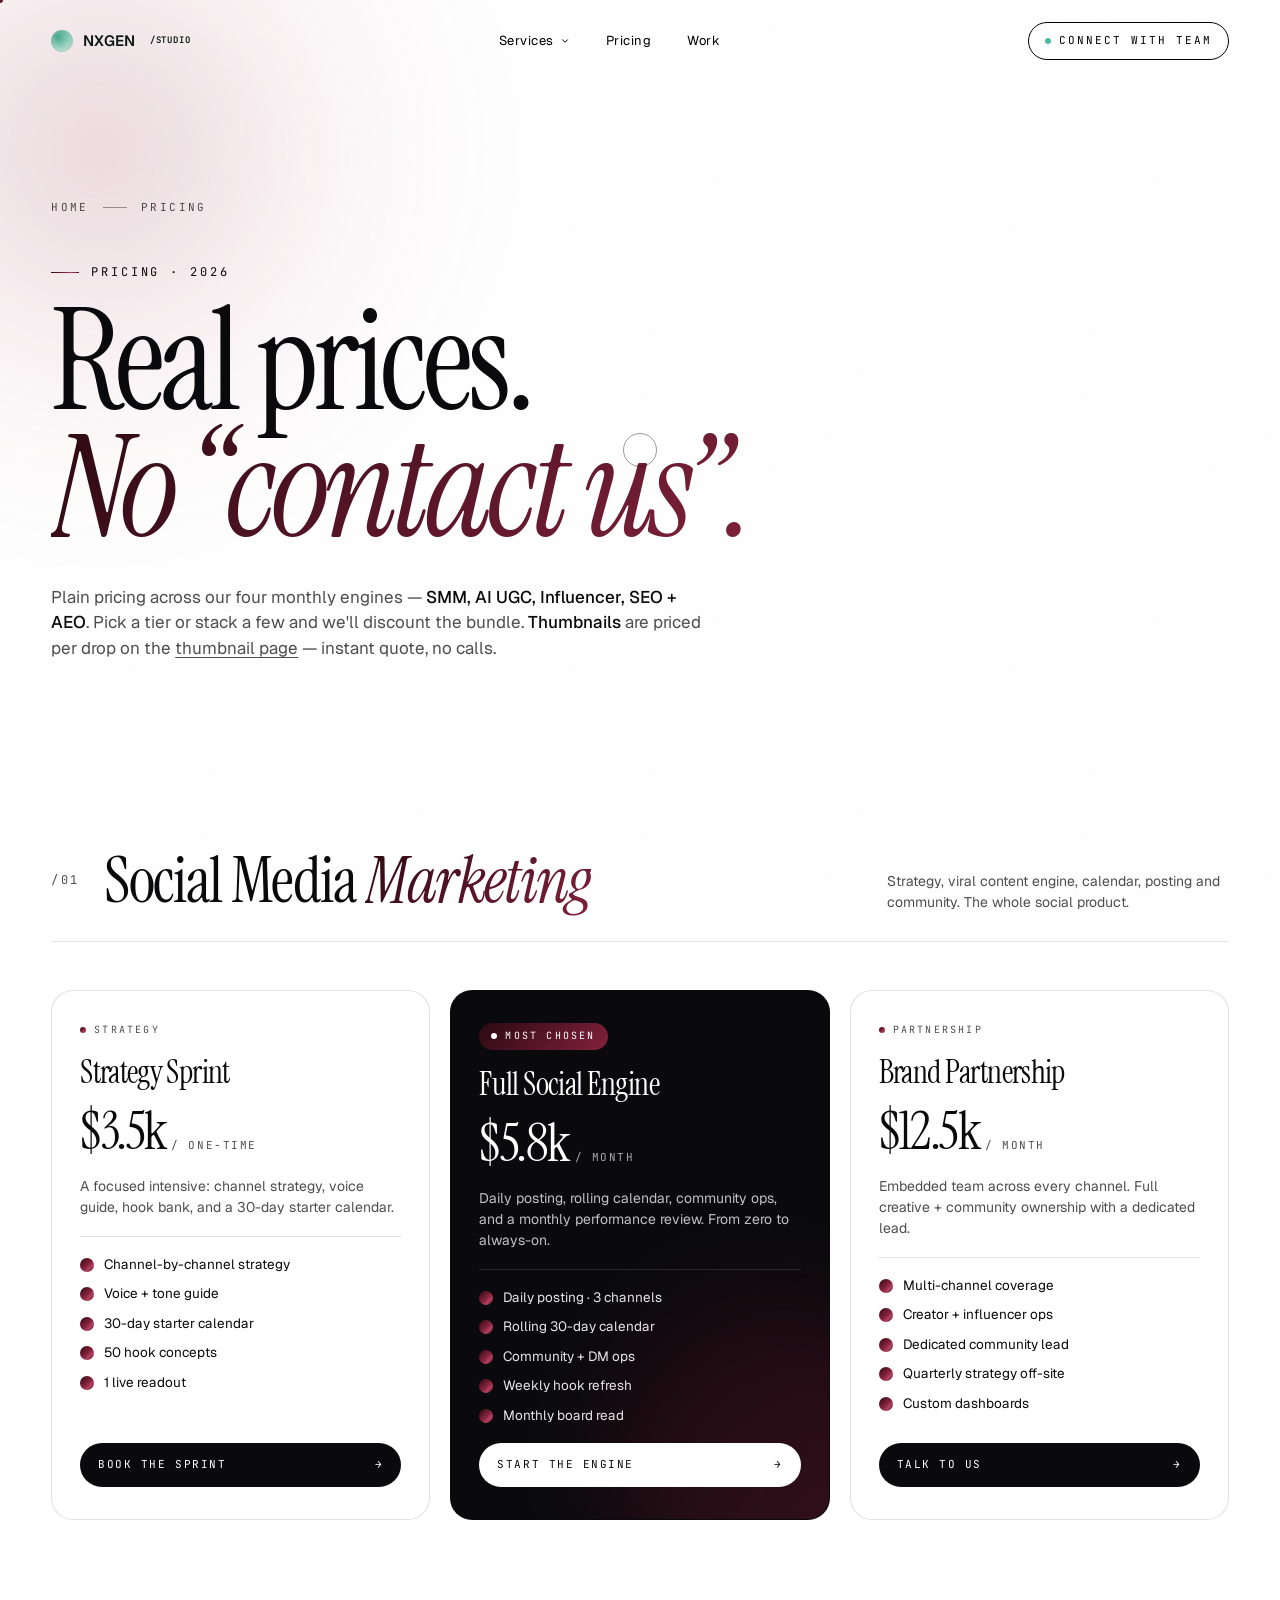
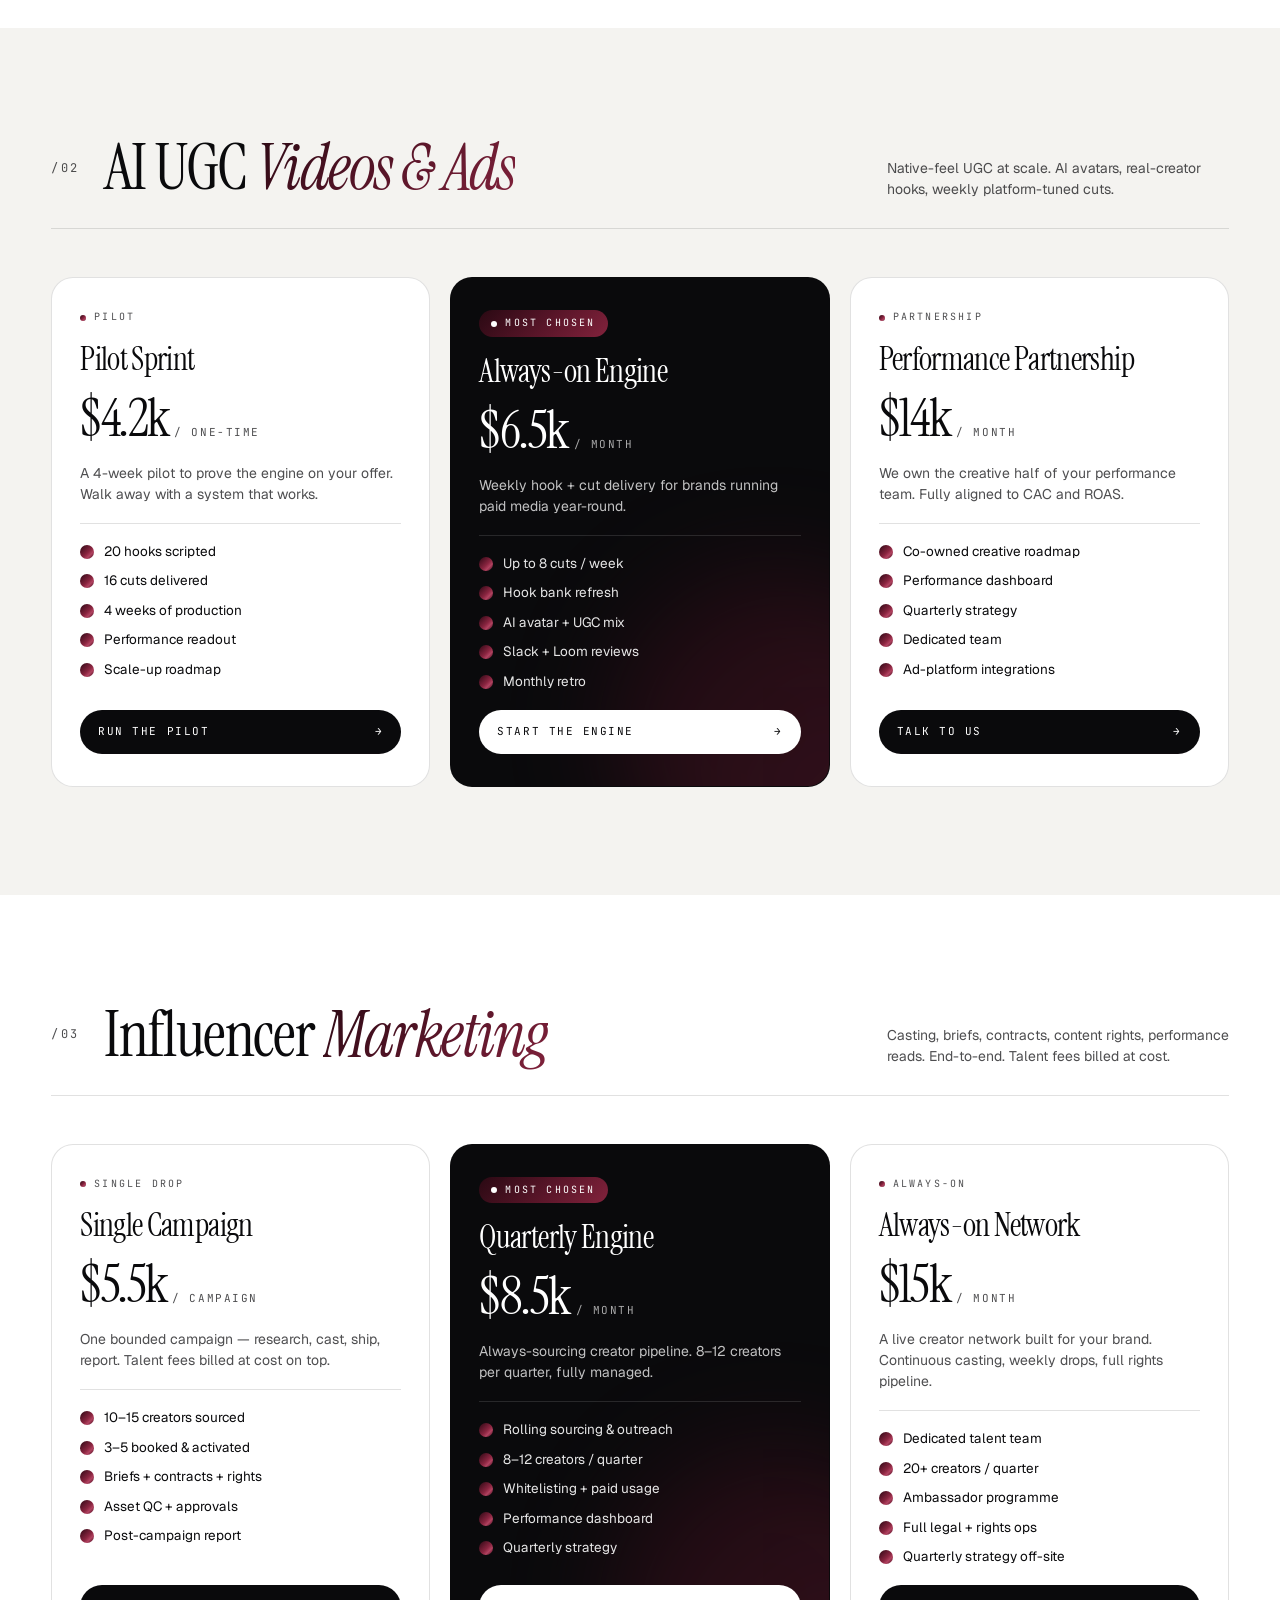
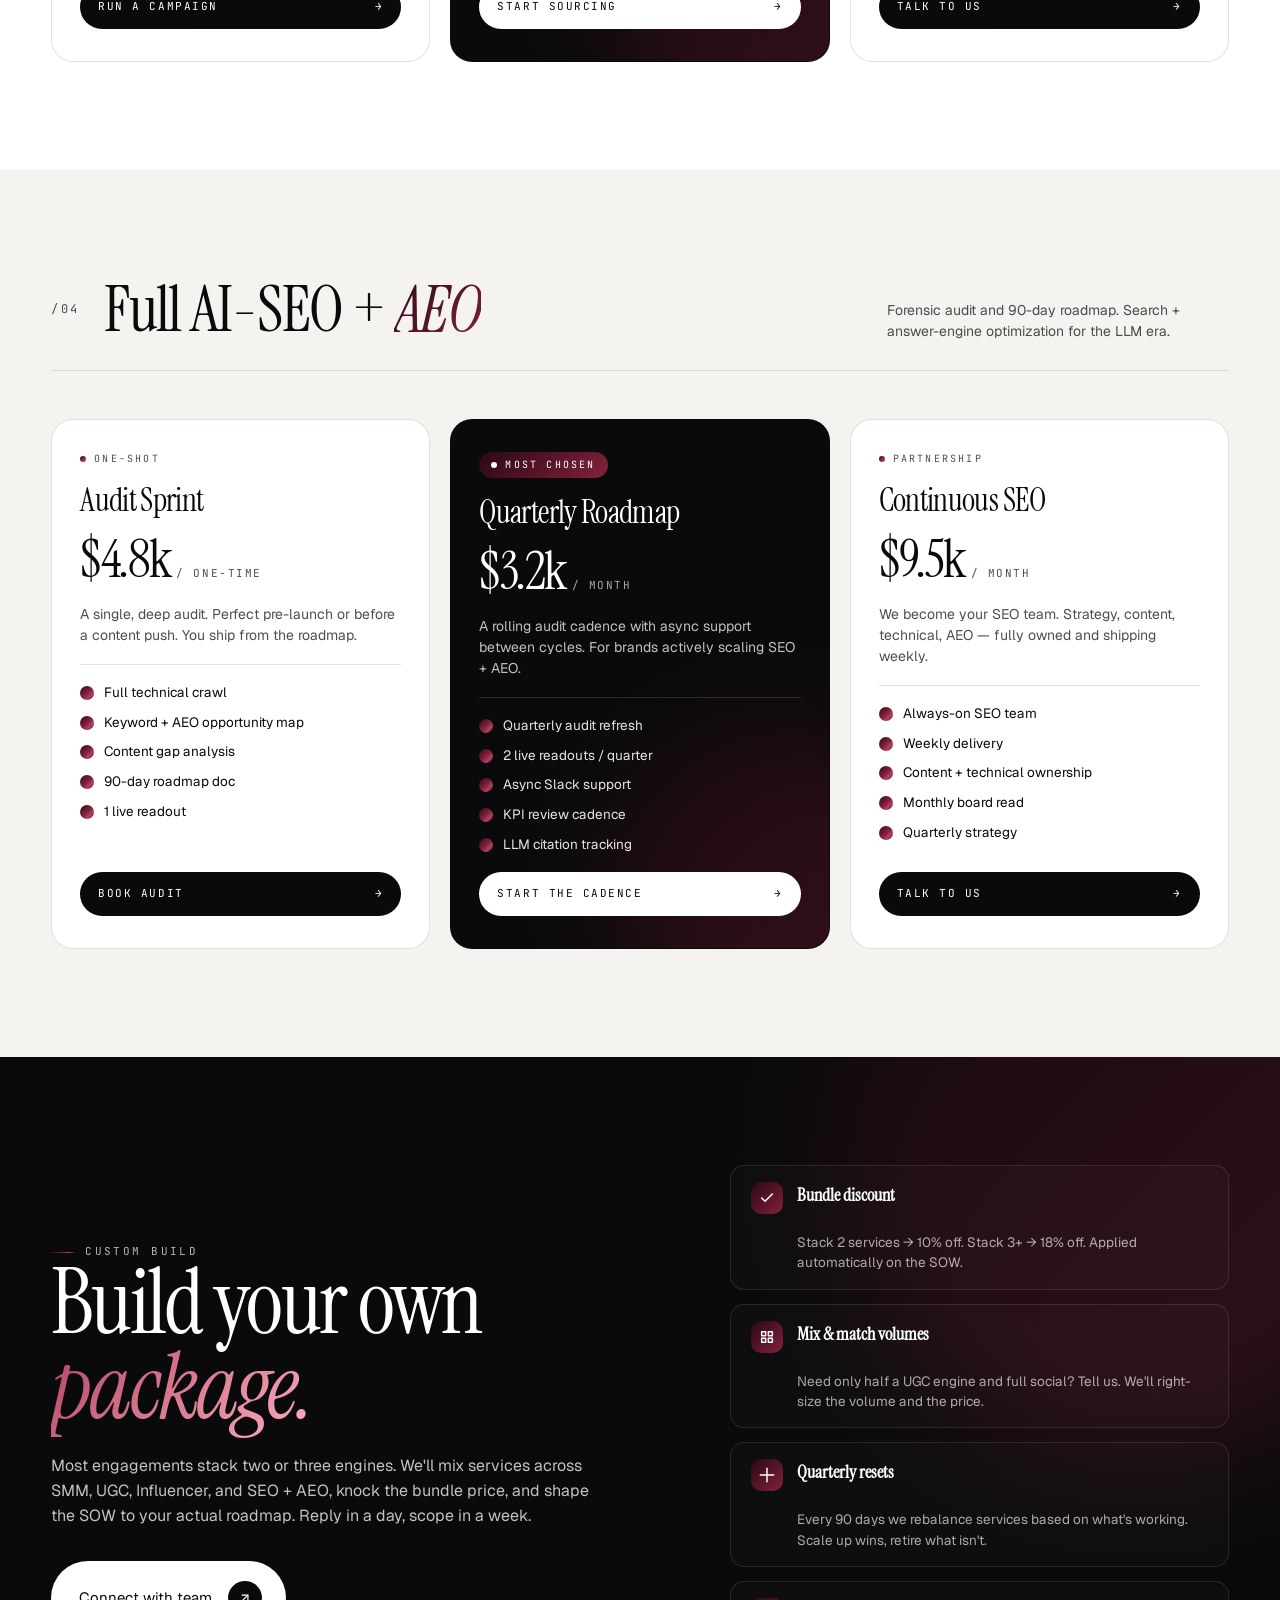
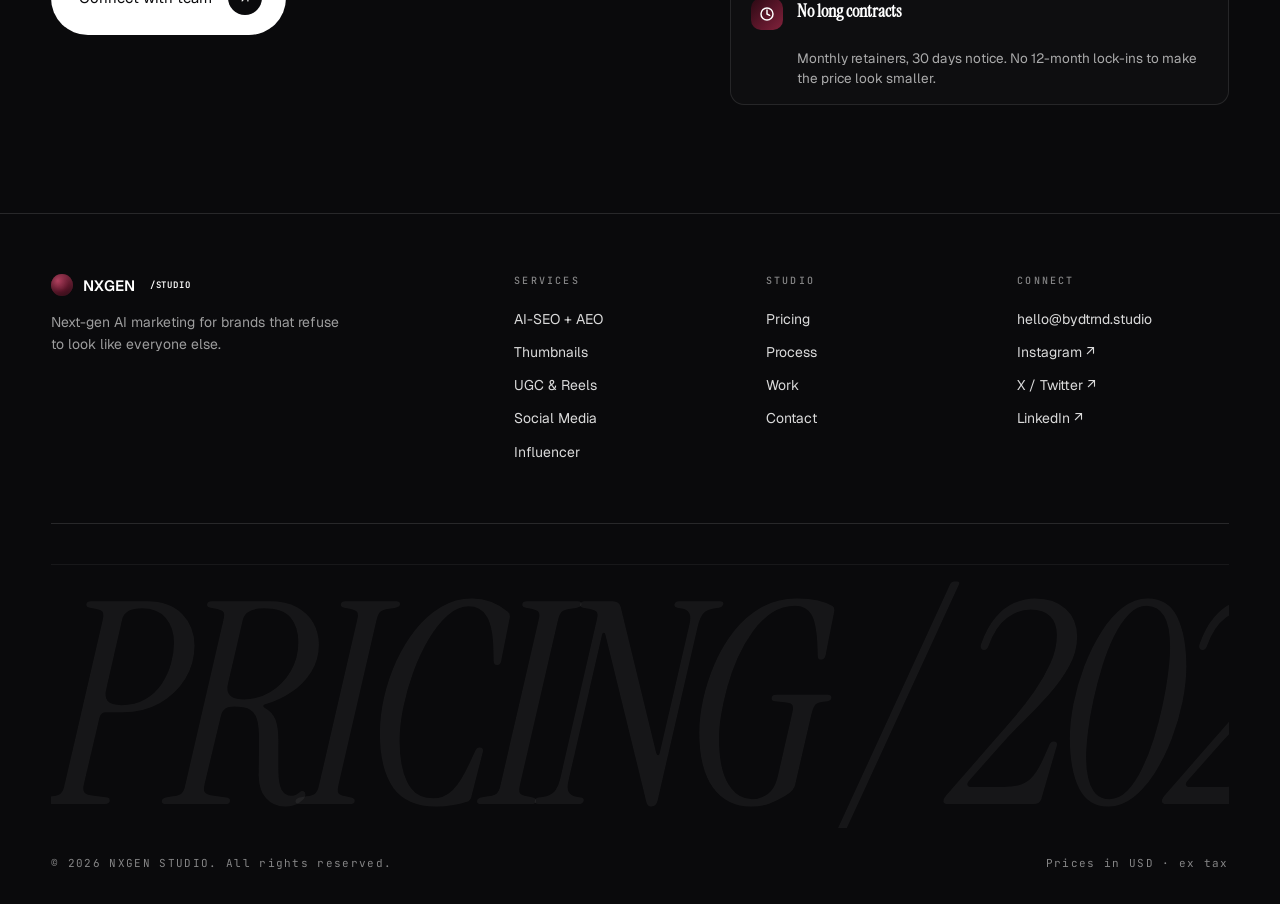
<file: pricing.html>
<!doctype html>
<html lang="en">
<head>
<meta charset="utf-8" />
<meta name="viewport" content="width=device-width, initial-scale=1" />
<title>Pricing — NXGEN STUDIO</title>
<link rel="preconnect" href="https://fonts.googleapis.com" />
<link rel="preconnect" href="https://fonts.gstatic.com" crossorigin />
<link rel="stylesheet" href="https://fonts.googleapis.com/css2?family=Instrument+Serif:ital@0;1&family=Geist:wght@300;400;500;600;700&family=JetBrains+Mono:wght@400;500&display=swap" />
<link rel="stylesheet" href="styles.css" />
</head>
<body class="no-js">

<div class="grain" aria-hidden="true"></div>
<div class="cursor-ring" aria-hidden="true"></div>
<div class="cursor-dot" aria-hidden="true"></div>

<div class="preloader" id="preloader" aria-hidden="true">
  <div class="curtain left"></div>
  <div class="curtain right"></div>
  <div class="preload-stage">
    <div class="preload-count"><span id="count">000</span><em>%</em></div>
    <div class="preload-bar"></div>
    <div class="preload-label">Loading pricing</div>
  </div>
</div>

<!-- NAV (matches home) -->
<nav class="nav" id="nav">
  <a href="Marketing Agency.html" class="brand" data-cursor>
    <span class="mark"></span> NXGEN<sup>/STUDIO</sup>
  </a>
  <div class="nav-links">
    <div class="nav-has-dropdown" id="services-dd">
      <a href="Marketing Agency.html#services" data-cursor>
        Services
        <svg class="chev" viewBox="0 0 24 24" fill="none" stroke="currentColor" stroke-width="2.4" stroke-linecap="round" stroke-linejoin="round"><polyline points="6 9 12 15 18 9"/></svg>
      </a>
      <div class="nav-dropdown" role="menu">
        <a class="nav-dd-item" href="services/ai-seo-audit.html" data-cursor>
          <span class="nd-num">01</span>
          <span class="nd-name">AI-SEO &amp; AEO Audit<small>Search + answer-engine optimization.</small></span>
          <svg class="nd-arrow" viewBox="0 0 24 24" fill="none" stroke="currentColor" stroke-width="2" stroke-linecap="round" stroke-linejoin="round"><line x1="5" y1="12" x2="19" y2="12"/><polyline points="13 5 19 12 13 19"/></svg>
        </a>
        <a class="nav-dd-item" href="services/thumbnail-creator.html" data-cursor>
          <span class="nd-num">02</span>
          <span class="nd-name">Thumbnail Creator<small>CTR-engineered cover art.</small></span>
          <svg class="nd-arrow" viewBox="0 0 24 24" fill="none" stroke="currentColor" stroke-width="2" stroke-linecap="round" stroke-linejoin="round"><line x1="5" y1="12" x2="19" y2="12"/><polyline points="13 5 19 12 13 19"/></svg>
        </a>
        <a class="nav-dd-item" href="services/ugc-reels.html" data-cursor>
          <span class="nd-num">03</span>
          <span class="nd-name">AI UGC Ads &amp; Reels<small>Native UGC at scale.</small></span>
          <svg class="nd-arrow" viewBox="0 0 24 24" fill="none" stroke="currentColor" stroke-width="2" stroke-linecap="round" stroke-linejoin="round"><line x1="5" y1="12" x2="19" y2="12"/><polyline points="13 5 19 12 13 19"/></svg>
        </a>
        <a class="nav-dd-item" href="services/social-media-marketing.html" data-cursor>
          <span class="nd-num">04</span>
          <span class="nd-name">Social Media Marketing<small>Calendar, posting &amp; community.</small></span>
          <svg class="nd-arrow" viewBox="0 0 24 24" fill="none" stroke="currentColor" stroke-width="2" stroke-linecap="round" stroke-linejoin="round"><line x1="5" y1="12" x2="19" y2="12"/><polyline points="13 5 19 12 13 19"/></svg>
        </a>
        <a class="nav-dd-item" href="services/influencer-marketing.html" data-cursor>
          <span class="nd-num">05</span>
          <span class="nd-name">Influencer Marketing<small>Casting, briefs, contracts, perf.</small></span>
          <svg class="nd-arrow" viewBox="0 0 24 24" fill="none" stroke="currentColor" stroke-width="2" stroke-linecap="round" stroke-linejoin="round"><line x1="5" y1="12" x2="19" y2="12"/><polyline points="13 5 19 12 13 19"/></svg>
        </a>
        <div class="nav-dd-foot">
          <span>All services</span>
          <a href="Marketing Agency.html#services" data-cursor>View all →</a>
        </div>
      </div>
    </div>
    <a href="pricing.html" data-cursor>Pricing</a>
    <a href="Marketing Agency.html#work" data-cursor>Work</a>
  </div>
  <a href="#contact" class="nav-cta" data-cursor>
    <span class="dot"></span> Connect with team
  </a>
</nav>

<!-- HERO -->
<section class="pricing-hero">
  <div class="wrap">
    <div class="svc-breadcrumb">
      <a href="Marketing Agency.html" data-cursor>Home</a>
      <span class="sep"></span>
      <span>Pricing</span>
    </div>
    <div class="svc-hero-eyebrow">Pricing · 2026</div>
    <h1 class="pricing-hero-title">Real prices.<br/><em>No “contact us”.</em></h1>
    <p class="pricing-hero-lead">
      Plain pricing across our four monthly engines — <strong>SMM, AI UGC, Influencer, SEO + AEO</strong>. Pick a tier or stack a few and we'll discount the bundle. <strong>Thumbnails</strong> are priced per drop on the <a href="services/thumbnail-creator.html" style="text-decoration:underline; text-underline-offset: 3px;" data-cursor>thumbnail page</a> — instant quote, no calls.
    </p>
  </div>
</section>

<!-- SMM -->
<section class="price-block">
  <div class="wrap">
    <div class="price-block-head">
      <div class="l">
        <span class="num">/01</span>
        <h2>Social Media <em>Marketing</em></h2>
      </div>
      <p class="sub">Strategy, viral content engine, calendar, posting and community. The whole social product.</p>
    </div>
    <div class="price-grid">

      <div class="price-card">
        <div class="pc-tag"><span class="dot"></span> Strategy</div>
        <div class="pc-name">Strategy Sprint</div>
        <div class="pc-price"><span class="amt">$3.5k</span><span class="per">/ one-time</span></div>
        <div class="pc-desc">A focused intensive: channel strategy, voice guide, hook bank, and a 30-day starter calendar.</div>
        <ul>
          <li>Channel-by-channel strategy</li>
          <li>Voice + tone guide</li>
          <li>30-day starter calendar</li>
          <li>50 hook concepts</li>
          <li>1 live readout</li>
        </ul>
        <a class="pc-cta" href="#contact" data-cursor><span>Book the sprint</span><span>→</span></a>
      </div>

      <div class="price-card feature">
        <div class="pc-tag popular"><span class="dot"></span> Most chosen</div>
        <div class="pc-name">Full Social Engine</div>
        <div class="pc-price"><span class="amt">$5.8k</span><span class="per">/ month</span></div>
        <div class="pc-desc">Daily posting, rolling calendar, community ops, and a monthly performance review. From zero to always-on.</div>
        <ul>
          <li>Daily posting · 3 channels</li>
          <li>Rolling 30-day calendar</li>
          <li>Community + DM ops</li>
          <li>Weekly hook refresh</li>
          <li>Monthly board read</li>
        </ul>
        <a class="pc-cta" href="#contact" data-cursor><span>Start the engine</span><span>→</span></a>
      </div>

      <div class="price-card">
        <div class="pc-tag"><span class="dot"></span> Partnership</div>
        <div class="pc-name">Brand Partnership</div>
        <div class="pc-price"><span class="amt">$12.5k</span><span class="per">/ month</span></div>
        <div class="pc-desc">Embedded team across every channel. Full creative + community ownership with a dedicated lead.</div>
        <ul>
          <li>Multi-channel coverage</li>
          <li>Creator + influencer ops</li>
          <li>Dedicated community lead</li>
          <li>Quarterly strategy off-site</li>
          <li>Custom dashboards</li>
        </ul>
        <a class="pc-cta" href="#contact" data-cursor><span>Talk to us</span><span>→</span></a>
      </div>

    </div>
  </div>
</section>

<!-- UGC -->
<section class="price-block alt">
  <div class="wrap">
    <div class="price-block-head">
      <div class="l">
        <span class="num">/02</span>
        <h2>AI UGC <em>Videos &amp; Ads</em></h2>
      </div>
      <p class="sub">Native-feel UGC at scale. AI avatars, real-creator hooks, weekly platform-tuned cuts.</p>
    </div>
    <div class="price-grid">

      <div class="price-card">
        <div class="pc-tag"><span class="dot"></span> Pilot</div>
        <div class="pc-name">Pilot Sprint</div>
        <div class="pc-price"><span class="amt">$4.2k</span><span class="per">/ one-time</span></div>
        <div class="pc-desc">A 4-week pilot to prove the engine on your offer. Walk away with a system that works.</div>
        <ul>
          <li>20 hooks scripted</li>
          <li>16 cuts delivered</li>
          <li>4 weeks of production</li>
          <li>Performance readout</li>
          <li>Scale-up roadmap</li>
        </ul>
        <a class="pc-cta" href="#contact" data-cursor><span>Run the pilot</span><span>→</span></a>
      </div>

      <div class="price-card feature">
        <div class="pc-tag popular"><span class="dot"></span> Most chosen</div>
        <div class="pc-name">Always-on Engine</div>
        <div class="pc-price"><span class="amt">$6.5k</span><span class="per">/ month</span></div>
        <div class="pc-desc">Weekly hook + cut delivery for brands running paid media year-round.</div>
        <ul>
          <li>Up to 8 cuts / week</li>
          <li>Hook bank refresh</li>
          <li>AI avatar + UGC mix</li>
          <li>Slack + Loom reviews</li>
          <li>Monthly retro</li>
        </ul>
        <a class="pc-cta" href="#contact" data-cursor><span>Start the engine</span><span>→</span></a>
      </div>

      <div class="price-card">
        <div class="pc-tag"><span class="dot"></span> Partnership</div>
        <div class="pc-name">Performance Partnership</div>
        <div class="pc-price"><span class="amt">$14k</span><span class="per">/ month</span></div>
        <div class="pc-desc">We own the creative half of your performance team. Fully aligned to CAC and ROAS.</div>
        <ul>
          <li>Co-owned creative roadmap</li>
          <li>Performance dashboard</li>
          <li>Quarterly strategy</li>
          <li>Dedicated team</li>
          <li>Ad-platform integrations</li>
        </ul>
        <a class="pc-cta" href="#contact" data-cursor><span>Talk to us</span><span>→</span></a>
      </div>

    </div>
  </div>
</section>

<!-- INFLUENCER -->
<section class="price-block">
  <div class="wrap">
    <div class="price-block-head">
      <div class="l">
        <span class="num">/03</span>
        <h2>Influencer <em>Marketing</em></h2>
      </div>
      <p class="sub">Casting, briefs, contracts, content rights, performance reads. End-to-end. Talent fees billed at cost.</p>
    </div>
    <div class="price-grid">

      <div class="price-card">
        <div class="pc-tag"><span class="dot"></span> Single drop</div>
        <div class="pc-name">Single Campaign</div>
        <div class="pc-price"><span class="amt">$5.5k</span><span class="per">/ campaign</span></div>
        <div class="pc-desc">One bounded campaign — research, cast, ship, report. Talent fees billed at cost on top.</div>
        <ul>
          <li>10–15 creators sourced</li>
          <li>3–5 booked &amp; activated</li>
          <li>Briefs + contracts + rights</li>
          <li>Asset QC + approvals</li>
          <li>Post-campaign report</li>
        </ul>
        <a class="pc-cta" href="#contact" data-cursor><span>Run a campaign</span><span>→</span></a>
      </div>

      <div class="price-card feature">
        <div class="pc-tag popular"><span class="dot"></span> Most chosen</div>
        <div class="pc-name">Quarterly Engine</div>
        <div class="pc-price"><span class="amt">$8.5k</span><span class="per">/ month</span></div>
        <div class="pc-desc">Always-sourcing creator pipeline. 8–12 creators per quarter, fully managed.</div>
        <ul>
          <li>Rolling sourcing &amp; outreach</li>
          <li>8–12 creators / quarter</li>
          <li>Whitelisting + paid usage</li>
          <li>Performance dashboard</li>
          <li>Quarterly strategy</li>
        </ul>
        <a class="pc-cta" href="#contact" data-cursor><span>Start sourcing</span><span>→</span></a>
      </div>

      <div class="price-card">
        <div class="pc-tag"><span class="dot"></span> Always-on</div>
        <div class="pc-name">Always-on Network</div>
        <div class="pc-price"><span class="amt">$15k</span><span class="per">/ month</span></div>
        <div class="pc-desc">A live creator network built for your brand. Continuous casting, weekly drops, full rights pipeline.</div>
        <ul>
          <li>Dedicated talent team</li>
          <li>20+ creators / quarter</li>
          <li>Ambassador programme</li>
          <li>Full legal + rights ops</li>
          <li>Quarterly strategy off-site</li>
        </ul>
        <a class="pc-cta" href="#contact" data-cursor><span>Talk to us</span><span>→</span></a>
      </div>

    </div>
  </div>
</section>

<!-- SEO + AEO -->
<section class="price-block alt">
  <div class="wrap">
    <div class="price-block-head">
      <div class="l">
        <span class="num">/04</span>
        <h2>Full AI-SEO + <em>AEO</em></h2>
      </div>
      <p class="sub">Forensic audit and 90-day roadmap. Search + answer-engine optimization for the LLM era.</p>
    </div>
    <div class="price-grid">

      <div class="price-card">
        <div class="pc-tag"><span class="dot"></span> One-shot</div>
        <div class="pc-name">Audit Sprint</div>
        <div class="pc-price"><span class="amt">$4.8k</span><span class="per">/ one-time</span></div>
        <div class="pc-desc">A single, deep audit. Perfect pre-launch or before a content push. You ship from the roadmap.</div>
        <ul>
          <li>Full technical crawl</li>
          <li>Keyword + AEO opportunity map</li>
          <li>Content gap analysis</li>
          <li>90-day roadmap doc</li>
          <li>1 live readout</li>
        </ul>
        <a class="pc-cta" href="#contact" data-cursor><span>Book audit</span><span>→</span></a>
      </div>

      <div class="price-card feature">
        <div class="pc-tag popular"><span class="dot"></span> Most chosen</div>
        <div class="pc-name">Quarterly Roadmap</div>
        <div class="pc-price"><span class="amt">$3.2k</span><span class="per">/ month</span></div>
        <div class="pc-desc">A rolling audit cadence with async support between cycles. For brands actively scaling SEO + AEO.</div>
        <ul>
          <li>Quarterly audit refresh</li>
          <li>2 live readouts / quarter</li>
          <li>Async Slack support</li>
          <li>KPI review cadence</li>
          <li>LLM citation tracking</li>
        </ul>
        <a class="pc-cta" href="#contact" data-cursor><span>Start the cadence</span><span>→</span></a>
      </div>

      <div class="price-card">
        <div class="pc-tag"><span class="dot"></span> Partnership</div>
        <div class="pc-name">Continuous SEO</div>
        <div class="pc-price"><span class="amt">$9.5k</span><span class="per">/ month</span></div>
        <div class="pc-desc">We become your SEO team. Strategy, content, technical, AEO — fully owned and shipping weekly.</div>
        <ul>
          <li>Always-on SEO team</li>
          <li>Weekly delivery</li>
          <li>Content + technical ownership</li>
          <li>Monthly board read</li>
          <li>Quarterly strategy</li>
        </ul>
        <a class="pc-cta" href="#contact" data-cursor><span>Talk to us</span><span>→</span></a>
      </div>

    </div>
  </div>
</section>

<!-- CUSTOMIZE -->
<section class="customize" id="contact">
  <div class="wrap">
    <div class="customize-grid">
      <div>
        <div class="sec-eyebrow" style="color: rgba(255,255,255,.7);">Custom build</div>
        <h2>Build your own<br/><em>package.</em></h2>
        <p>Most engagements stack two or three engines. We'll mix services across SMM, UGC, Influencer, and SEO + AEO, knock the bundle price, and shape the SOW to your actual roadmap. Reply in a day, scope in a week.</p>
        <a class="customize-cta" href="mailto:hello@bydtrnd.studio" data-cursor>
          <span>Connect with team</span>
          <span class="arr">
            <svg width="14" height="14" viewBox="0 0 24 24" fill="none" stroke="currentColor" stroke-width="2" stroke-linecap="round" stroke-linejoin="round"><line x1="7" y1="17" x2="17" y2="7"/><polyline points="7 7 17 7 17 17"/></svg>
          </span>
        </a>
      </div>
      <div class="customize-list">
        <div class="ck">
          <div class="ico">
            <svg width="16" height="16" viewBox="0 0 24 24" fill="none" stroke="currentColor" stroke-width="2.2" stroke-linecap="round" stroke-linejoin="round"><polyline points="20 6 9 17 4 12"/></svg>
          </div>
          <div>
            <strong>Bundle discount</strong>
            <p>Stack 2 services → 10% off. Stack 3+ → 18% off. Applied automatically on the SOW.</p>
          </div>
        </div>
        <div class="ck">
          <div class="ico">
            <svg width="16" height="16" viewBox="0 0 24 24" fill="none" stroke="currentColor" stroke-width="2.2" stroke-linecap="round" stroke-linejoin="round"><path d="M4 4h6v6H4zM14 4h6v6h-6zM4 14h6v6H4zM14 14h6v6h-6z"/></svg>
          </div>
          <div>
            <strong>Mix &amp; match volumes</strong>
            <p>Need only half a UGC engine and full social? Tell us. We'll right-size the volume and the price.</p>
          </div>
        </div>
        <div class="ck">
          <div class="ico">
            <svg width="16" height="16" viewBox="0 0 24 24" fill="none" stroke="currentColor" stroke-width="2.2" stroke-linecap="round" stroke-linejoin="round"><path d="M12 2v20M2 12h20"/></svg>
          </div>
          <div>
            <strong>Quarterly resets</strong>
            <p>Every 90 days we rebalance services based on what's working. Scale up wins, retire what isn't.</p>
          </div>
        </div>
        <div class="ck">
          <div class="ico">
            <svg width="16" height="16" viewBox="0 0 24 24" fill="none" stroke="currentColor" stroke-width="2.2" stroke-linecap="round" stroke-linejoin="round"><circle cx="12" cy="12" r="9"/><path d="M12 6v6l4 2"/></svg>
          </div>
          <div>
            <strong>No long contracts</strong>
            <p>Monthly retainers, 30 days notice. No 12-month lock-ins to make the price look smaller.</p>
          </div>
        </div>
      </div>
    </div>
  </div>
</section>

<!-- FOOTER -->
<footer>
  <div class="foot-grid">
    <div class="foot-brand">
      <a href="Marketing Agency.html" class="brand" data-cursor>
        <span class="mark"></span> NXGEN<sup>/STUDIO</sup>
      </a>
      <p>Next-gen AI marketing for brands that refuse to look like everyone else.</p>
    </div>
    <div class="foot-col">
      <h6>Services</h6>
      <ul>
        <li><a href="services/ai-seo-audit.html" data-cursor>AI-SEO + AEO</a></li>
        <li><a href="services/thumbnail-creator.html" data-cursor>Thumbnails</a></li>
        <li><a href="services/ugc-reels.html" data-cursor>UGC &amp; Reels</a></li>
        <li><a href="services/social-media-marketing.html" data-cursor>Social Media</a></li>
        <li><a href="services/influencer-marketing.html" data-cursor>Influencer</a></li>
      </ul>
    </div>
    <div class="foot-col">
      <h6>Studio</h6>
      <ul>
        <li><a href="pricing.html" data-cursor>Pricing</a></li>
        <li><a href="Marketing Agency.html#process" data-cursor>Process</a></li>
        <li><a href="Marketing Agency.html#work" data-cursor>Work</a></li>
        <li><a href="#contact" data-cursor>Contact</a></li>
      </ul>
    </div>
    <div class="foot-col">
      <h6>Connect</h6>
      <ul>
        <li><a href="mailto:hello@bydtrnd.studio" data-cursor>hello@bydtrnd.studio</a></li>
        <li><a href="#" data-cursor>Instagram ↗</a></li>
        <li><a href="#" data-cursor>X / Twitter ↗</a></li>
        <li><a href="#" data-cursor>LinkedIn ↗</a></li>
      </ul>
    </div>
  </div>
  <div class="foot-mark" aria-hidden="true">PRICING / 2026</div>
  <div class="foot-bottom">
    <span>© 2026 NXGEN STUDIO. All rights reserved.</span>
    <span>Prices in USD · ex tax</span>
  </div>
</footer>

<script src="app.js"></script>
</body>
</html>
</file>
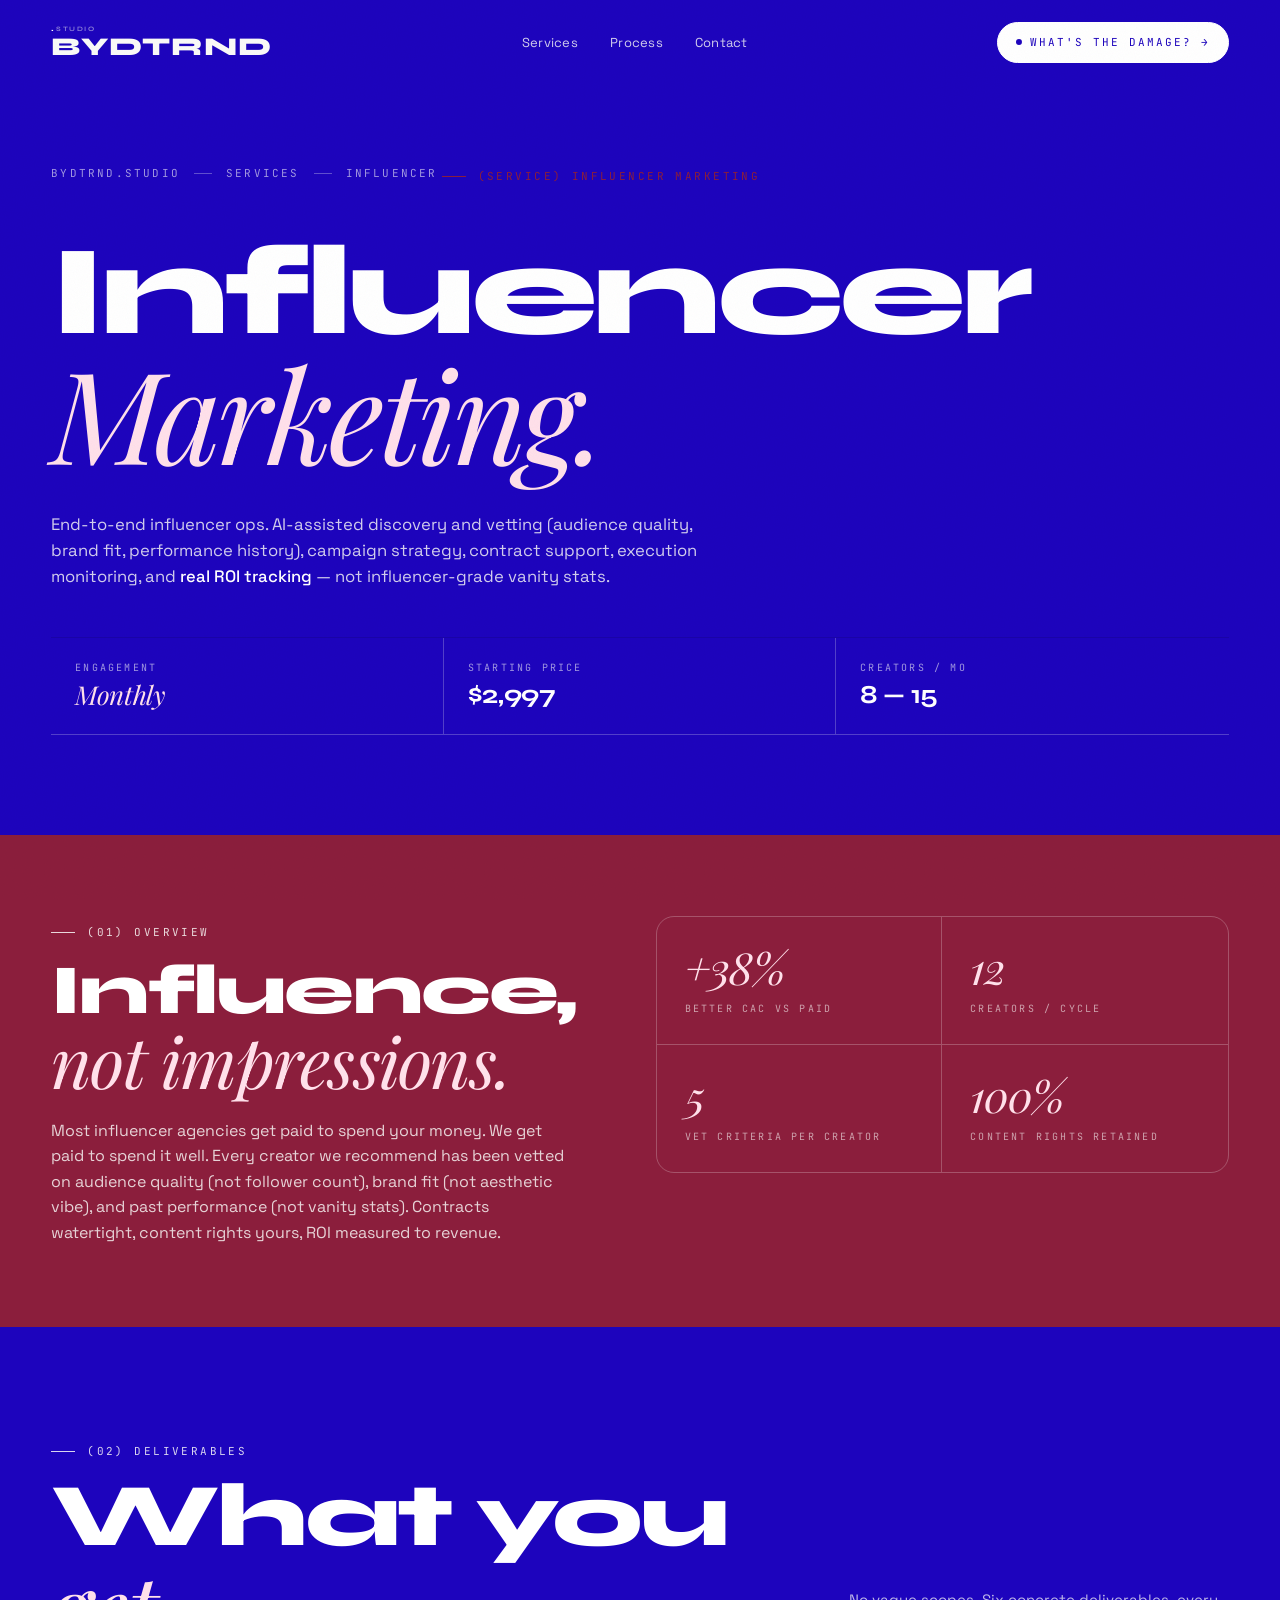
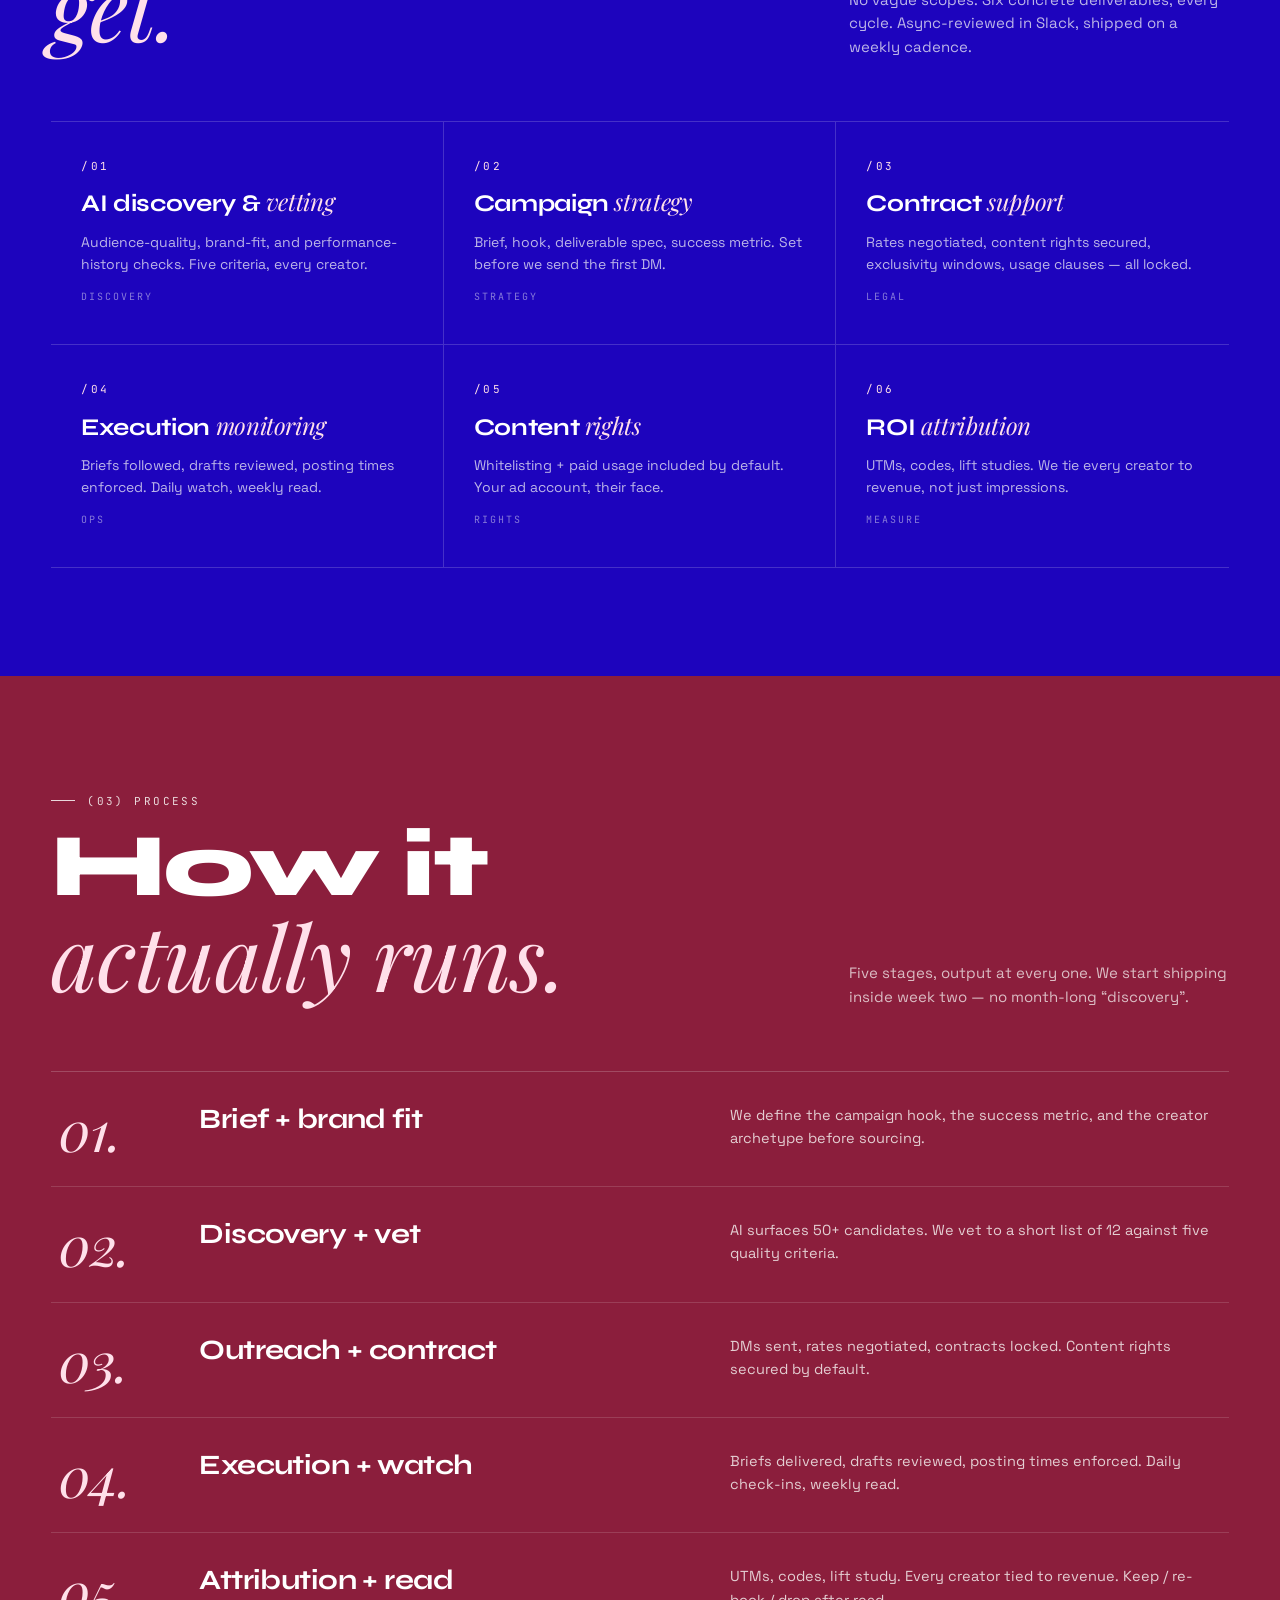
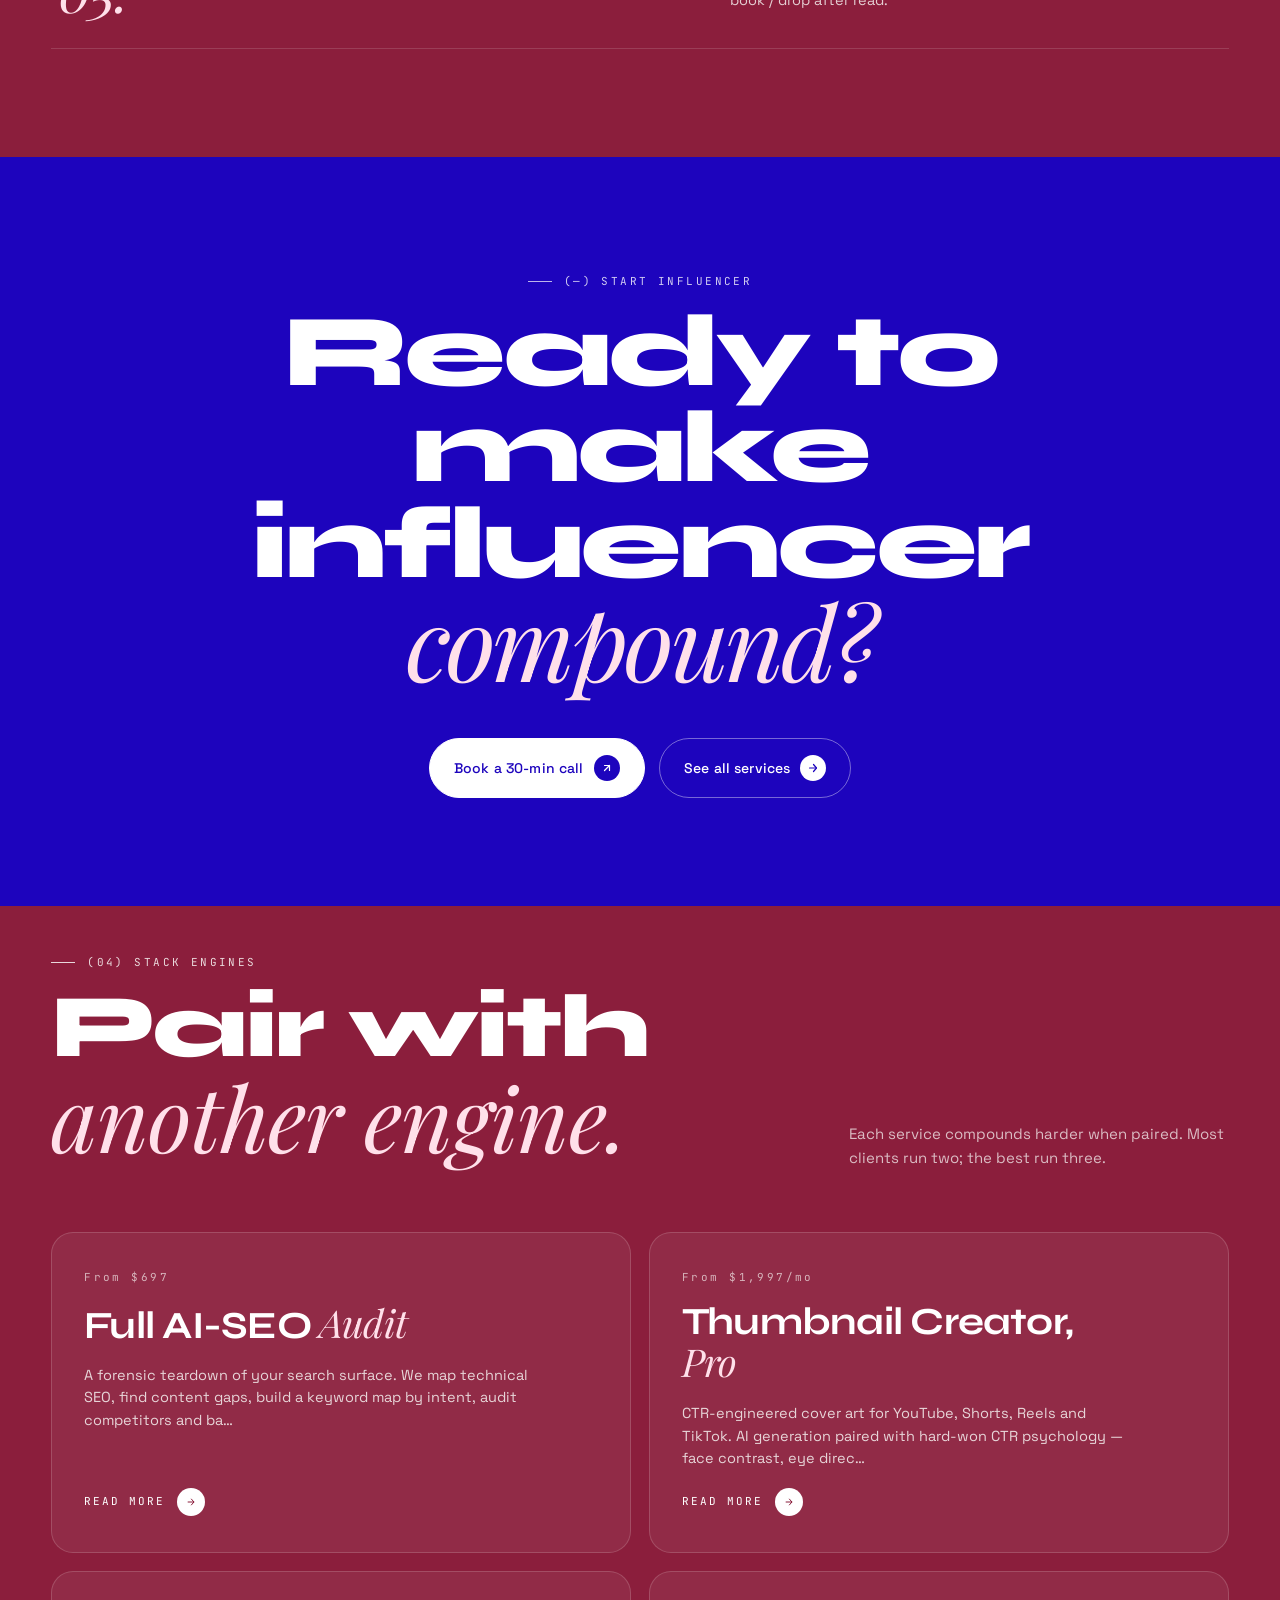
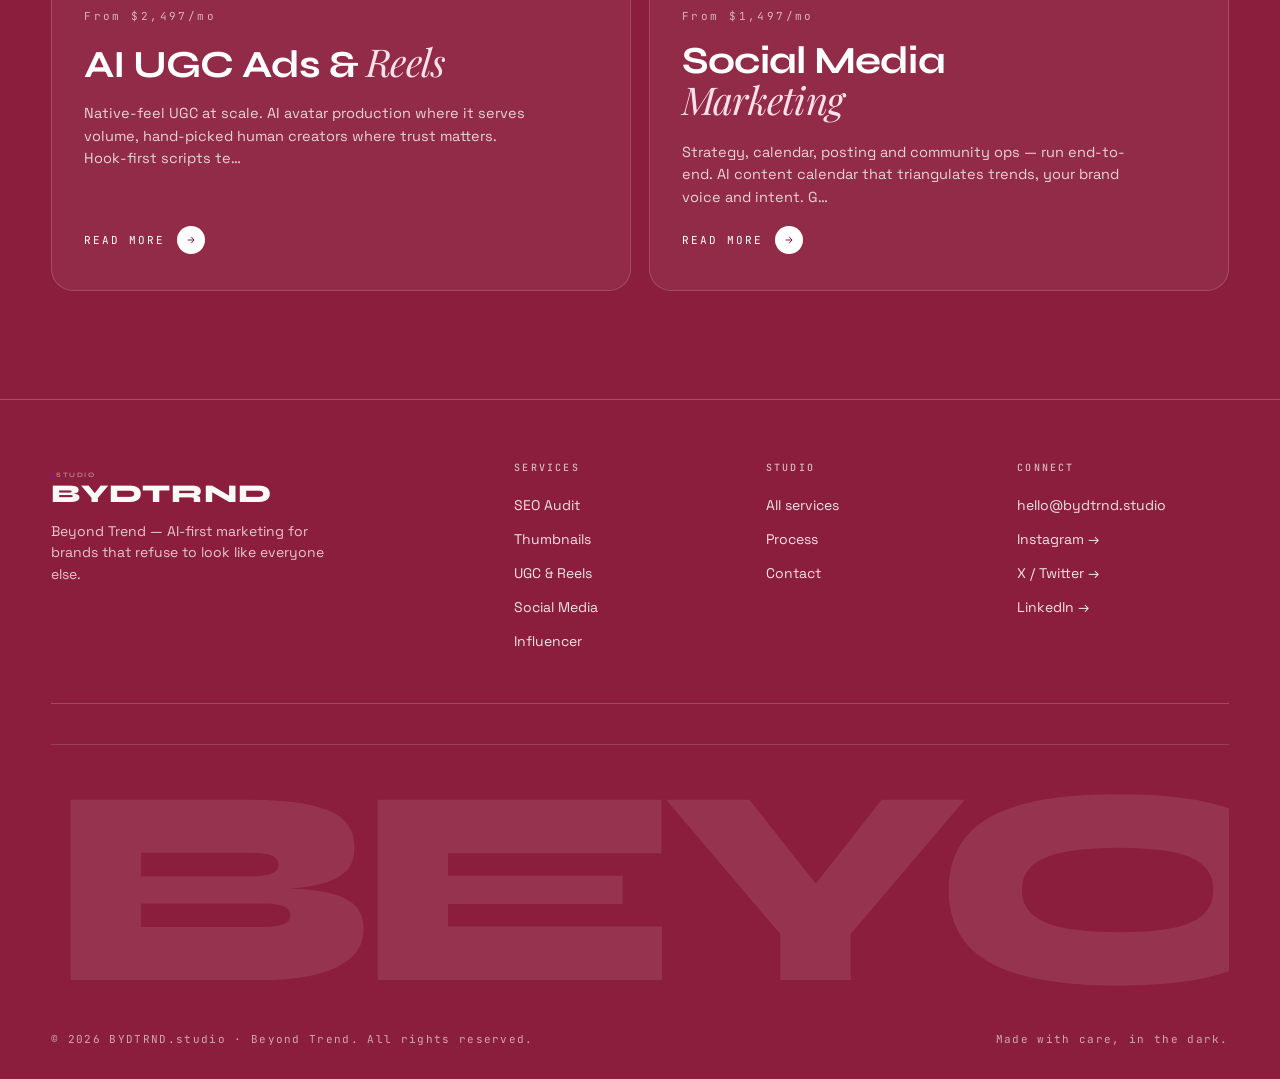
<file: services/influencer.html>
<!doctype html>
<html lang="en">
<head>
<meta charset="utf-8" />
<meta name="viewport" content="width=device-width, initial-scale=1" />
<title>Influencer Marketing — BYDTRND.studio · Beyond Trend</title>
<link rel="preconnect" href="https://fonts.googleapis.com" />
<link rel="preconnect" href="https://fonts.gstatic.com" crossorigin />
<link rel="stylesheet" href="https://fonts.googleapis.com/css2?family=Syne:wght@500;600;700;800&family=Playfair+Display:ital,wght@1,400;1,500&family=Space+Grotesk:wght@300;400;500&family=JetBrains+Mono:wght@400;500&display=swap" />
<link rel="stylesheet" href="../nxgen-v3.css" />
</head>
<body class="no-js">

<div class="grain" aria-hidden="true"></div>
<div class="cursor-ring" aria-hidden="true"></div>
<div class="cursor-dot" aria-hidden="true"></div>
<div class="scrollbar" aria-hidden="true"><div></div></div>

<!-- PRELOADER -->
<div class="preload" id="preload" aria-hidden="true">
  <div class="curtain l"></div>
  <div class="curtain r"></div>
  <div class="preload-stage">
    <span class="cstar light" aria-hidden="true">
      <svg class="base" viewBox="0 0 100 100"><path d="M50,0 C51,40 60,49 100,50 C60,51 51,60 50,100 C49,60 40,51 0,50 C40,49 49,40 50,0 Z" fill="#FFFFFF"/></svg>
      <span class="layer r"><svg viewBox="0 0 100 100"><path d="M50,0 C51,40 60,49 100,50 C60,51 51,60 50,100 C49,60 40,51 0,50 C40,49 49,40 50,0 Z" fill="#8B1E3C"/></svg></span>
      <span class="layer i"><svg viewBox="0 0 100 100"><path d="M50,0 C51,40 60,49 100,50 C60,51 51,60 50,100 C49,60 40,51 0,50 C40,49 49,40 50,0 Z" fill="#1D04BD"/></svg></span>
    </span>
    <div class="preload-count"><span>000</span><em>%</em></div>
    <div class="preload-bar"><div></div></div>
    <div class="preload-label">Influencer Marketing</div>
  </div>
</div>

<!-- NAV -->
<nav class="nav">
  <a href="../index.html" class="brand" data-cursor>
    <span class="logo">BYDTRND<span class="studio"><span class="dot">.</span>studio</span></span>
  </a>
  <div class="nav-links">
    <a href="../services.html" data-cursor>Services</a>
    <a href="../index.html#process" data-cursor>Process</a>
    <a href="../index.html#contact" data-cursor>Contact</a>
  </div>
  <a href="../pricing.html" class="nav-cta" data-cursor>
    <span class="dot"></span> What&apos;s the damage? &rarr;
  </a>
</nav>

<!-- HERO -->
<header class="detail-hero">
  <div class="wrap">
    <div class="crumbs">
      <a href="../index.html" data-cursor>BYDTRND.studio</a>
      <span class="sep"></span>
      <a href="../services.html" data-cursor>Services</a>
      <span class="sep"></span>
      <span>Influencer</span>
    </div>
    <div class="sec-eyebrow rv">(Service) Influencer Marketing</div>
    <h1 class="rv d1">Influencer<br/><em>Marketing.</em></h1>
    <p class="lead rv d2">End-to-end influencer ops. AI-assisted discovery and vetting (audience quality, brand fit, performance history), campaign strategy, contract support, execution monitoring, and <strong>real ROI tracking</strong> — not influencer-grade vanity stats.</p>
    <div class="meta-row rv d3">
      
      <div class="m">
        <div class="m-l">Engagement</div>
        <div class="m-v"><em>Monthly</em></div>
      </div>
      <div class="m">
        <div class="m-l">Starting price</div>
        <div class="m-v">$2,997</div>
      </div>
      <div class="m">
        <div class="m-l">Creators / mo</div>
        <div class="m-v">8 — 15</div>
      </div>
    </div>
  </div>
</header>

<!-- OVERVIEW + STATS -->
<section class="detail-split">
  <div class="wrap">
    <div class="dsplit">
      <div>
        <div class="sec-eyebrow rv">(01) Overview</div>
        <h2 class="rv d1" style="margin-top:14px;">Influence, <em>not impressions.</em></h2>
        <p class="rv d2">Most influencer agencies get paid to spend your money. We get paid to spend it well. Every creator we recommend has been vetted on audience quality (not follower count), brand fit (not aesthetic vibe), and past performance (not vanity stats). Contracts watertight, content rights yours, ROI measured to revenue.</p>
      </div>
      <div class="dsplit-stats rv d2">
        
        <div class="ds">
          <div class="ds-n"><em>+38%</em></div>
          <div class="ds-l">Better CAC vs paid</div>
        </div>
        <div class="ds">
          <div class="ds-n"><em>12</em></div>
          <div class="ds-l">Creators / cycle</div>
        </div>
        <div class="ds">
          <div class="ds-n"><em>5</em></div>
          <div class="ds-l">Vet criteria per creator</div>
        </div>
        <div class="ds">
          <div class="ds-n"><em>100%</em></div>
          <div class="ds-l">Content rights retained</div>
        </div>
      </div>
    </div>
  </div>
</section>

<!-- DELIVERABLES (dark) -->
<section class="deliv">
  <div class="wrap">
    <div class="sec-head">
      <div>
        <div class="sec-eyebrow rv">(02) Deliverables</div>
        <h2 class="sec-title rv d1" style="color:#FFF;">What you<br/><em>get.</em></h2>
      </div>
      <p class="sec-sub rv d2">No vague scopes. Six concrete deliverables, every cycle. Async-reviewed in Slack, shipped on a weekly cadence.</p>
    </div>
    <div class="deliv-grid">
      
      <div class="del rv ">
        <div class="del-num">/01</div>
        <div class="del-h">AI discovery &amp; <em>vetting</em></div>
        <div class="del-p">Audience-quality, brand-fit, and performance-history checks. Five criteria, every creator.</div>
        <div class="del-tag">Discovery</div>
      </div>
      <div class="del rv d1">
        <div class="del-num">/02</div>
        <div class="del-h">Campaign <em>strategy</em></div>
        <div class="del-p">Brief, hook, deliverable spec, success metric. Set before we send the first DM.</div>
        <div class="del-tag">Strategy</div>
      </div>
      <div class="del rv d2">
        <div class="del-num">/03</div>
        <div class="del-h">Contract <em>support</em></div>
        <div class="del-p">Rates negotiated, content rights secured, exclusivity windows, usage clauses — all locked.</div>
        <div class="del-tag">Legal</div>
      </div>
      <div class="del rv ">
        <div class="del-num">/04</div>
        <div class="del-h">Execution <em>monitoring</em></div>
        <div class="del-p">Briefs followed, drafts reviewed, posting times enforced. Daily watch, weekly read.</div>
        <div class="del-tag">Ops</div>
      </div>
      <div class="del rv d1">
        <div class="del-num">/05</div>
        <div class="del-h">Content <em>rights</em></div>
        <div class="del-p">Whitelisting + paid usage included by default. Your ad account, their face.</div>
        <div class="del-tag">Rights</div>
      </div>
      <div class="del rv d2">
        <div class="del-num">/06</div>
        <div class="del-h">ROI <em>attribution</em></div>
        <div class="del-p">UTMs, codes, lift studies. We tie every creator to revenue, not just impressions.</div>
        <div class="del-tag">Measure</div>
      </div>
    </div>
  </div>
</section>

<!-- TIMELINE -->
<section class="timeline">
  <div class="wrap">
    <div class="sec-head">
      <div>
        <div class="sec-eyebrow rv">(03) Process</div>
        <h2 class="sec-title rv d1">How it<br/><em>actually runs.</em></h2>
      </div>
      <p class="sec-sub rv d2">Five stages, output at every one. We start shipping inside week two — no month-long &ldquo;discovery&rdquo;.</p>
    </div>
    <div class="tl-list">
      
      <div class="tl-row rv ">
        <div class="tl-num">01.</div>
        <div class="tl-h">Brief + brand fit</div>
        <div class="tl-p">We define the campaign hook, the success metric, and the creator archetype before sourcing.</div>
      </div>
      <div class="tl-row rv d1">
        <div class="tl-num">02.</div>
        <div class="tl-h">Discovery + vet</div>
        <div class="tl-p">AI surfaces 50+ candidates. We vet to a short list of 12 against five quality criteria.</div>
      </div>
      <div class="tl-row rv ">
        <div class="tl-num">03.</div>
        <div class="tl-h">Outreach + contract</div>
        <div class="tl-p">DMs sent, rates negotiated, contracts locked. Content rights secured by default.</div>
      </div>
      <div class="tl-row rv d1">
        <div class="tl-num">04.</div>
        <div class="tl-h">Execution + watch</div>
        <div class="tl-p">Briefs delivered, drafts reviewed, posting times enforced. Daily check-ins, weekly read.</div>
      </div>
      <div class="tl-row rv ">
        <div class="tl-num">05.</div>
        <div class="tl-h">Attribution + read</div>
        <div class="tl-p">UTMs, codes, lift study. Every creator tied to revenue. Keep / re-book / drop after read.</div>
      </div>
    </div>
  </div>
</section>

<!-- WINE CTA -->
<section class="wine-cta">
  <div class="wrap">
    <div class="sec-eyebrow rv">(—) Start influencer</div>
    <h2 class="rv d1">Ready to make influencer<br/><em>compound?</em></h2>
    <div class="actions rv d2">
      <a href="../index.html#contact" class="btn primary" data-cursor>
        <span>Book a 30-min call</span>
        <span class="arr"><svg width="12" height="12" viewBox="0 0 24 24" fill="none" stroke="currentColor" stroke-width="2.4" stroke-linecap="round" stroke-linejoin="round"><line x1="7" y1="17" x2="17" y2="7"/><polyline points="7 7 17 7 17 17"/></svg></span>
      </a>
      <a href="../services.html" class="btn secondary" data-cursor>
        <span>See all services</span>
        <span class="arr"><svg width="12" height="12" viewBox="0 0 24 24" fill="none" stroke="currentColor" stroke-width="2.4" stroke-linecap="round" stroke-linejoin="round"><line x1="5" y1="12" x2="19" y2="12"/><polyline points="13 5 19 12 13 19"/></svg></span>
      </a>
    </div>
  </div>
</section>

<!-- RELATED -->
<section class="svc-cards">
  <div class="wrap">
    <div class="sec-head">
      <div>
        <div class="sec-eyebrow rv">(04) Stack engines</div>
        <h2 class="sec-title rv d1">Pair with<br/><em>another engine.</em></h2>
      </div>
      <p class="sec-sub rv d2">Each service compounds harder when paired. Most clients run two; the best run three.</p>
    </div>
    <div class="svc-cards-grid">
      
        <a href="seo-audit.html" class="svc-card rv " data-cursor>
          <div class="num">From $697</div>
          <h3>Full AI-SEO <em>Audit</em></h3>
          <p>A forensic teardown of your search surface. We map technical SEO, find content gaps, build a keyword map by intent, audit competitors and ba…</p>
          <span class="go">
            <span>Read more</span>
            <span class="arr"><svg width="10" height="10" viewBox="0 0 24 24" fill="none" stroke="currentColor" stroke-width="2.4" stroke-linecap="round" stroke-linejoin="round"><line x1="5" y1="12" x2="19" y2="12"/><polyline points="13 5 19 12 13 19"/></svg></span>
          </span>
        </a>
        <a href="thumbnails.html" class="svc-card rv d1" data-cursor>
          <div class="num">From $1,997/mo</div>
          <h3>Thumbnail Creator, <em>Pro</em></h3>
          <p>CTR-engineered cover art for YouTube, Shorts, Reels and TikTok. AI generation paired with hard-won CTR psychology — face contrast, eye direc…</p>
          <span class="go">
            <span>Read more</span>
            <span class="arr"><svg width="10" height="10" viewBox="0 0 24 24" fill="none" stroke="currentColor" stroke-width="2.4" stroke-linecap="round" stroke-linejoin="round"><line x1="5" y1="12" x2="19" y2="12"/><polyline points="13 5 19 12 13 19"/></svg></span>
          </span>
        </a>
        <a href="ugc-ads.html" class="svc-card rv " data-cursor>
          <div class="num">From $2,497/mo</div>
          <h3>AI UGC Ads & <em>Reels</em></h3>
          <p>Native-feel UGC at scale. AI avatar production where it serves volume, hand-picked human creators where trust matters. Hook-first scripts te…</p>
          <span class="go">
            <span>Read more</span>
            <span class="arr"><svg width="10" height="10" viewBox="0 0 24 24" fill="none" stroke="currentColor" stroke-width="2.4" stroke-linecap="round" stroke-linejoin="round"><line x1="5" y1="12" x2="19" y2="12"/><polyline points="13 5 19 12 13 19"/></svg></span>
          </span>
        </a>
        <a href="social-media.html" class="svc-card rv d1" data-cursor>
          <div class="num">From $1,497/mo</div>
          <h3>Social Media <em>Marketing</em></h3>
          <p>Strategy, calendar, posting and community ops — run end-to-end. AI content calendar that triangulates trends, your brand voice and intent. G…</p>
          <span class="go">
            <span>Read more</span>
            <span class="arr"><svg width="10" height="10" viewBox="0 0 24 24" fill="none" stroke="currentColor" stroke-width="2.4" stroke-linecap="round" stroke-linejoin="round"><line x1="5" y1="12" x2="19" y2="12"/><polyline points="13 5 19 12 13 19"/></svg></span>
          </span>
        </a>
    </div>
  </div>
</section>

<!-- FOOTER -->
<footer>
  <div class="foot-grid">
    <div class="foot-brand">
      <a href="../index.html" class="brand" data-cursor>
    <span class="logo">BYDTRND<span class="studio"><span class="dot">.</span>studio</span></span>
  </a>
      <p>Beyond Trend — AI-first marketing for brands that refuse to look like everyone else.</p>
    </div>
    <div class="foot-col">
      <h6>Services</h6>
      <ul>
        <li><a href="seo-audit.html" data-cursor>SEO Audit</a></li>
        <li><a href="thumbnails.html" data-cursor>Thumbnails</a></li>
        <li><a href="ugc-ads.html" data-cursor>UGC &amp; Reels</a></li>
        <li><a href="social-media.html" data-cursor>Social Media</a></li>
        <li><a href="influencer.html" data-cursor>Influencer</a></li>
      </ul>
    </div>
    <div class="foot-col">
      <h6>Studio</h6>
      <ul>
        <li><a href="../services.html" data-cursor>All services</a></li>
        <li><a href="../index.html#process" data-cursor>Process</a></li>
        <li><a href="../index.html#contact" data-cursor>Contact</a></li>
      </ul>
    </div>
    <div class="foot-col">
      <h6>Connect</h6>
      <ul>
        <li><a href="mailto:hello@bydtrnd.studio" data-cursor>hello@bydtrnd.studio</a></li>
        <li><a href="#" data-cursor>Instagram &rarr;</a></li>
        <li><a href="#" data-cursor>X / Twitter &rarr;</a></li>
        <li><a href="#" data-cursor>LinkedIn &rarr;</a></li>
      </ul>
    </div>
  </div>
  <div class="foot-mark" aria-hidden="true">
    <div class="foot-mark-track">
      <span>BEYOND TREND&nbsp;·&nbsp;</span><span>BEYOND TREND&nbsp;·&nbsp;</span><span>BEYOND TREND&nbsp;·&nbsp;</span><span>BEYOND TREND&nbsp;·&nbsp;</span>
    </div>
  </div>
  <div class="foot-bottom">
    <span>© 2026 BYDTRND.studio · Beyond Trend. All rights reserved.</span>
    <span>Made with care, in the dark.</span>
  </div>
</footer>

<script src="../nxgen-v3.js"></script>
</body>
        </html>
</file>
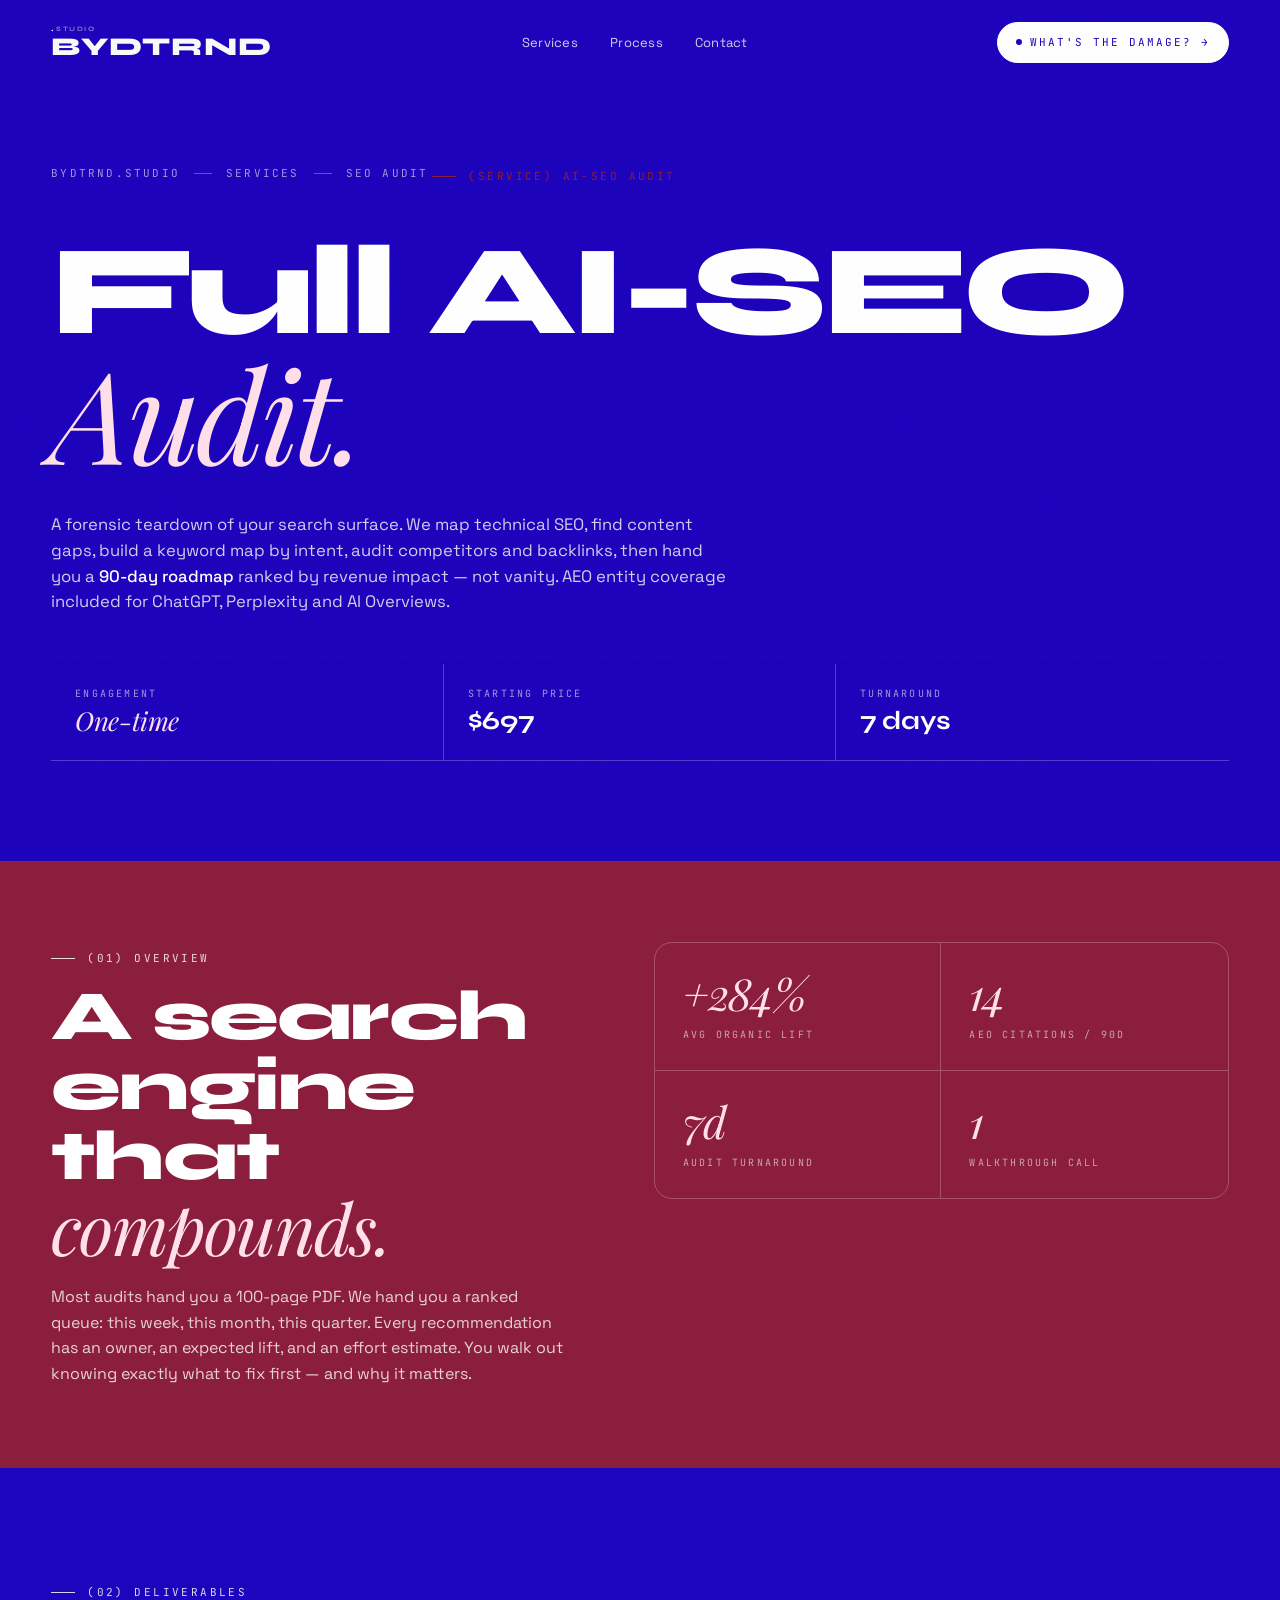
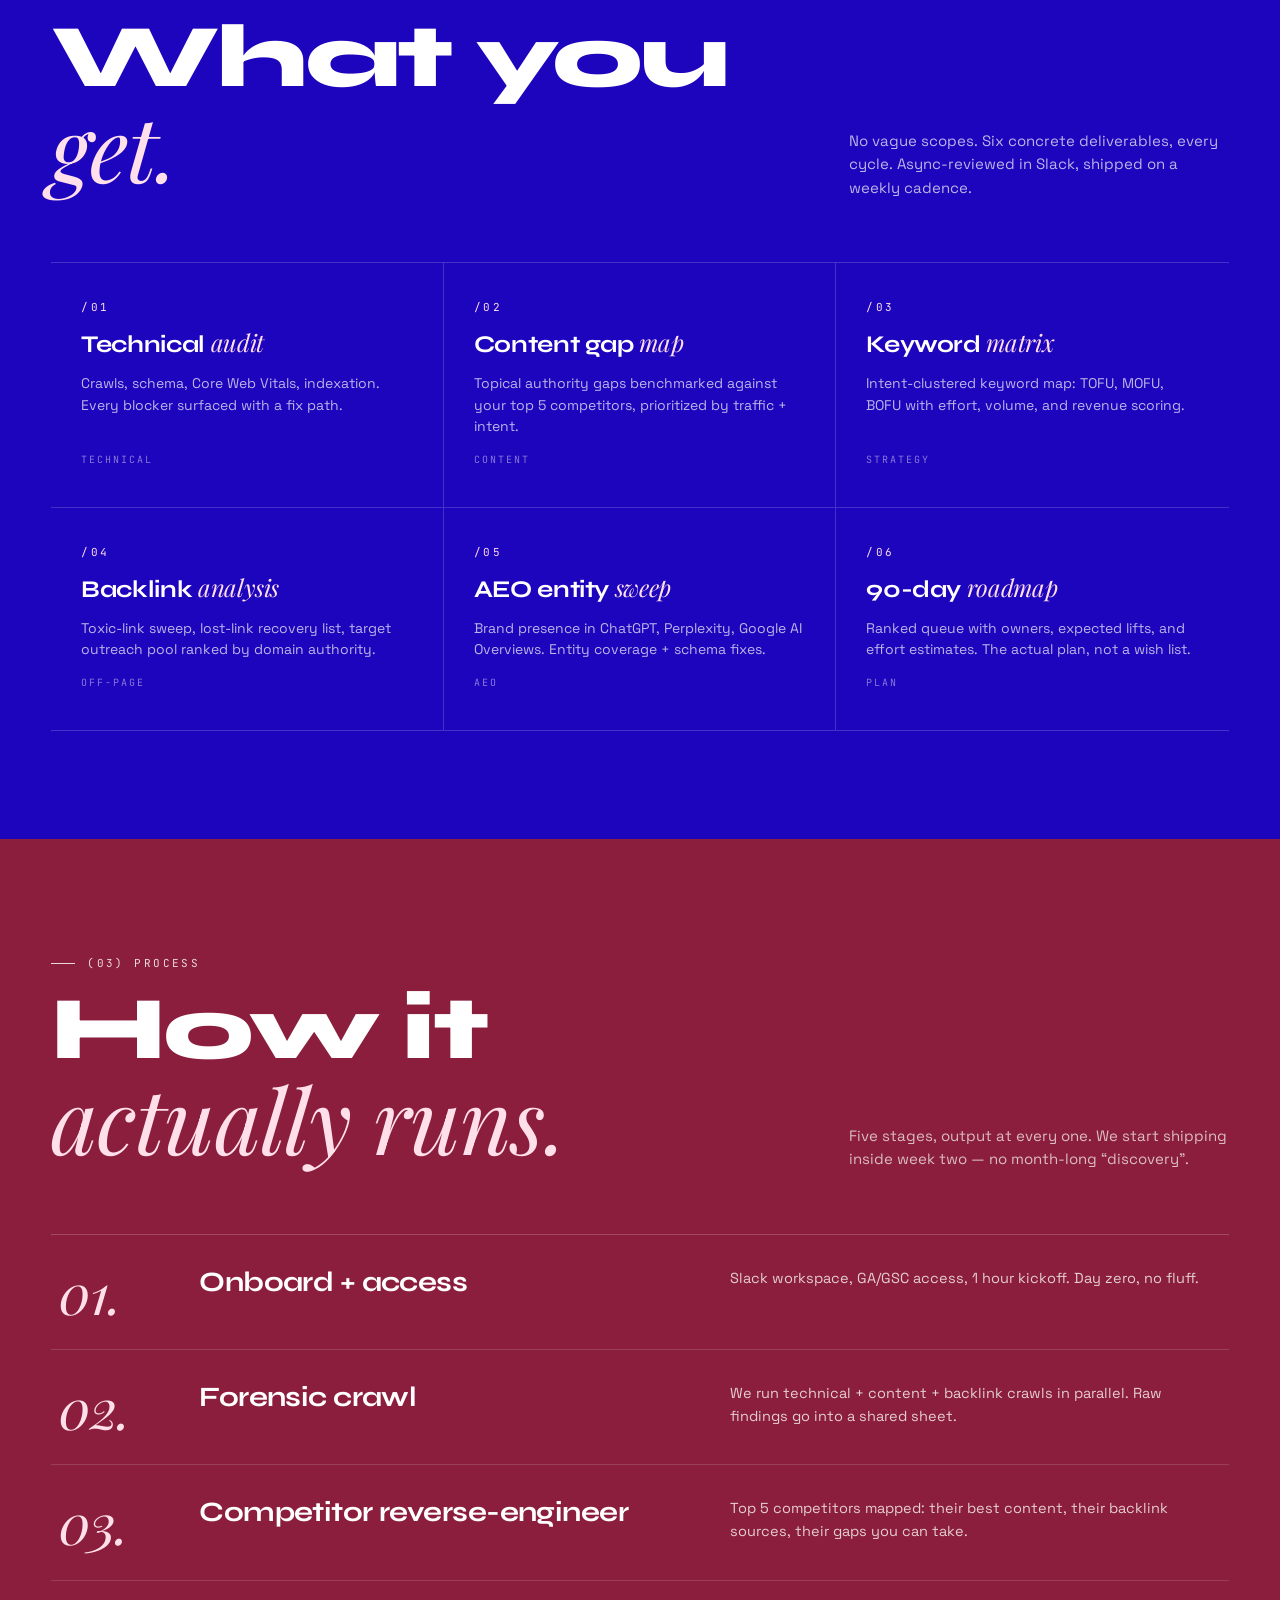
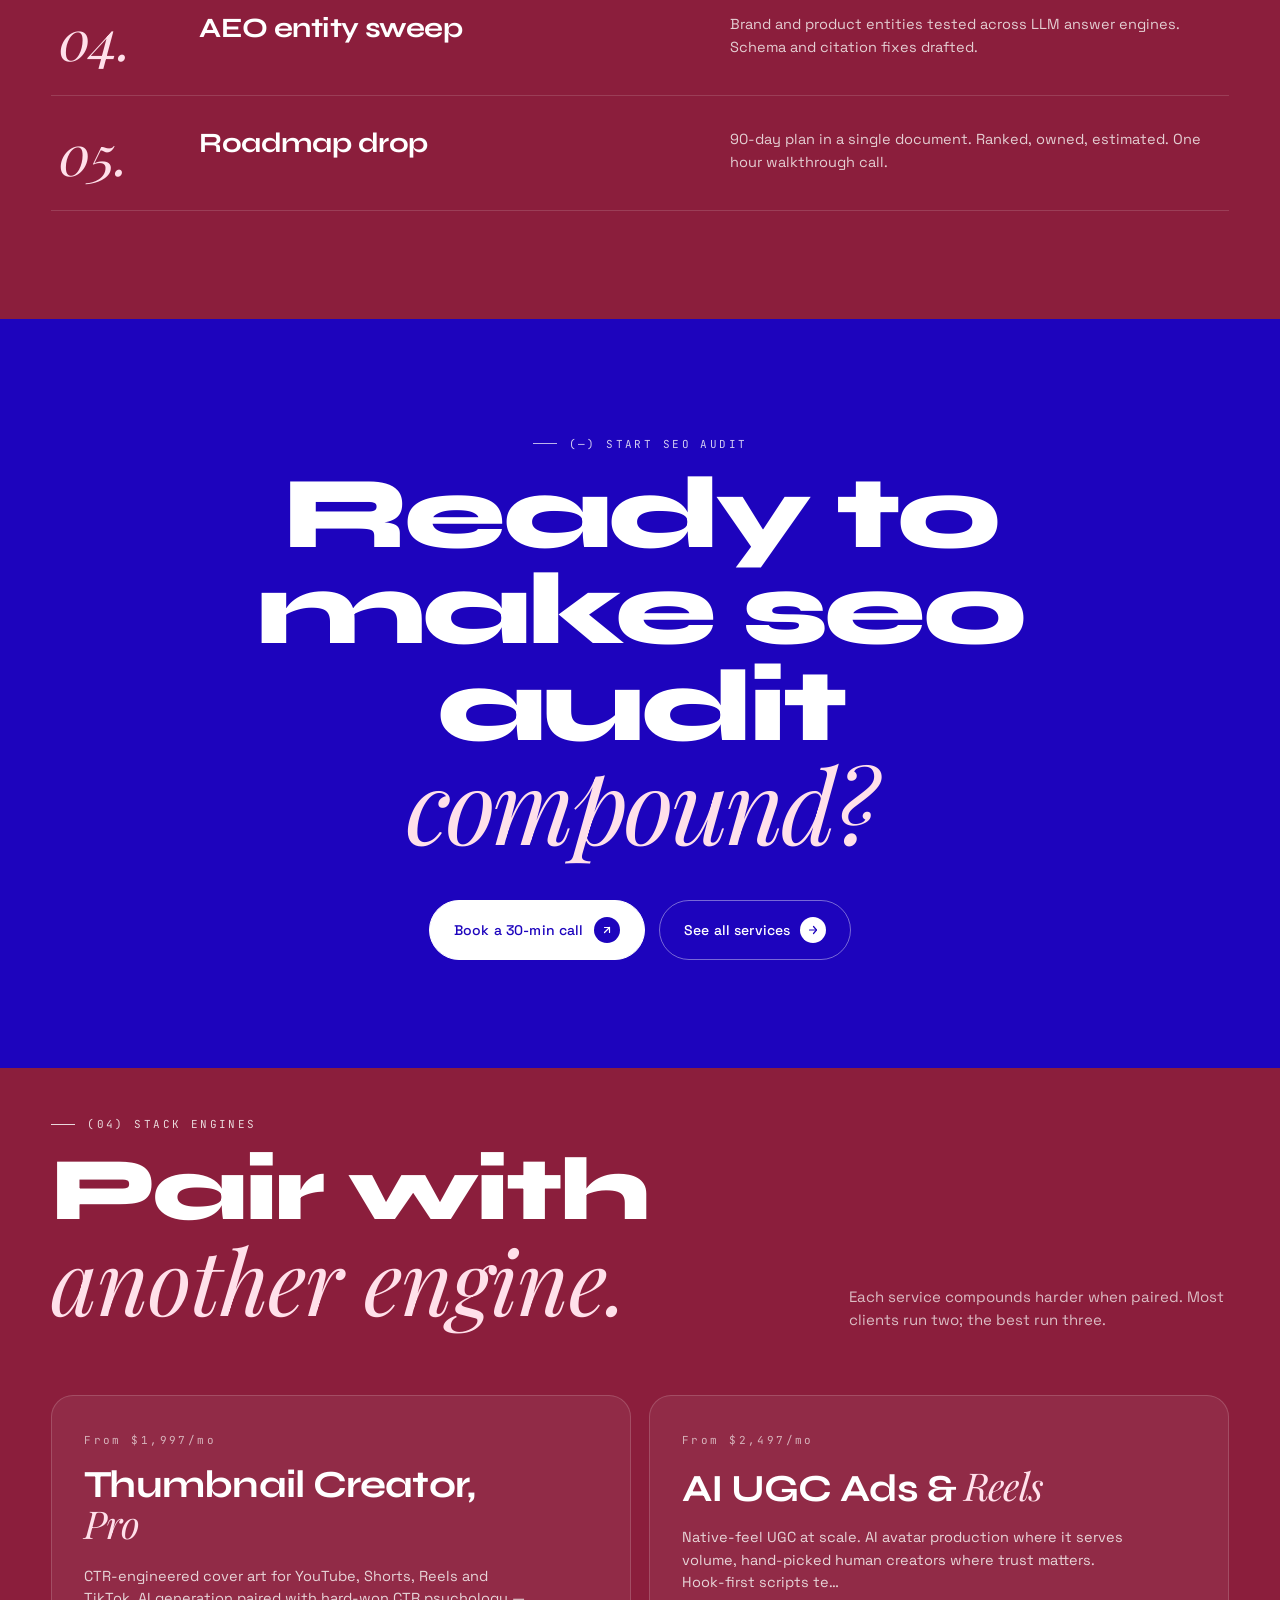
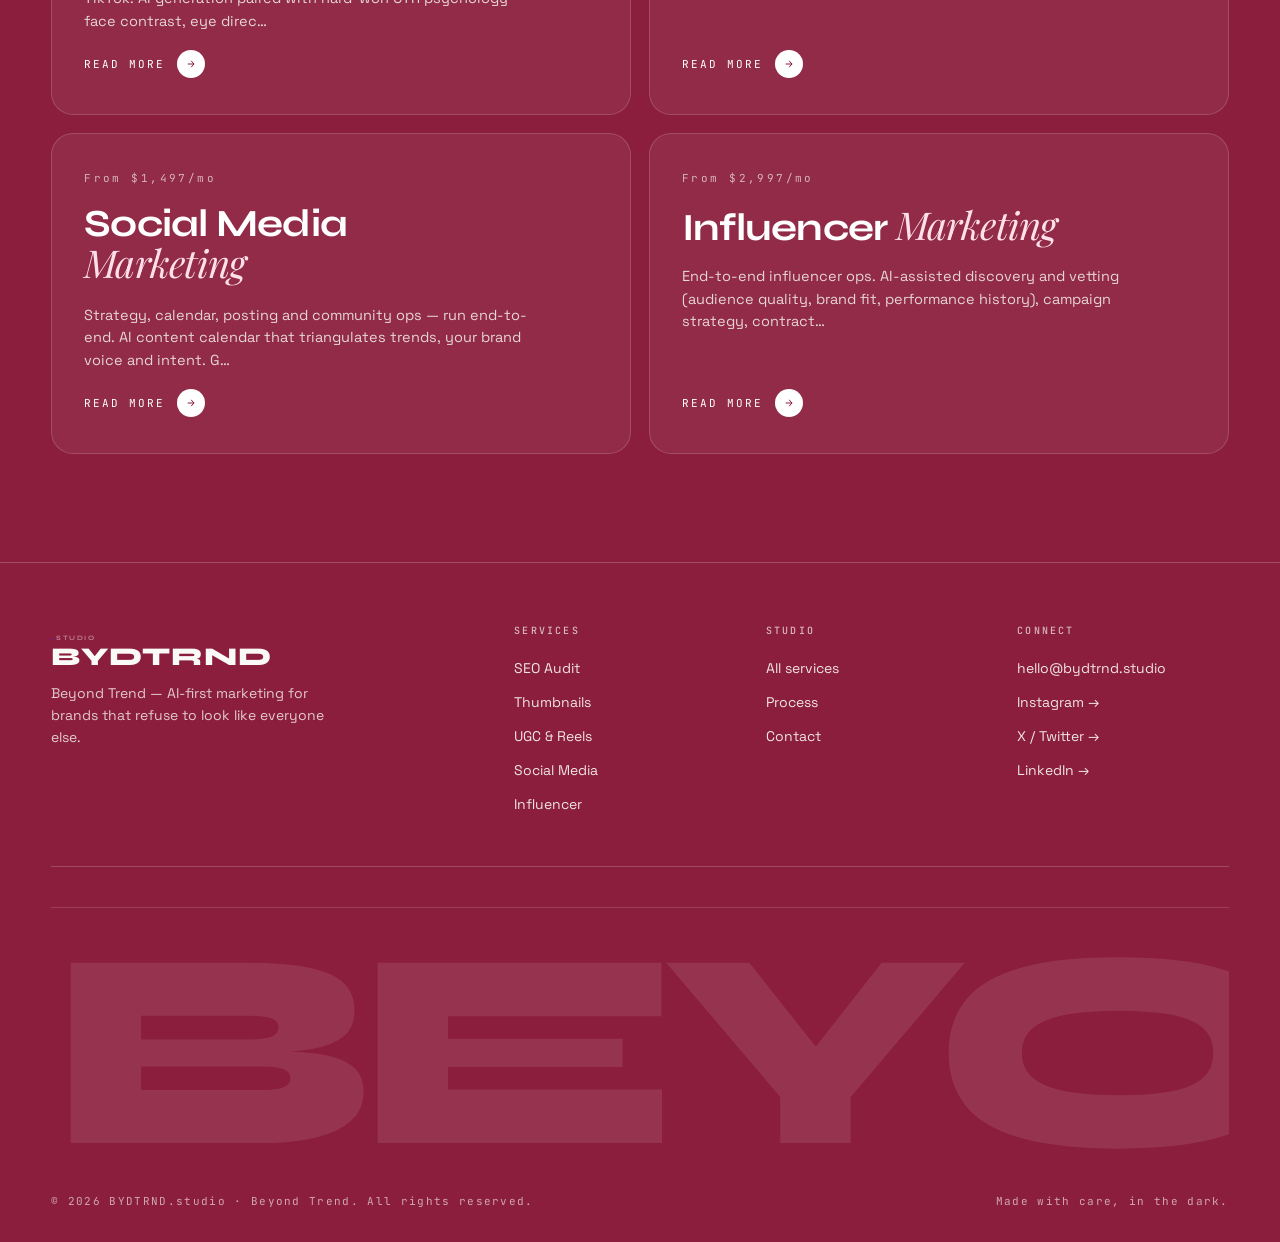
<file: services/seo-audit.html>
<!doctype html>
<html lang="en">
<head>
<meta charset="utf-8" />
<meta name="viewport" content="width=device-width, initial-scale=1" />
<title>AI-SEO Audit — BYDTRND.studio · Beyond Trend</title>
<link rel="preconnect" href="https://fonts.googleapis.com" />
<link rel="preconnect" href="https://fonts.gstatic.com" crossorigin />
<link rel="stylesheet" href="https://fonts.googleapis.com/css2?family=Syne:wght@500;600;700;800&family=Playfair+Display:ital,wght@1,400;1,500&family=Space+Grotesk:wght@300;400;500&family=JetBrains+Mono:wght@400;500&display=swap" />
<link rel="stylesheet" href="../nxgen-v3.css" />
</head>
<body class="no-js">

<div class="grain" aria-hidden="true"></div>
<div class="cursor-ring" aria-hidden="true"></div>
<div class="cursor-dot" aria-hidden="true"></div>
<div class="scrollbar" aria-hidden="true"><div></div></div>

<!-- PRELOADER -->
<div class="preload" id="preload" aria-hidden="true">
  <div class="curtain l"></div>
  <div class="curtain r"></div>
  <div class="preload-stage">
    <span class="cstar light" aria-hidden="true">
      <svg class="base" viewBox="0 0 100 100"><path d="M50,0 C51,40 60,49 100,50 C60,51 51,60 50,100 C49,60 40,51 0,50 C40,49 49,40 50,0 Z" fill="#FFFFFF"/></svg>
      <span class="layer r"><svg viewBox="0 0 100 100"><path d="M50,0 C51,40 60,49 100,50 C60,51 51,60 50,100 C49,60 40,51 0,50 C40,49 49,40 50,0 Z" fill="#8B1E3C"/></svg></span>
      <span class="layer i"><svg viewBox="0 0 100 100"><path d="M50,0 C51,40 60,49 100,50 C60,51 51,60 50,100 C49,60 40,51 0,50 C40,49 49,40 50,0 Z" fill="#1D04BD"/></svg></span>
    </span>
    <div class="preload-count"><span>000</span><em>%</em></div>
    <div class="preload-bar"><div></div></div>
    <div class="preload-label">AI-SEO Audit</div>
  </div>
</div>

<!-- NAV -->
<nav class="nav">
  <a href="../index.html" class="brand" data-cursor>
    <span class="logo">BYDTRND<span class="studio"><span class="dot">.</span>studio</span></span>
  </a>
  <div class="nav-links">
    <a href="../services.html" data-cursor>Services</a>
    <a href="../index.html#process" data-cursor>Process</a>
    <a href="../index.html#contact" data-cursor>Contact</a>
  </div>
  <a href="../pricing.html" class="nav-cta" data-cursor>
    <span class="dot"></span> What&apos;s the damage? &rarr;
  </a>
</nav>

<!-- HERO -->
<header class="detail-hero">
  <div class="wrap">
    <div class="crumbs">
      <a href="../index.html" data-cursor>BYDTRND.studio</a>
      <span class="sep"></span>
      <a href="../services.html" data-cursor>Services</a>
      <span class="sep"></span>
      <span>SEO Audit</span>
    </div>
    <div class="sec-eyebrow rv">(Service) AI-SEO Audit</div>
    <h1 class="rv d1">Full AI-SEO<br/><em>Audit.</em></h1>
    <p class="lead rv d2">A forensic teardown of your search surface. We map technical SEO, find content gaps, build a keyword map by intent, audit competitors and backlinks, then hand you a <strong>90-day roadmap</strong> ranked by revenue impact — not vanity. AEO entity coverage included for ChatGPT, Perplexity and AI Overviews.</p>
    <div class="meta-row rv d3">
      
      <div class="m">
        <div class="m-l">Engagement</div>
        <div class="m-v"><em>One-time</em></div>
      </div>
      <div class="m">
        <div class="m-l">Starting price</div>
        <div class="m-v">$697</div>
      </div>
      <div class="m">
        <div class="m-l">Turnaround</div>
        <div class="m-v">7 days</div>
      </div>
    </div>
  </div>
</header>

<!-- OVERVIEW + STATS -->
<section class="detail-split">
  <div class="wrap">
    <div class="dsplit">
      <div>
        <div class="sec-eyebrow rv">(01) Overview</div>
        <h2 class="rv d1" style="margin-top:14px;">A search engine that <em>compounds.</em></h2>
        <p class="rv d2">Most audits hand you a 100-page PDF. We hand you a ranked queue: this week, this month, this quarter. Every recommendation has an owner, an expected lift, and an effort estimate. You walk out knowing exactly what to fix first — and why it matters.</p>
      </div>
      <div class="dsplit-stats rv d2">
        
        <div class="ds">
          <div class="ds-n"><em>+284%</em></div>
          <div class="ds-l">Avg organic lift</div>
        </div>
        <div class="ds">
          <div class="ds-n"><em>14</em></div>
          <div class="ds-l">AEO citations / 90d</div>
        </div>
        <div class="ds">
          <div class="ds-n"><em>7d</em></div>
          <div class="ds-l">Audit turnaround</div>
        </div>
        <div class="ds">
          <div class="ds-n"><em>1</em></div>
          <div class="ds-l">Walkthrough call</div>
        </div>
      </div>
    </div>
  </div>
</section>

<!-- DELIVERABLES (dark) -->
<section class="deliv">
  <div class="wrap">
    <div class="sec-head">
      <div>
        <div class="sec-eyebrow rv">(02) Deliverables</div>
        <h2 class="sec-title rv d1" style="color:#FFF;">What you<br/><em>get.</em></h2>
      </div>
      <p class="sec-sub rv d2">No vague scopes. Six concrete deliverables, every cycle. Async-reviewed in Slack, shipped on a weekly cadence.</p>
    </div>
    <div class="deliv-grid">
      
      <div class="del rv ">
        <div class="del-num">/01</div>
        <div class="del-h">Technical <em>audit</em></div>
        <div class="del-p">Crawls, schema, Core Web Vitals, indexation. Every blocker surfaced with a fix path.</div>
        <div class="del-tag">Technical</div>
      </div>
      <div class="del rv d1">
        <div class="del-num">/02</div>
        <div class="del-h">Content gap <em>map</em></div>
        <div class="del-p">Topical authority gaps benchmarked against your top 5 competitors, prioritized by traffic + intent.</div>
        <div class="del-tag">Content</div>
      </div>
      <div class="del rv d2">
        <div class="del-num">/03</div>
        <div class="del-h">Keyword <em>matrix</em></div>
        <div class="del-p">Intent-clustered keyword map: TOFU, MOFU, BOFU with effort, volume, and revenue scoring.</div>
        <div class="del-tag">Strategy</div>
      </div>
      <div class="del rv ">
        <div class="del-num">/04</div>
        <div class="del-h">Backlink <em>analysis</em></div>
        <div class="del-p">Toxic-link sweep, lost-link recovery list, target outreach pool ranked by domain authority.</div>
        <div class="del-tag">Off-page</div>
      </div>
      <div class="del rv d1">
        <div class="del-num">/05</div>
        <div class="del-h">AEO entity <em>sweep</em></div>
        <div class="del-p">Brand presence in ChatGPT, Perplexity, Google AI Overviews. Entity coverage + schema fixes.</div>
        <div class="del-tag">AEO</div>
      </div>
      <div class="del rv d2">
        <div class="del-num">/06</div>
        <div class="del-h">90-day <em>roadmap</em></div>
        <div class="del-p">Ranked queue with owners, expected lifts, and effort estimates. The actual plan, not a wish list.</div>
        <div class="del-tag">Plan</div>
      </div>
    </div>
  </div>
</section>

<!-- TIMELINE -->
<section class="timeline">
  <div class="wrap">
    <div class="sec-head">
      <div>
        <div class="sec-eyebrow rv">(03) Process</div>
        <h2 class="sec-title rv d1">How it<br/><em>actually runs.</em></h2>
      </div>
      <p class="sec-sub rv d2">Five stages, output at every one. We start shipping inside week two — no month-long &ldquo;discovery&rdquo;.</p>
    </div>
    <div class="tl-list">
      
      <div class="tl-row rv ">
        <div class="tl-num">01.</div>
        <div class="tl-h">Onboard + access</div>
        <div class="tl-p">Slack workspace, GA/GSC access, 1 hour kickoff. Day zero, no fluff.</div>
      </div>
      <div class="tl-row rv d1">
        <div class="tl-num">02.</div>
        <div class="tl-h">Forensic crawl</div>
        <div class="tl-p">We run technical + content + backlink crawls in parallel. Raw findings go into a shared sheet.</div>
      </div>
      <div class="tl-row rv ">
        <div class="tl-num">03.</div>
        <div class="tl-h">Competitor reverse-engineer</div>
        <div class="tl-p">Top 5 competitors mapped: their best content, their backlink sources, their gaps you can take.</div>
      </div>
      <div class="tl-row rv d1">
        <div class="tl-num">04.</div>
        <div class="tl-h">AEO entity sweep</div>
        <div class="tl-p">Brand and product entities tested across LLM answer engines. Schema and citation fixes drafted.</div>
      </div>
      <div class="tl-row rv ">
        <div class="tl-num">05.</div>
        <div class="tl-h">Roadmap drop</div>
        <div class="tl-p">90-day plan in a single document. Ranked, owned, estimated. One hour walkthrough call.</div>
      </div>
    </div>
  </div>
</section>

<!-- WINE CTA -->
<section class="wine-cta">
  <div class="wrap">
    <div class="sec-eyebrow rv">(—) Start seo audit</div>
    <h2 class="rv d1">Ready to make seo audit<br/><em>compound?</em></h2>
    <div class="actions rv d2">
      <a href="../index.html#contact" class="btn primary" data-cursor>
        <span>Book a 30-min call</span>
        <span class="arr"><svg width="12" height="12" viewBox="0 0 24 24" fill="none" stroke="currentColor" stroke-width="2.4" stroke-linecap="round" stroke-linejoin="round"><line x1="7" y1="17" x2="17" y2="7"/><polyline points="7 7 17 7 17 17"/></svg></span>
      </a>
      <a href="../services.html" class="btn secondary" data-cursor>
        <span>See all services</span>
        <span class="arr"><svg width="12" height="12" viewBox="0 0 24 24" fill="none" stroke="currentColor" stroke-width="2.4" stroke-linecap="round" stroke-linejoin="round"><line x1="5" y1="12" x2="19" y2="12"/><polyline points="13 5 19 12 13 19"/></svg></span>
      </a>
    </div>
  </div>
</section>

<!-- RELATED -->
<section class="svc-cards">
  <div class="wrap">
    <div class="sec-head">
      <div>
        <div class="sec-eyebrow rv">(04) Stack engines</div>
        <h2 class="sec-title rv d1">Pair with<br/><em>another engine.</em></h2>
      </div>
      <p class="sec-sub rv d2">Each service compounds harder when paired. Most clients run two; the best run three.</p>
    </div>
    <div class="svc-cards-grid">
      
        <a href="thumbnails.html" class="svc-card rv " data-cursor>
          <div class="num">From $1,997/mo</div>
          <h3>Thumbnail Creator, <em>Pro</em></h3>
          <p>CTR-engineered cover art for YouTube, Shorts, Reels and TikTok. AI generation paired with hard-won CTR psychology — face contrast, eye direc…</p>
          <span class="go">
            <span>Read more</span>
            <span class="arr"><svg width="10" height="10" viewBox="0 0 24 24" fill="none" stroke="currentColor" stroke-width="2.4" stroke-linecap="round" stroke-linejoin="round"><line x1="5" y1="12" x2="19" y2="12"/><polyline points="13 5 19 12 13 19"/></svg></span>
          </span>
        </a>
        <a href="ugc-ads.html" class="svc-card rv d1" data-cursor>
          <div class="num">From $2,497/mo</div>
          <h3>AI UGC Ads & <em>Reels</em></h3>
          <p>Native-feel UGC at scale. AI avatar production where it serves volume, hand-picked human creators where trust matters. Hook-first scripts te…</p>
          <span class="go">
            <span>Read more</span>
            <span class="arr"><svg width="10" height="10" viewBox="0 0 24 24" fill="none" stroke="currentColor" stroke-width="2.4" stroke-linecap="round" stroke-linejoin="round"><line x1="5" y1="12" x2="19" y2="12"/><polyline points="13 5 19 12 13 19"/></svg></span>
          </span>
        </a>
        <a href="social-media.html" class="svc-card rv " data-cursor>
          <div class="num">From $1,497/mo</div>
          <h3>Social Media <em>Marketing</em></h3>
          <p>Strategy, calendar, posting and community ops — run end-to-end. AI content calendar that triangulates trends, your brand voice and intent. G…</p>
          <span class="go">
            <span>Read more</span>
            <span class="arr"><svg width="10" height="10" viewBox="0 0 24 24" fill="none" stroke="currentColor" stroke-width="2.4" stroke-linecap="round" stroke-linejoin="round"><line x1="5" y1="12" x2="19" y2="12"/><polyline points="13 5 19 12 13 19"/></svg></span>
          </span>
        </a>
        <a href="influencer.html" class="svc-card rv d1" data-cursor>
          <div class="num">From $2,997/mo</div>
          <h3>Influencer <em>Marketing</em></h3>
          <p>End-to-end influencer ops. AI-assisted discovery and vetting (audience quality, brand fit, performance history), campaign strategy, contract…</p>
          <span class="go">
            <span>Read more</span>
            <span class="arr"><svg width="10" height="10" viewBox="0 0 24 24" fill="none" stroke="currentColor" stroke-width="2.4" stroke-linecap="round" stroke-linejoin="round"><line x1="5" y1="12" x2="19" y2="12"/><polyline points="13 5 19 12 13 19"/></svg></span>
          </span>
        </a>
    </div>
  </div>
</section>

<!-- FOOTER -->
<footer>
  <div class="foot-grid">
    <div class="foot-brand">
      <a href="../index.html" class="brand" data-cursor>
    <span class="logo">BYDTRND<span class="studio"><span class="dot">.</span>studio</span></span>
  </a>
      <p>Beyond Trend — AI-first marketing for brands that refuse to look like everyone else.</p>
    </div>
    <div class="foot-col">
      <h6>Services</h6>
      <ul>
        <li><a href="seo-audit.html" data-cursor>SEO Audit</a></li>
        <li><a href="thumbnails.html" data-cursor>Thumbnails</a></li>
        <li><a href="ugc-ads.html" data-cursor>UGC &amp; Reels</a></li>
        <li><a href="social-media.html" data-cursor>Social Media</a></li>
        <li><a href="influencer.html" data-cursor>Influencer</a></li>
      </ul>
    </div>
    <div class="foot-col">
      <h6>Studio</h6>
      <ul>
        <li><a href="../services.html" data-cursor>All services</a></li>
        <li><a href="../index.html#process" data-cursor>Process</a></li>
        <li><a href="../index.html#contact" data-cursor>Contact</a></li>
      </ul>
    </div>
    <div class="foot-col">
      <h6>Connect</h6>
      <ul>
        <li><a href="mailto:hello@bydtrnd.studio" data-cursor>hello@bydtrnd.studio</a></li>
        <li><a href="#" data-cursor>Instagram &rarr;</a></li>
        <li><a href="#" data-cursor>X / Twitter &rarr;</a></li>
        <li><a href="#" data-cursor>LinkedIn &rarr;</a></li>
      </ul>
    </div>
  </div>
  <div class="foot-mark" aria-hidden="true">
    <div class="foot-mark-track">
      <span>BEYOND TREND&nbsp;·&nbsp;</span><span>BEYOND TREND&nbsp;·&nbsp;</span><span>BEYOND TREND&nbsp;·&nbsp;</span><span>BEYOND TREND&nbsp;·&nbsp;</span>
    </div>
  </div>
  <div class="foot-bottom">
    <span>© 2026 BYDTRND.studio · Beyond Trend. All rights reserved.</span>
    <span>Made with care, in the dark.</span>
  </div>
</footer>

<script src="../nxgen-v3.js"></script>
</body>
        </html>
</file>
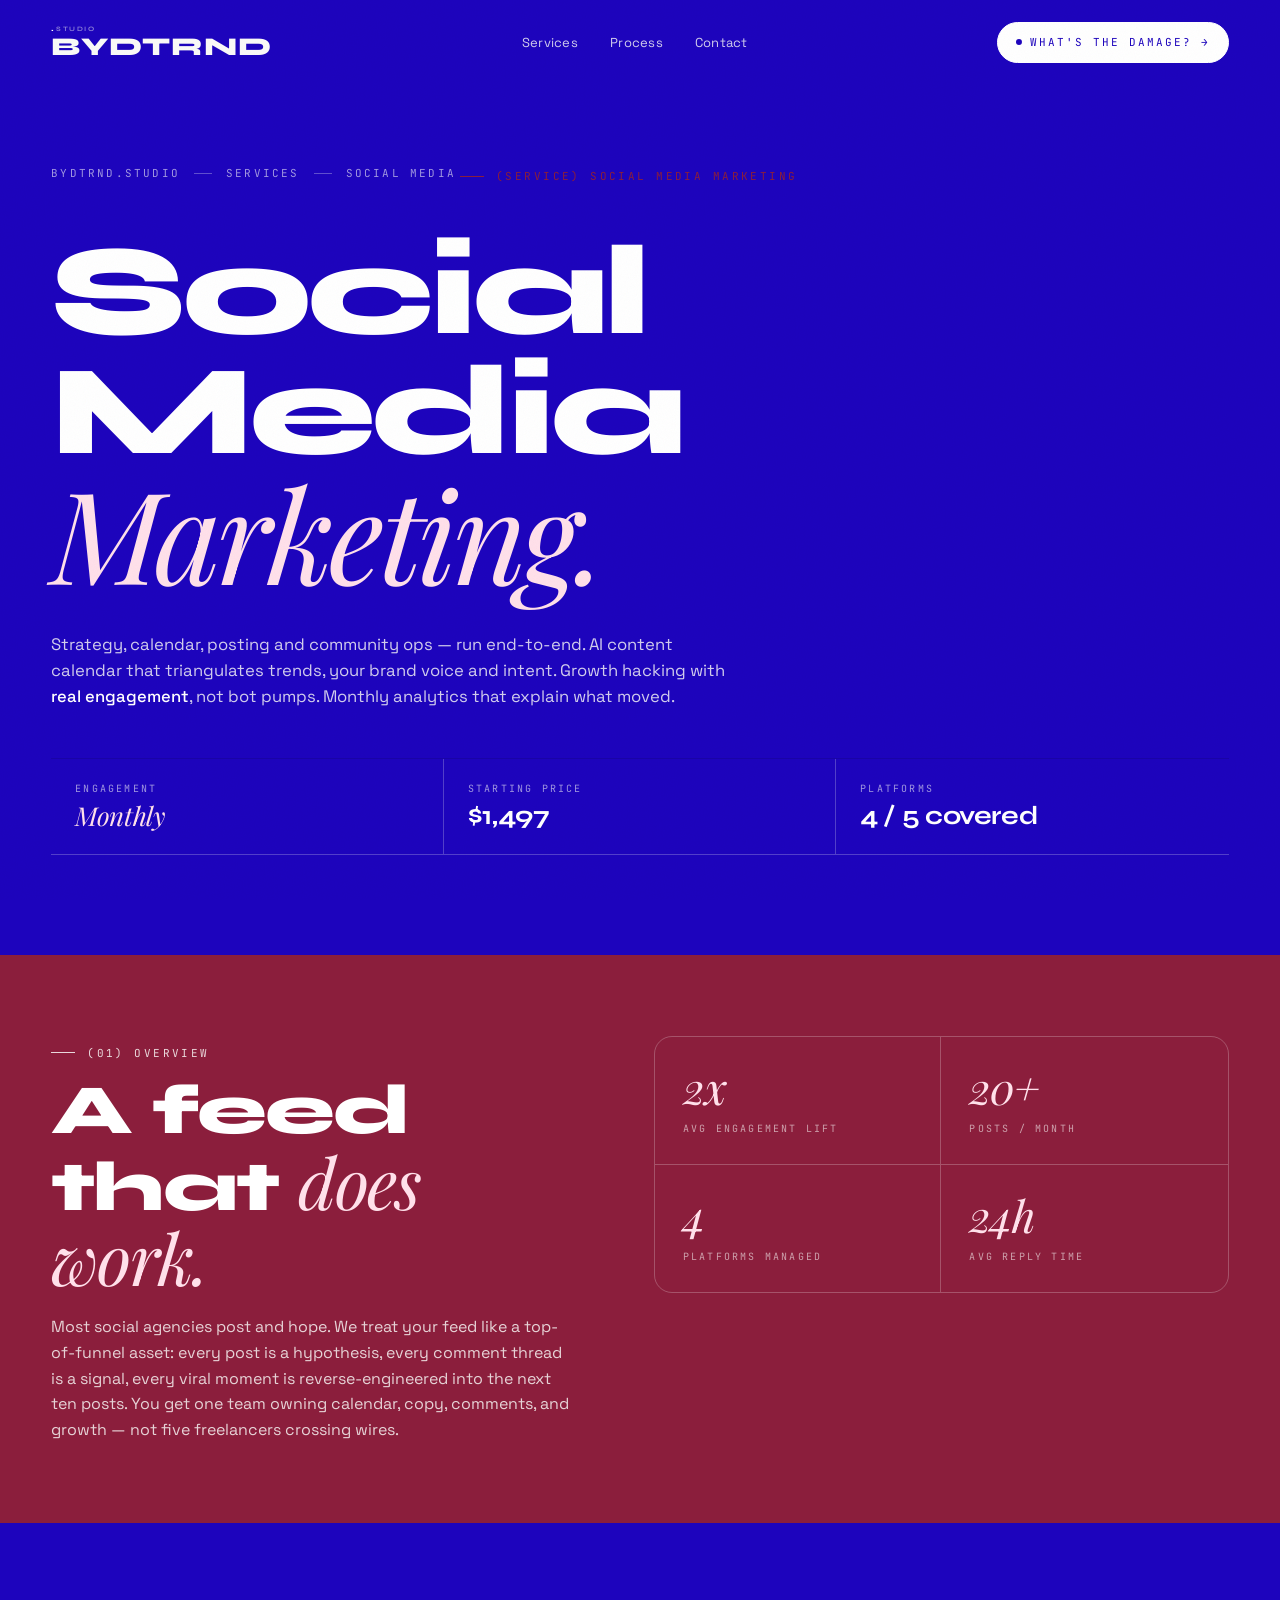
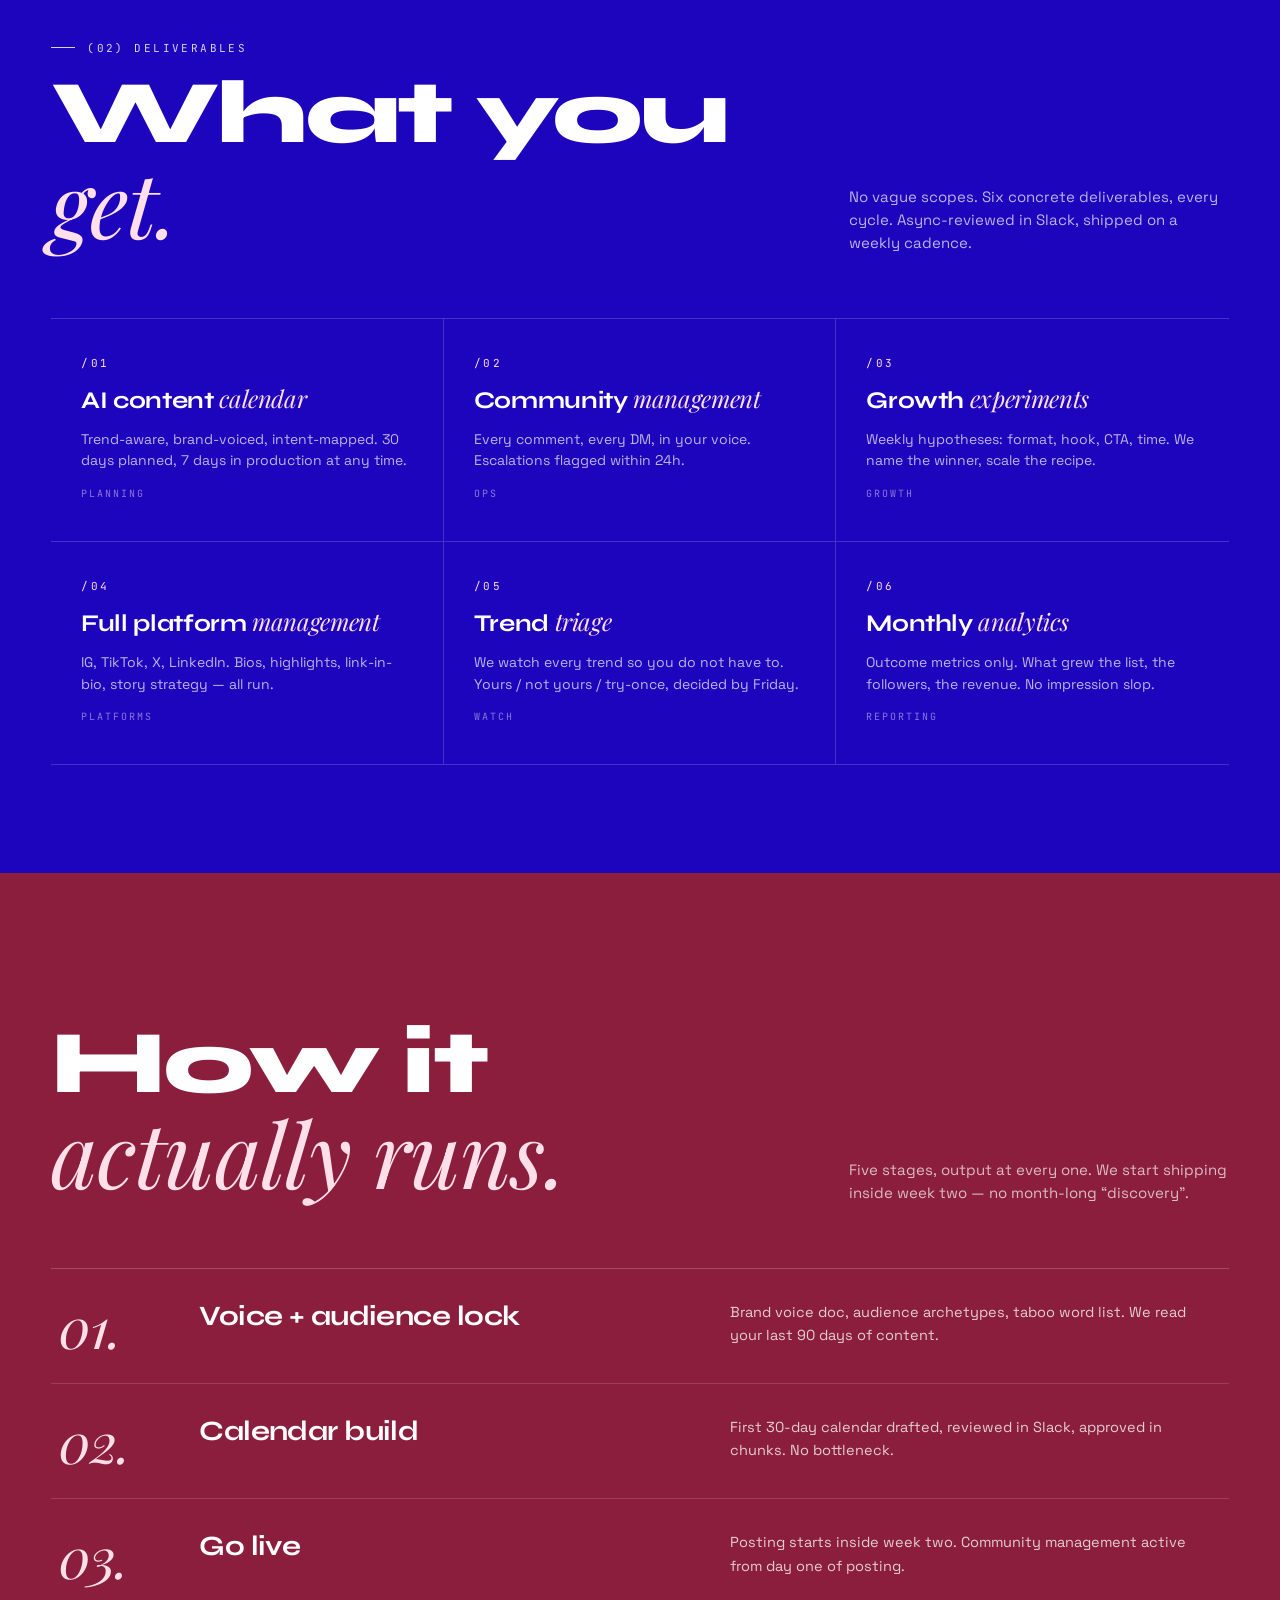
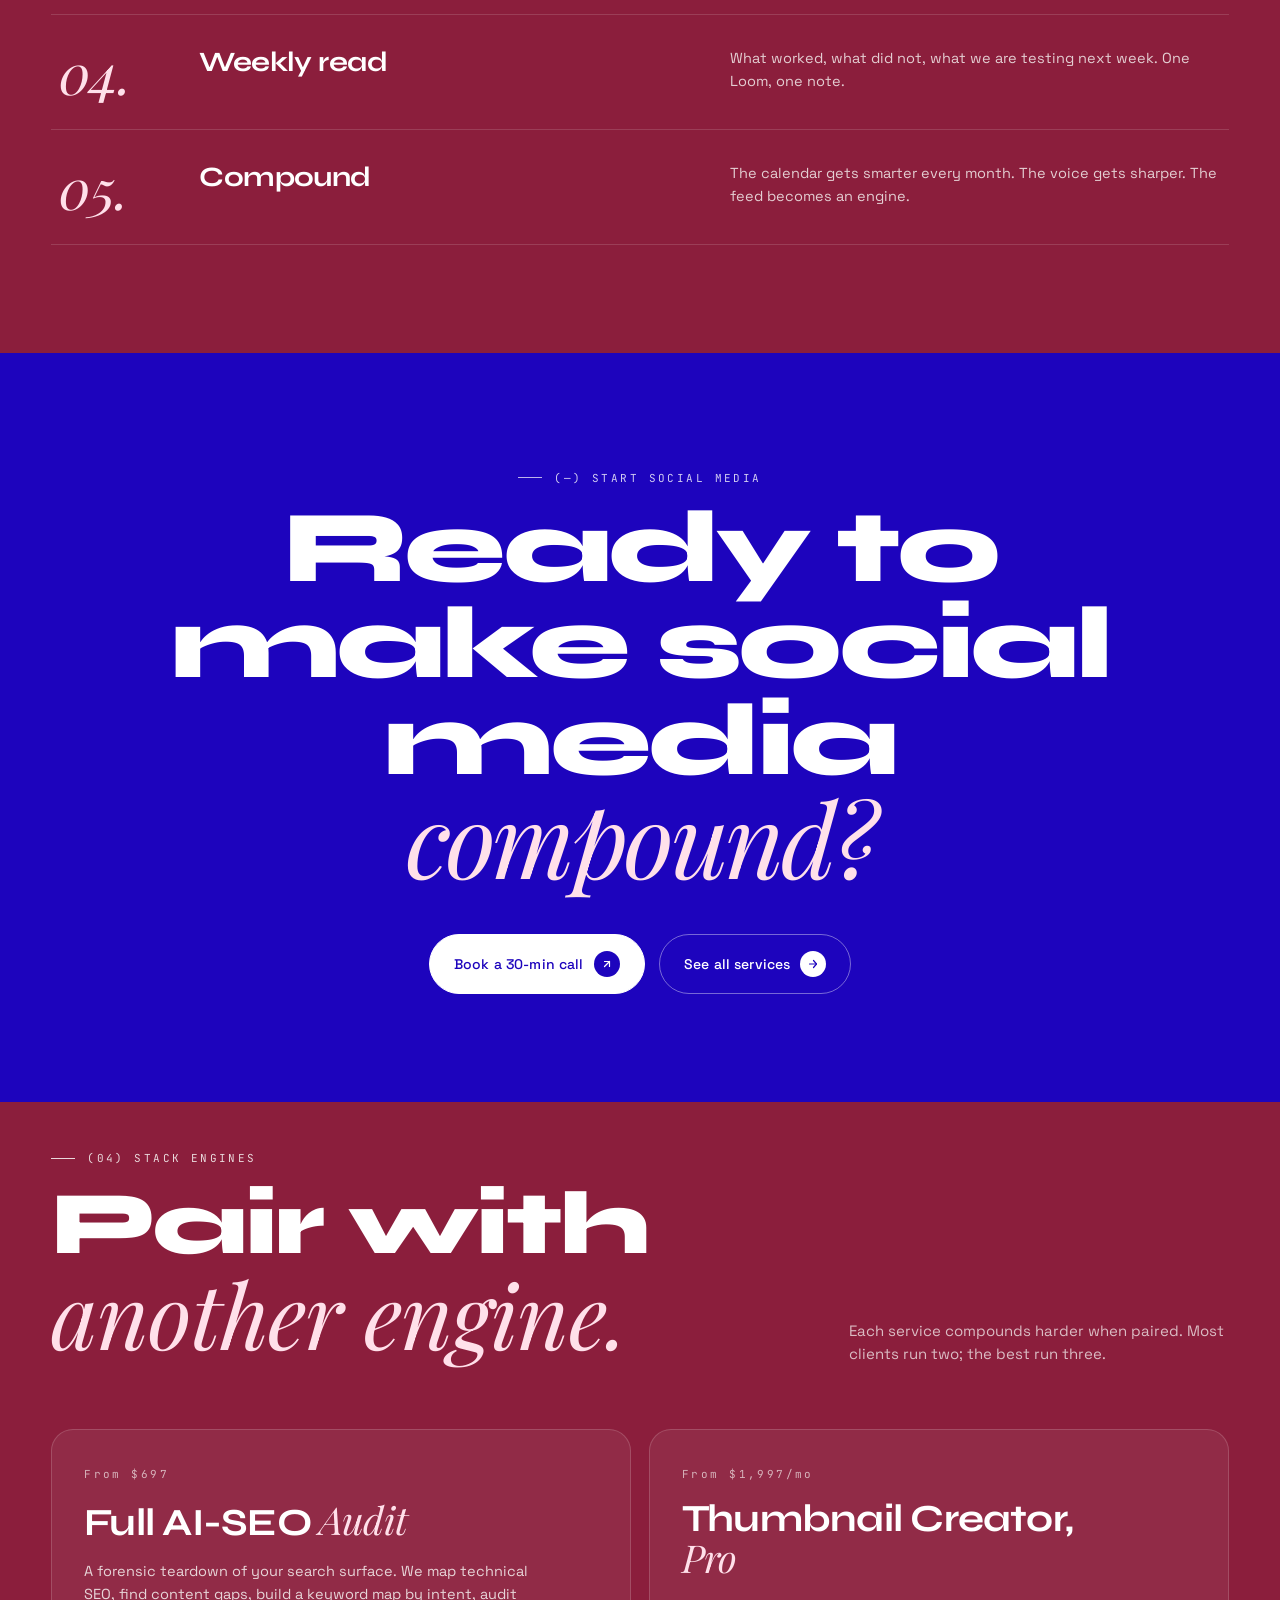
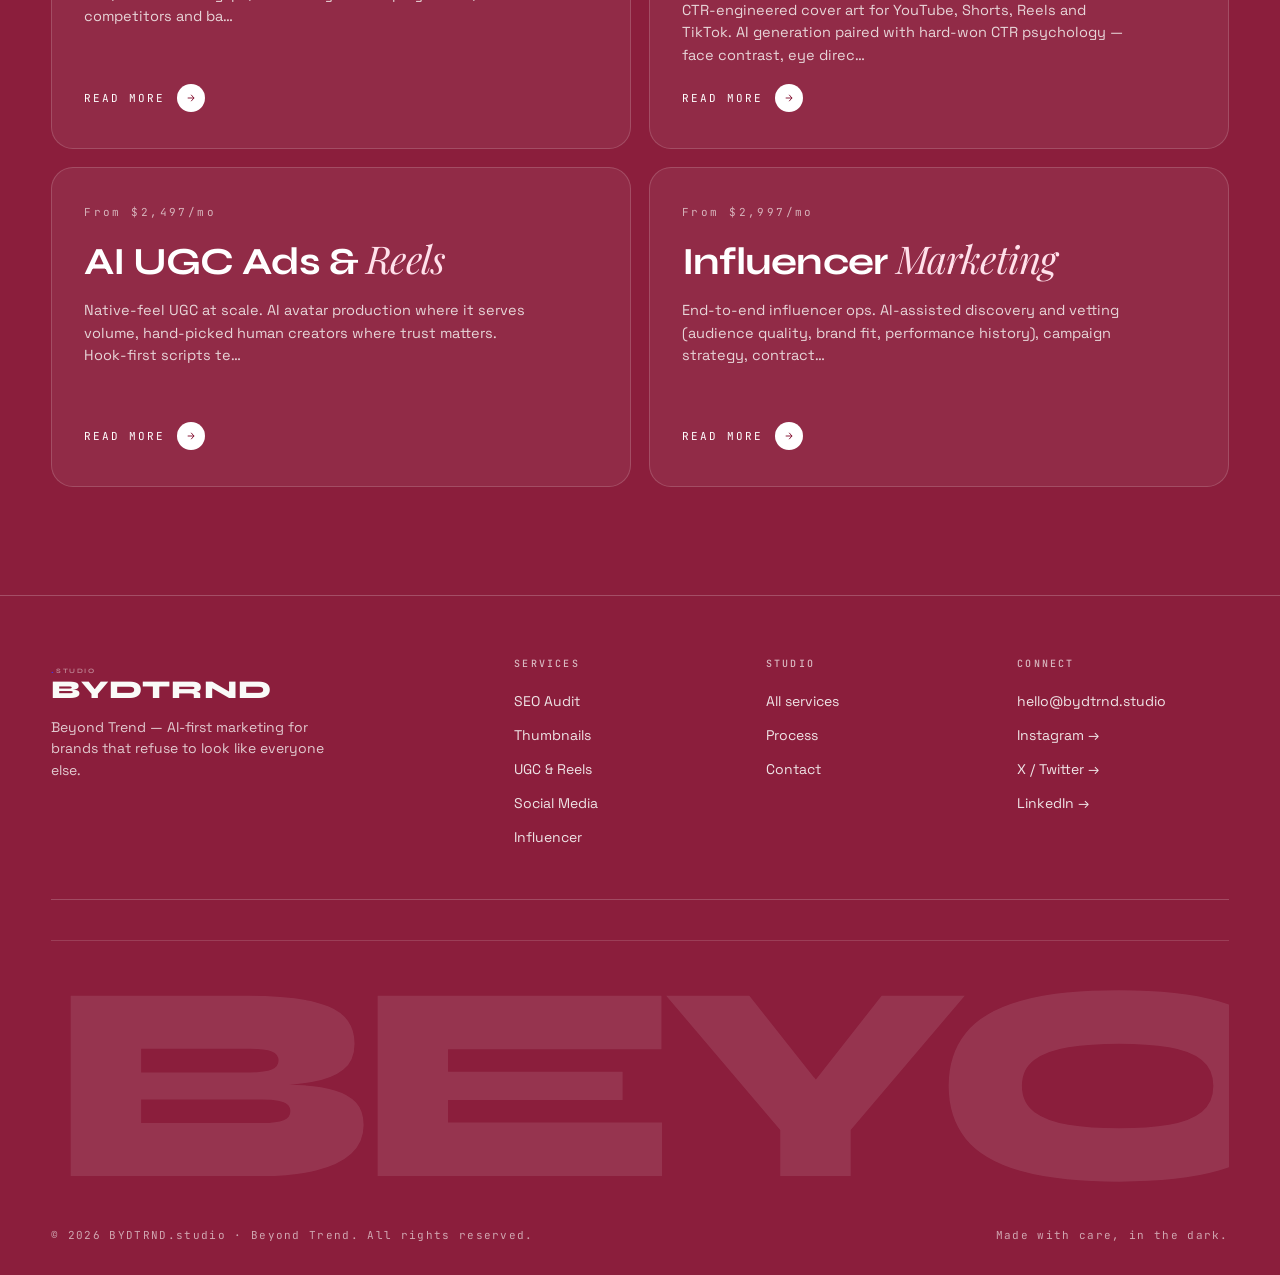
<file: services/social-media.html>
<!doctype html>
<html lang="en">
<head>
<meta charset="utf-8" />
<meta name="viewport" content="width=device-width, initial-scale=1" />
<title>Social Media Marketing — BYDTRND.studio · Beyond Trend</title>
<link rel="preconnect" href="https://fonts.googleapis.com" />
<link rel="preconnect" href="https://fonts.gstatic.com" crossorigin />
<link rel="stylesheet" href="https://fonts.googleapis.com/css2?family=Syne:wght@500;600;700;800&family=Playfair+Display:ital,wght@1,400;1,500&family=Space+Grotesk:wght@300;400;500&family=JetBrains+Mono:wght@400;500&display=swap" />
<link rel="stylesheet" href="../nxgen-v3.css" />
</head>
<body class="no-js">

<div class="grain" aria-hidden="true"></div>
<div class="cursor-ring" aria-hidden="true"></div>
<div class="cursor-dot" aria-hidden="true"></div>
<div class="scrollbar" aria-hidden="true"><div></div></div>

<!-- PRELOADER -->
<div class="preload" id="preload" aria-hidden="true">
  <div class="curtain l"></div>
  <div class="curtain r"></div>
  <div class="preload-stage">
    <span class="cstar light" aria-hidden="true">
      <svg class="base" viewBox="0 0 100 100"><path d="M50,0 C51,40 60,49 100,50 C60,51 51,60 50,100 C49,60 40,51 0,50 C40,49 49,40 50,0 Z" fill="#FFFFFF"/></svg>
      <span class="layer r"><svg viewBox="0 0 100 100"><path d="M50,0 C51,40 60,49 100,50 C60,51 51,60 50,100 C49,60 40,51 0,50 C40,49 49,40 50,0 Z" fill="#8B1E3C"/></svg></span>
      <span class="layer i"><svg viewBox="0 0 100 100"><path d="M50,0 C51,40 60,49 100,50 C60,51 51,60 50,100 C49,60 40,51 0,50 C40,49 49,40 50,0 Z" fill="#1D04BD"/></svg></span>
    </span>
    <div class="preload-count"><span>000</span><em>%</em></div>
    <div class="preload-bar"><div></div></div>
    <div class="preload-label">Social Media Marketing</div>
  </div>
</div>

<!-- NAV -->
<nav class="nav">
  <a href="../index.html" class="brand" data-cursor>
    <span class="logo">BYDTRND<span class="studio"><span class="dot">.</span>studio</span></span>
  </a>
  <div class="nav-links">
    <a href="../services.html" data-cursor>Services</a>
    <a href="../index.html#process" data-cursor>Process</a>
    <a href="../index.html#contact" data-cursor>Contact</a>
  </div>
  <a href="../pricing.html" class="nav-cta" data-cursor>
    <span class="dot"></span> What&apos;s the damage? &rarr;
  </a>
</nav>

<!-- HERO -->
<header class="detail-hero">
  <div class="wrap">
    <div class="crumbs">
      <a href="../index.html" data-cursor>BYDTRND.studio</a>
      <span class="sep"></span>
      <a href="../services.html" data-cursor>Services</a>
      <span class="sep"></span>
      <span>Social Media</span>
    </div>
    <div class="sec-eyebrow rv">(Service) Social Media Marketing</div>
    <h1 class="rv d1">Social Media<br/><em>Marketing.</em></h1>
    <p class="lead rv d2">Strategy, calendar, posting and community ops — run end-to-end. AI content calendar that triangulates trends, your brand voice and intent. Growth hacking with <strong>real engagement</strong>, not bot pumps. Monthly analytics that explain what moved.</p>
    <div class="meta-row rv d3">
      
      <div class="m">
        <div class="m-l">Engagement</div>
        <div class="m-v"><em>Monthly</em></div>
      </div>
      <div class="m">
        <div class="m-l">Starting price</div>
        <div class="m-v">$1,497</div>
      </div>
      <div class="m">
        <div class="m-l">Platforms</div>
        <div class="m-v">4 / 5 covered</div>
      </div>
    </div>
  </div>
</header>

<!-- OVERVIEW + STATS -->
<section class="detail-split">
  <div class="wrap">
    <div class="dsplit">
      <div>
        <div class="sec-eyebrow rv">(01) Overview</div>
        <h2 class="rv d1" style="margin-top:14px;">A feed that <em>does work.</em></h2>
        <p class="rv d2">Most social agencies post and hope. We treat your feed like a top-of-funnel asset: every post is a hypothesis, every comment thread is a signal, every viral moment is reverse-engineered into the next ten posts. You get one team owning calendar, copy, comments, and growth — not five freelancers crossing wires.</p>
      </div>
      <div class="dsplit-stats rv d2">
        
        <div class="ds">
          <div class="ds-n"><em>2x</em></div>
          <div class="ds-l">Avg engagement lift</div>
        </div>
        <div class="ds">
          <div class="ds-n"><em>20+</em></div>
          <div class="ds-l">Posts / month</div>
        </div>
        <div class="ds">
          <div class="ds-n"><em>4</em></div>
          <div class="ds-l">Platforms managed</div>
        </div>
        <div class="ds">
          <div class="ds-n"><em>24h</em></div>
          <div class="ds-l">Avg reply time</div>
        </div>
      </div>
    </div>
  </div>
</section>

<!-- DELIVERABLES (dark) -->
<section class="deliv">
  <div class="wrap">
    <div class="sec-head">
      <div>
        <div class="sec-eyebrow rv">(02) Deliverables</div>
        <h2 class="sec-title rv d1" style="color:#FFF;">What you<br/><em>get.</em></h2>
      </div>
      <p class="sec-sub rv d2">No vague scopes. Six concrete deliverables, every cycle. Async-reviewed in Slack, shipped on a weekly cadence.</p>
    </div>
    <div class="deliv-grid">
      
      <div class="del rv ">
        <div class="del-num">/01</div>
        <div class="del-h">AI content <em>calendar</em></div>
        <div class="del-p">Trend-aware, brand-voiced, intent-mapped. 30 days planned, 7 days in production at any time.</div>
        <div class="del-tag">Planning</div>
      </div>
      <div class="del rv d1">
        <div class="del-num">/02</div>
        <div class="del-h">Community <em>management</em></div>
        <div class="del-p">Every comment, every DM, in your voice. Escalations flagged within 24h.</div>
        <div class="del-tag">Ops</div>
      </div>
      <div class="del rv d2">
        <div class="del-num">/03</div>
        <div class="del-h">Growth <em>experiments</em></div>
        <div class="del-p">Weekly hypotheses: format, hook, CTA, time. We name the winner, scale the recipe.</div>
        <div class="del-tag">Growth</div>
      </div>
      <div class="del rv ">
        <div class="del-num">/04</div>
        <div class="del-h">Full platform <em>management</em></div>
        <div class="del-p">IG, TikTok, X, LinkedIn. Bios, highlights, link-in-bio, story strategy — all run.</div>
        <div class="del-tag">Platforms</div>
      </div>
      <div class="del rv d1">
        <div class="del-num">/05</div>
        <div class="del-h">Trend <em>triage</em></div>
        <div class="del-p">We watch every trend so you do not have to. Yours / not yours / try-once, decided by Friday.</div>
        <div class="del-tag">Watch</div>
      </div>
      <div class="del rv d2">
        <div class="del-num">/06</div>
        <div class="del-h">Monthly <em>analytics</em></div>
        <div class="del-p">Outcome metrics only. What grew the list, the followers, the revenue. No impression slop.</div>
        <div class="del-tag">Reporting</div>
      </div>
    </div>
  </div>
</section>

<!-- TIMELINE -->
<section class="timeline">
  <div class="wrap">
    <div class="sec-head">
      <div>
        <div class="sec-eyebrow rv">(03) Process</div>
        <h2 class="sec-title rv d1">How it<br/><em>actually runs.</em></h2>
      </div>
      <p class="sec-sub rv d2">Five stages, output at every one. We start shipping inside week two — no month-long &ldquo;discovery&rdquo;.</p>
    </div>
    <div class="tl-list">
      
      <div class="tl-row rv ">
        <div class="tl-num">01.</div>
        <div class="tl-h">Voice + audience lock</div>
        <div class="tl-p">Brand voice doc, audience archetypes, taboo word list. We read your last 90 days of content.</div>
      </div>
      <div class="tl-row rv d1">
        <div class="tl-num">02.</div>
        <div class="tl-h">Calendar build</div>
        <div class="tl-p">First 30-day calendar drafted, reviewed in Slack, approved in chunks. No bottleneck.</div>
      </div>
      <div class="tl-row rv ">
        <div class="tl-num">03.</div>
        <div class="tl-h">Go live</div>
        <div class="tl-p">Posting starts inside week two. Community management active from day one of posting.</div>
      </div>
      <div class="tl-row rv d1">
        <div class="tl-num">04.</div>
        <div class="tl-h">Weekly read</div>
        <div class="tl-p">What worked, what did not, what we are testing next week. One Loom, one note.</div>
      </div>
      <div class="tl-row rv ">
        <div class="tl-num">05.</div>
        <div class="tl-h">Compound</div>
        <div class="tl-p">The calendar gets smarter every month. The voice gets sharper. The feed becomes an engine.</div>
      </div>
    </div>
  </div>
</section>

<!-- WINE CTA -->
<section class="wine-cta">
  <div class="wrap">
    <div class="sec-eyebrow rv">(—) Start social media</div>
    <h2 class="rv d1">Ready to make social media<br/><em>compound?</em></h2>
    <div class="actions rv d2">
      <a href="../index.html#contact" class="btn primary" data-cursor>
        <span>Book a 30-min call</span>
        <span class="arr"><svg width="12" height="12" viewBox="0 0 24 24" fill="none" stroke="currentColor" stroke-width="2.4" stroke-linecap="round" stroke-linejoin="round"><line x1="7" y1="17" x2="17" y2="7"/><polyline points="7 7 17 7 17 17"/></svg></span>
      </a>
      <a href="../services.html" class="btn secondary" data-cursor>
        <span>See all services</span>
        <span class="arr"><svg width="12" height="12" viewBox="0 0 24 24" fill="none" stroke="currentColor" stroke-width="2.4" stroke-linecap="round" stroke-linejoin="round"><line x1="5" y1="12" x2="19" y2="12"/><polyline points="13 5 19 12 13 19"/></svg></span>
      </a>
    </div>
  </div>
</section>

<!-- RELATED -->
<section class="svc-cards">
  <div class="wrap">
    <div class="sec-head">
      <div>
        <div class="sec-eyebrow rv">(04) Stack engines</div>
        <h2 class="sec-title rv d1">Pair with<br/><em>another engine.</em></h2>
      </div>
      <p class="sec-sub rv d2">Each service compounds harder when paired. Most clients run two; the best run three.</p>
    </div>
    <div class="svc-cards-grid">
      
        <a href="seo-audit.html" class="svc-card rv " data-cursor>
          <div class="num">From $697</div>
          <h3>Full AI-SEO <em>Audit</em></h3>
          <p>A forensic teardown of your search surface. We map technical SEO, find content gaps, build a keyword map by intent, audit competitors and ba…</p>
          <span class="go">
            <span>Read more</span>
            <span class="arr"><svg width="10" height="10" viewBox="0 0 24 24" fill="none" stroke="currentColor" stroke-width="2.4" stroke-linecap="round" stroke-linejoin="round"><line x1="5" y1="12" x2="19" y2="12"/><polyline points="13 5 19 12 13 19"/></svg></span>
          </span>
        </a>
        <a href="thumbnails.html" class="svc-card rv d1" data-cursor>
          <div class="num">From $1,997/mo</div>
          <h3>Thumbnail Creator, <em>Pro</em></h3>
          <p>CTR-engineered cover art for YouTube, Shorts, Reels and TikTok. AI generation paired with hard-won CTR psychology — face contrast, eye direc…</p>
          <span class="go">
            <span>Read more</span>
            <span class="arr"><svg width="10" height="10" viewBox="0 0 24 24" fill="none" stroke="currentColor" stroke-width="2.4" stroke-linecap="round" stroke-linejoin="round"><line x1="5" y1="12" x2="19" y2="12"/><polyline points="13 5 19 12 13 19"/></svg></span>
          </span>
        </a>
        <a href="ugc-ads.html" class="svc-card rv " data-cursor>
          <div class="num">From $2,497/mo</div>
          <h3>AI UGC Ads & <em>Reels</em></h3>
          <p>Native-feel UGC at scale. AI avatar production where it serves volume, hand-picked human creators where trust matters. Hook-first scripts te…</p>
          <span class="go">
            <span>Read more</span>
            <span class="arr"><svg width="10" height="10" viewBox="0 0 24 24" fill="none" stroke="currentColor" stroke-width="2.4" stroke-linecap="round" stroke-linejoin="round"><line x1="5" y1="12" x2="19" y2="12"/><polyline points="13 5 19 12 13 19"/></svg></span>
          </span>
        </a>
        <a href="influencer.html" class="svc-card rv d1" data-cursor>
          <div class="num">From $2,997/mo</div>
          <h3>Influencer <em>Marketing</em></h3>
          <p>End-to-end influencer ops. AI-assisted discovery and vetting (audience quality, brand fit, performance history), campaign strategy, contract…</p>
          <span class="go">
            <span>Read more</span>
            <span class="arr"><svg width="10" height="10" viewBox="0 0 24 24" fill="none" stroke="currentColor" stroke-width="2.4" stroke-linecap="round" stroke-linejoin="round"><line x1="5" y1="12" x2="19" y2="12"/><polyline points="13 5 19 12 13 19"/></svg></span>
          </span>
        </a>
    </div>
  </div>
</section>

<!-- FOOTER -->
<footer>
  <div class="foot-grid">
    <div class="foot-brand">
      <a href="../index.html" class="brand" data-cursor>
    <span class="logo">BYDTRND<span class="studio"><span class="dot">.</span>studio</span></span>
  </a>
      <p>Beyond Trend — AI-first marketing for brands that refuse to look like everyone else.</p>
    </div>
    <div class="foot-col">
      <h6>Services</h6>
      <ul>
        <li><a href="seo-audit.html" data-cursor>SEO Audit</a></li>
        <li><a href="thumbnails.html" data-cursor>Thumbnails</a></li>
        <li><a href="ugc-ads.html" data-cursor>UGC &amp; Reels</a></li>
        <li><a href="social-media.html" data-cursor>Social Media</a></li>
        <li><a href="influencer.html" data-cursor>Influencer</a></li>
      </ul>
    </div>
    <div class="foot-col">
      <h6>Studio</h6>
      <ul>
        <li><a href="../services.html" data-cursor>All services</a></li>
        <li><a href="../index.html#process" data-cursor>Process</a></li>
        <li><a href="../index.html#contact" data-cursor>Contact</a></li>
      </ul>
    </div>
    <div class="foot-col">
      <h6>Connect</h6>
      <ul>
        <li><a href="mailto:hello@bydtrnd.studio" data-cursor>hello@bydtrnd.studio</a></li>
        <li><a href="#" data-cursor>Instagram &rarr;</a></li>
        <li><a href="#" data-cursor>X / Twitter &rarr;</a></li>
        <li><a href="#" data-cursor>LinkedIn &rarr;</a></li>
      </ul>
    </div>
  </div>
  <div class="foot-mark" aria-hidden="true">
    <div class="foot-mark-track">
      <span>BEYOND TREND&nbsp;·&nbsp;</span><span>BEYOND TREND&nbsp;·&nbsp;</span><span>BEYOND TREND&nbsp;·&nbsp;</span><span>BEYOND TREND&nbsp;·&nbsp;</span>
    </div>
  </div>
  <div class="foot-bottom">
    <span>© 2026 BYDTRND.studio · Beyond Trend. All rights reserved.</span>
    <span>Made with care, in the dark.</span>
  </div>
</footer>

<script src="../nxgen-v3.js"></script>
</body>
  </html>
</file>
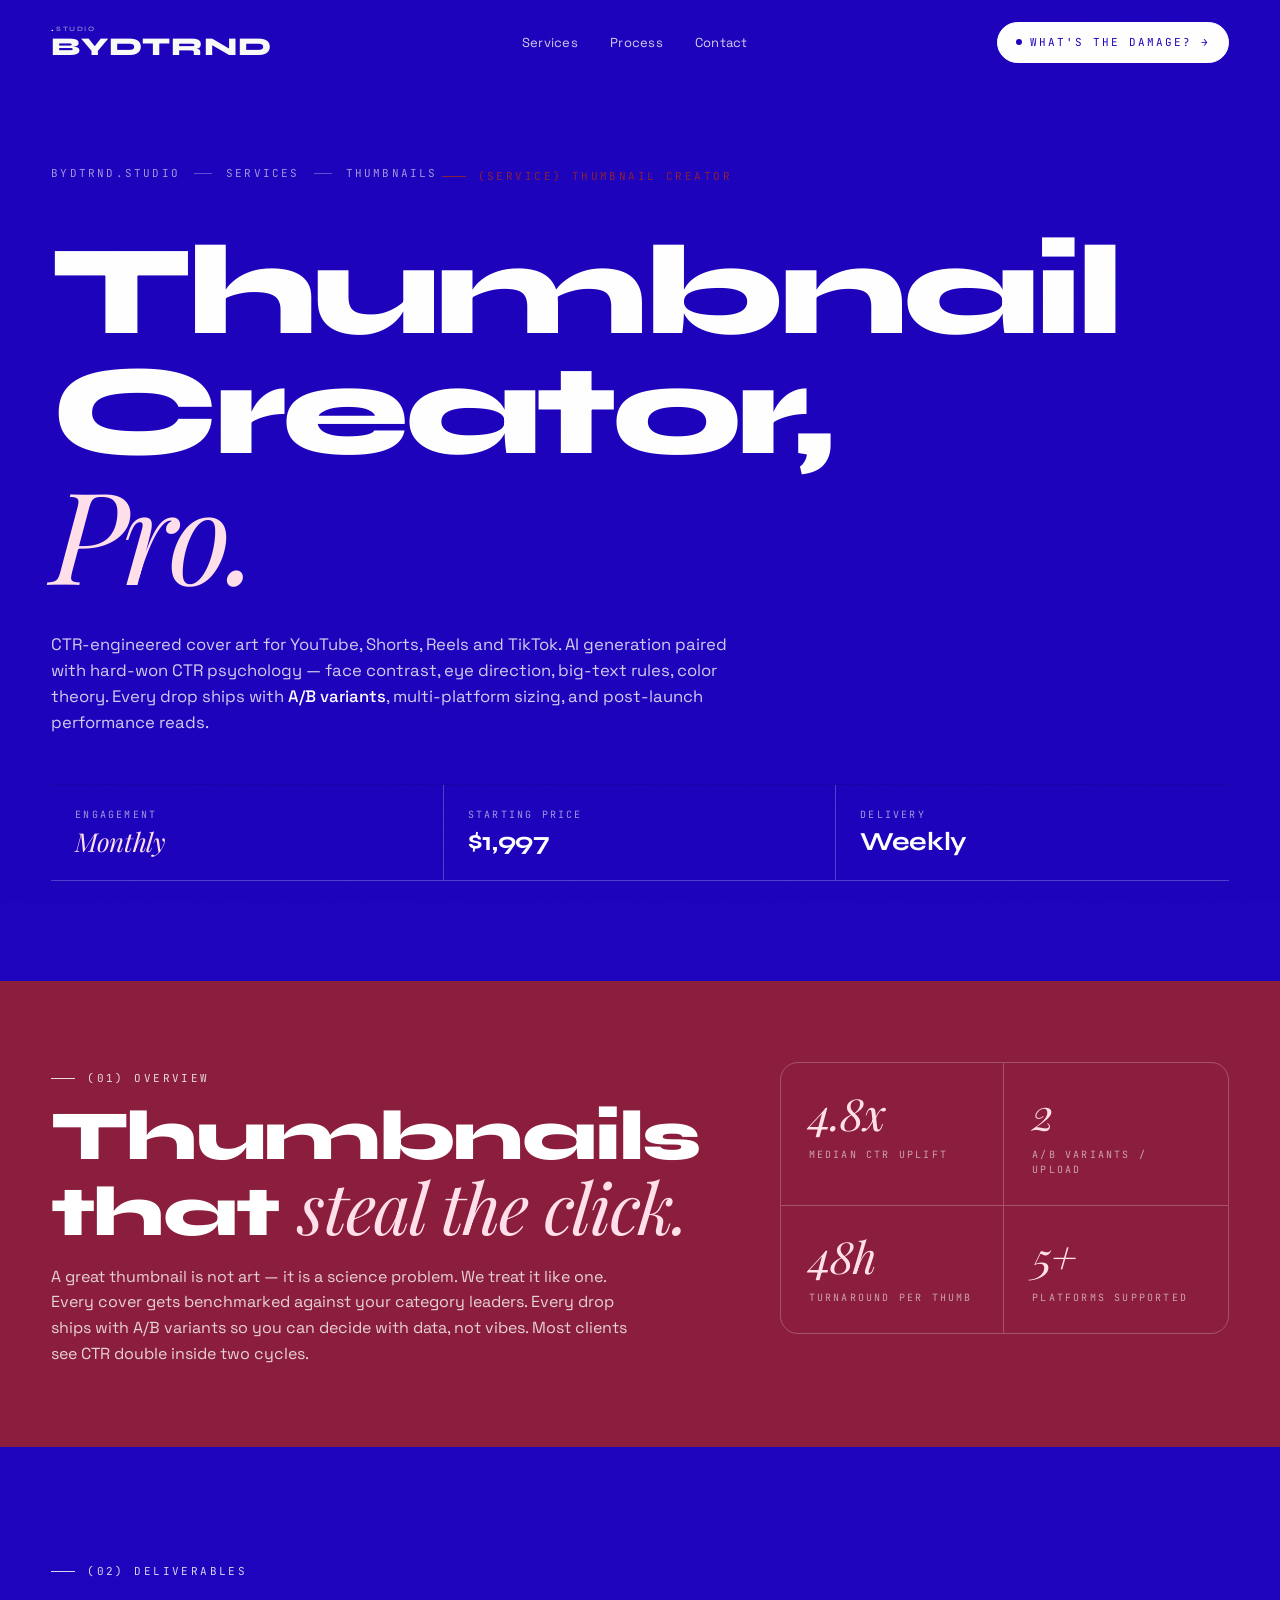
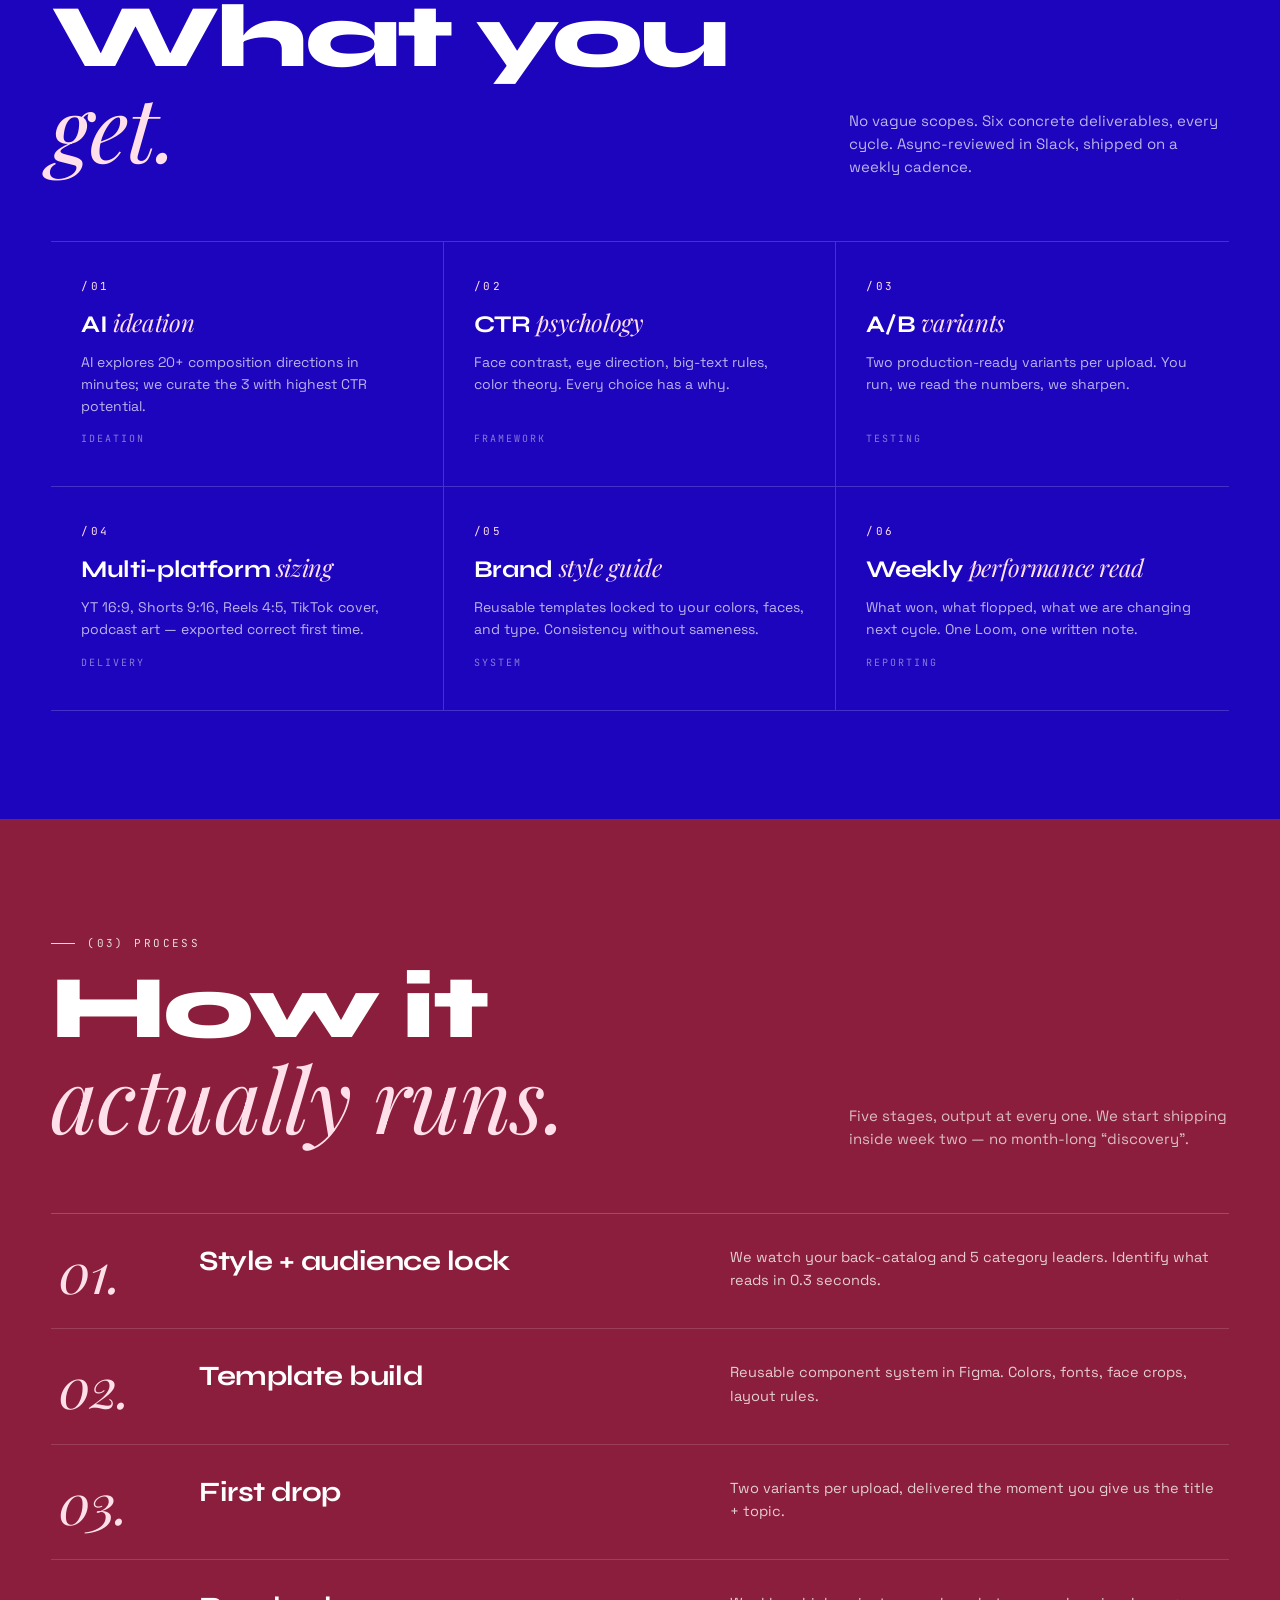
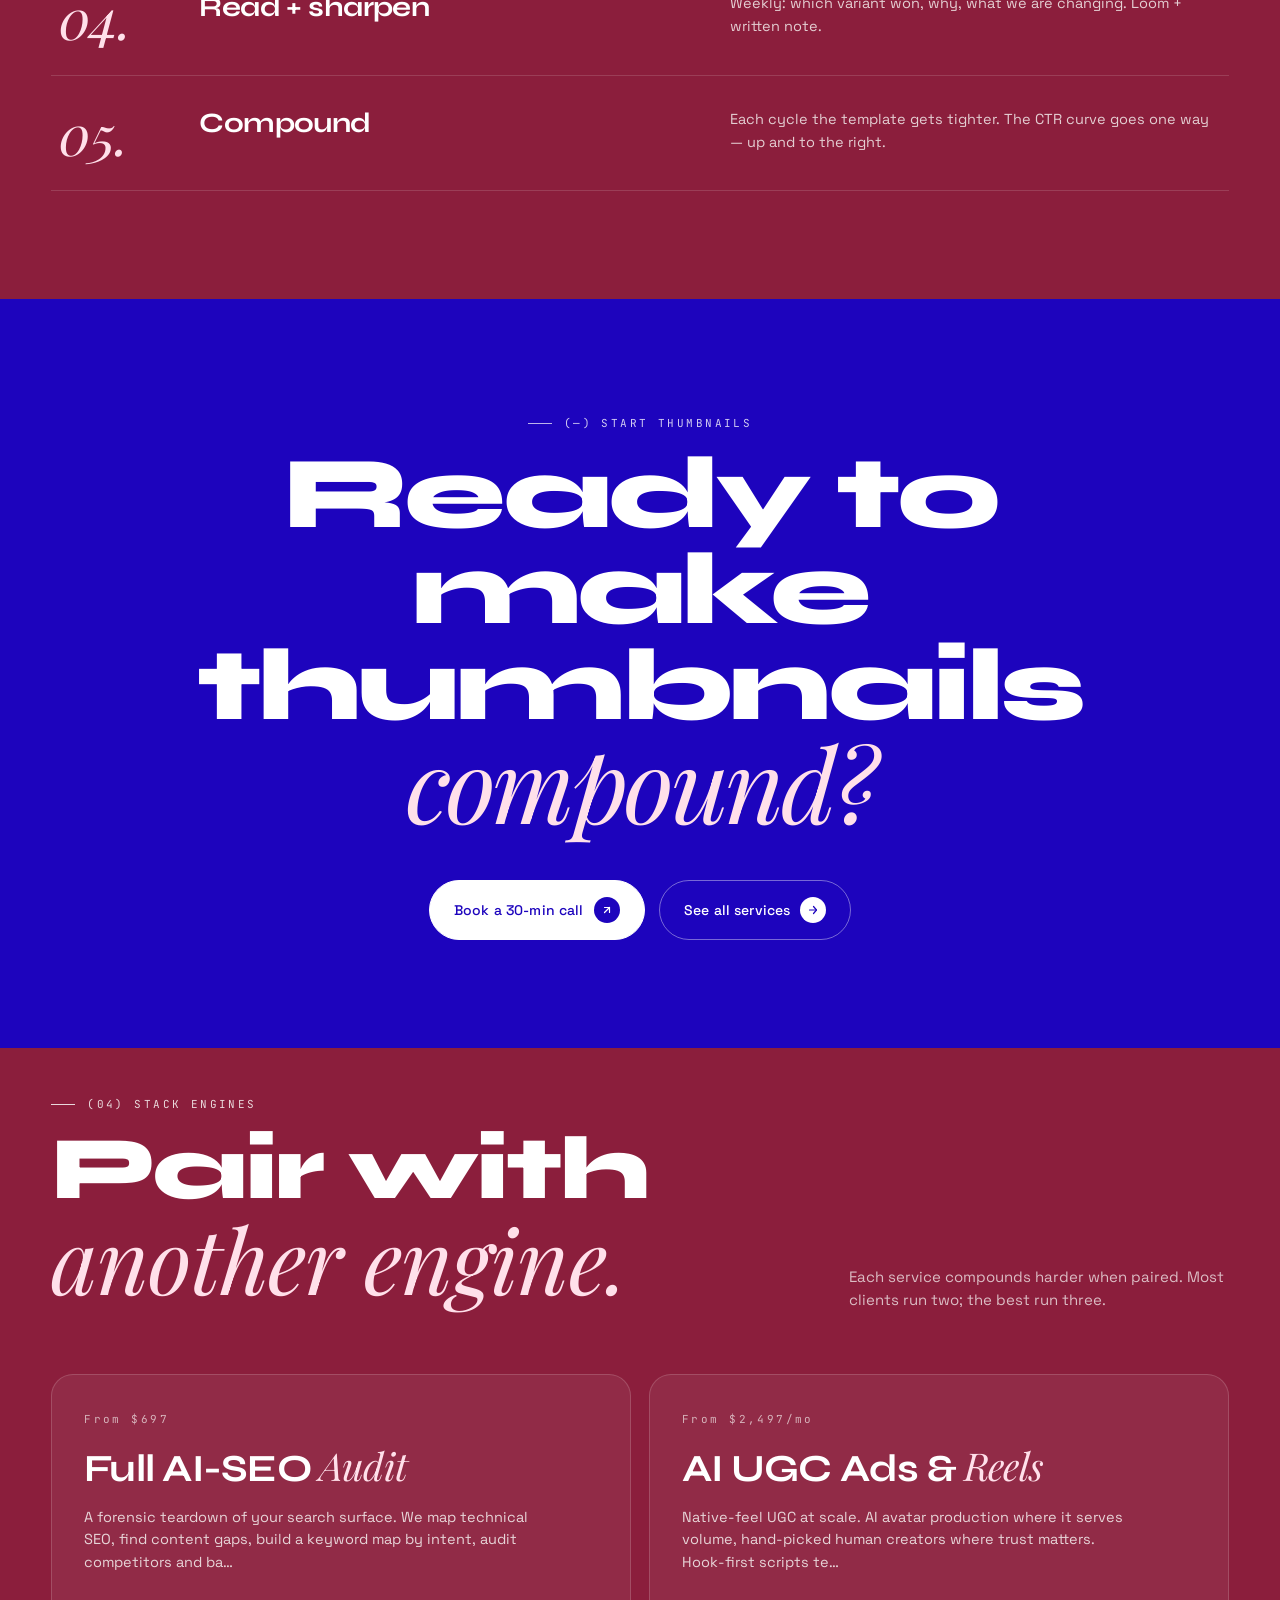
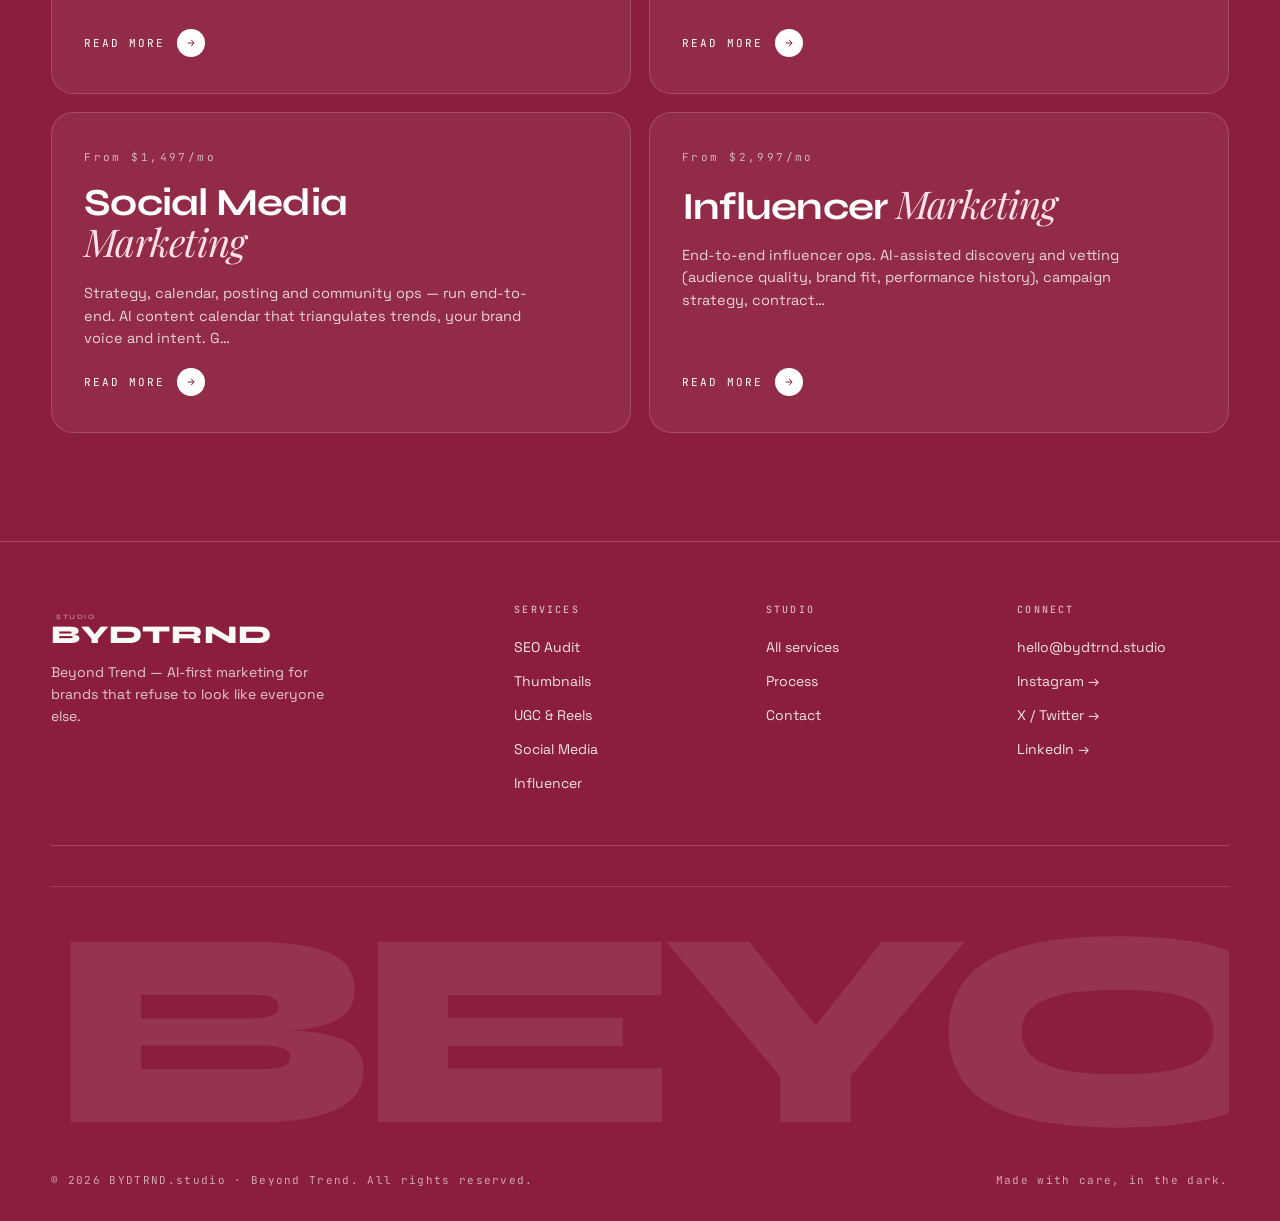
<file: services/thumbnails.html>
<!doctype html>
<html lang="en">
<head>
<meta charset="utf-8" />
<meta name="viewport" content="width=device-width, initial-scale=1" />
<title>Thumbnail Creator — BYDTRND.studio · Beyond Trend</title>
<link rel="preconnect" href="https://fonts.googleapis.com" />
<link rel="preconnect" href="https://fonts.gstatic.com" crossorigin />
<link rel="stylesheet" href="https://fonts.googleapis.com/css2?family=Syne:wght@500;600;700;800&family=Playfair+Display:ital,wght@1,400;1,500&family=Space+Grotesk:wght@300;400;500&family=JetBrains+Mono:wght@400;500&display=swap" />
<link rel="stylesheet" href="../nxgen-v3.css" />
</head>
<body class="no-js">

<div class="grain" aria-hidden="true"></div>
<div class="cursor-ring" aria-hidden="true"></div>
<div class="cursor-dot" aria-hidden="true"></div>
<div class="scrollbar" aria-hidden="true"><div></div></div>

<!-- PRELOADER -->
<div class="preload" id="preload" aria-hidden="true">
  <div class="curtain l"></div>
  <div class="curtain r"></div>
  <div class="preload-stage">
    <span class="cstar light" aria-hidden="true">
      <svg class="base" viewBox="0 0 100 100"><path d="M50,0 C51,40 60,49 100,50 C60,51 51,60 50,100 C49,60 40,51 0,50 C40,49 49,40 50,0 Z" fill="#FFFFFF"/></svg>
      <span class="layer r"><svg viewBox="0 0 100 100"><path d="M50,0 C51,40 60,49 100,50 C60,51 51,60 50,100 C49,60 40,51 0,50 C40,49 49,40 50,0 Z" fill="#8B1E3C"/></svg></span>
      <span class="layer i"><svg viewBox="0 0 100 100"><path d="M50,0 C51,40 60,49 100,50 C60,51 51,60 50,100 C49,60 40,51 0,50 C40,49 49,40 50,0 Z" fill="#1D04BD"/></svg></span>
    </span>
    <div class="preload-count"><span>000</span><em>%</em></div>
    <div class="preload-bar"><div></div></div>
    <div class="preload-label">Thumbnail Creator</div>
  </div>
</div>

<!-- NAV -->
<nav class="nav">
  <a href="../index.html" class="brand" data-cursor>
    <span class="logo">BYDTRND<span class="studio"><span class="dot">.</span>studio</span></span>
  </a>
  <div class="nav-links">
    <a href="../services.html" data-cursor>Services</a>
    <a href="../index.html#process" data-cursor>Process</a>
    <a href="../index.html#contact" data-cursor>Contact</a>
  </div>
  <a href="../pricing.html" class="nav-cta" data-cursor>
    <span class="dot"></span> What&apos;s the damage? &rarr;
  </a>
</nav>

<!-- HERO -->
<header class="detail-hero">
  <div class="wrap">
    <div class="crumbs">
      <a href="../index.html" data-cursor>BYDTRND.studio</a>
      <span class="sep"></span>
      <a href="../services.html" data-cursor>Services</a>
      <span class="sep"></span>
      <span>Thumbnails</span>
    </div>
    <div class="sec-eyebrow rv">(Service) Thumbnail Creator</div>
    <h1 class="rv d1">Thumbnail Creator,<br/><em>Pro.</em></h1>
    <p class="lead rv d2">CTR-engineered cover art for YouTube, Shorts, Reels and TikTok. AI generation paired with hard-won CTR psychology — face contrast, eye direction, big-text rules, color theory. Every drop ships with <strong>A/B variants</strong>, multi-platform sizing, and post-launch performance reads.</p>
    <div class="meta-row rv d3">
      
      <div class="m">
        <div class="m-l">Engagement</div>
        <div class="m-v"><em>Monthly</em></div>
      </div>
      <div class="m">
        <div class="m-l">Starting price</div>
        <div class="m-v">$1,997</div>
      </div>
      <div class="m">
        <div class="m-l">Delivery</div>
        <div class="m-v">Weekly</div>
      </div>
    </div>
  </div>
</header>

<!-- OVERVIEW + STATS -->
<section class="detail-split">
  <div class="wrap">
    <div class="dsplit">
      <div>
        <div class="sec-eyebrow rv">(01) Overview</div>
        <h2 class="rv d1" style="margin-top:14px;">Thumbnails that <em>steal the click.</em></h2>
        <p class="rv d2">A great thumbnail is not art — it is a science problem. We treat it like one. Every cover gets benchmarked against your category leaders. Every drop ships with A/B variants so you can decide with data, not vibes. Most clients see CTR double inside two cycles.</p>
      </div>
      <div class="dsplit-stats rv d2">
        
        <div class="ds">
          <div class="ds-n"><em>4.8x</em></div>
          <div class="ds-l">Median CTR uplift</div>
        </div>
        <div class="ds">
          <div class="ds-n"><em>2</em></div>
          <div class="ds-l">A/B variants / upload</div>
        </div>
        <div class="ds">
          <div class="ds-n"><em>48h</em></div>
          <div class="ds-l">Turnaround per thumb</div>
        </div>
        <div class="ds">
          <div class="ds-n"><em>5+</em></div>
          <div class="ds-l">Platforms supported</div>
        </div>
      </div>
    </div>
  </div>
</section>

<!-- DELIVERABLES (dark) -->
<section class="deliv">
  <div class="wrap">
    <div class="sec-head">
      <div>
        <div class="sec-eyebrow rv">(02) Deliverables</div>
        <h2 class="sec-title rv d1" style="color:#FFF;">What you<br/><em>get.</em></h2>
      </div>
      <p class="sec-sub rv d2">No vague scopes. Six concrete deliverables, every cycle. Async-reviewed in Slack, shipped on a weekly cadence.</p>
    </div>
    <div class="deliv-grid">
      
      <div class="del rv ">
        <div class="del-num">/01</div>
        <div class="del-h">AI <em>ideation</em></div>
        <div class="del-p">AI explores 20+ composition directions in minutes; we curate the 3 with highest CTR potential.</div>
        <div class="del-tag">Ideation</div>
      </div>
      <div class="del rv d1">
        <div class="del-num">/02</div>
        <div class="del-h">CTR <em>psychology</em></div>
        <div class="del-p">Face contrast, eye direction, big-text rules, color theory. Every choice has a why.</div>
        <div class="del-tag">Framework</div>
      </div>
      <div class="del rv d2">
        <div class="del-num">/03</div>
        <div class="del-h">A/B <em>variants</em></div>
        <div class="del-p">Two production-ready variants per upload. You run, we read the numbers, we sharpen.</div>
        <div class="del-tag">Testing</div>
      </div>
      <div class="del rv ">
        <div class="del-num">/04</div>
        <div class="del-h">Multi-platform <em>sizing</em></div>
        <div class="del-p">YT 16:9, Shorts 9:16, Reels 4:5, TikTok cover, podcast art — exported correct first time.</div>
        <div class="del-tag">Delivery</div>
      </div>
      <div class="del rv d1">
        <div class="del-num">/05</div>
        <div class="del-h">Brand <em>style guide</em></div>
        <div class="del-p">Reusable templates locked to your colors, faces, and type. Consistency without sameness.</div>
        <div class="del-tag">System</div>
      </div>
      <div class="del rv d2">
        <div class="del-num">/06</div>
        <div class="del-h">Weekly <em>performance read</em></div>
        <div class="del-p">What won, what flopped, what we are changing next cycle. One Loom, one written note.</div>
        <div class="del-tag">Reporting</div>
      </div>
    </div>
  </div>
</section>

<!-- TIMELINE -->
<section class="timeline">
  <div class="wrap">
    <div class="sec-head">
      <div>
        <div class="sec-eyebrow rv">(03) Process</div>
        <h2 class="sec-title rv d1">How it<br/><em>actually runs.</em></h2>
      </div>
      <p class="sec-sub rv d2">Five stages, output at every one. We start shipping inside week two — no month-long &ldquo;discovery&rdquo;.</p>
    </div>
    <div class="tl-list">
      
      <div class="tl-row rv ">
        <div class="tl-num">01.</div>
        <div class="tl-h">Style + audience lock</div>
        <div class="tl-p">We watch your back-catalog and 5 category leaders. Identify what reads in 0.3 seconds.</div>
      </div>
      <div class="tl-row rv d1">
        <div class="tl-num">02.</div>
        <div class="tl-h">Template build</div>
        <div class="tl-p">Reusable component system in Figma. Colors, fonts, face crops, layout rules.</div>
      </div>
      <div class="tl-row rv ">
        <div class="tl-num">03.</div>
        <div class="tl-h">First drop</div>
        <div class="tl-p">Two variants per upload, delivered the moment you give us the title + topic.</div>
      </div>
      <div class="tl-row rv d1">
        <div class="tl-num">04.</div>
        <div class="tl-h">Read + sharpen</div>
        <div class="tl-p">Weekly: which variant won, why, what we are changing. Loom + written note.</div>
      </div>
      <div class="tl-row rv ">
        <div class="tl-num">05.</div>
        <div class="tl-h">Compound</div>
        <div class="tl-p">Each cycle the template gets tighter. The CTR curve goes one way — up and to the right.</div>
      </div>
    </div>
  </div>
</section>

<!-- WINE CTA -->
<section class="wine-cta">
  <div class="wrap">
    <div class="sec-eyebrow rv">(—) Start thumbnails</div>
    <h2 class="rv d1">Ready to make thumbnails<br/><em>compound?</em></h2>
    <div class="actions rv d2">
      <a href="../index.html#contact" class="btn primary" data-cursor>
        <span>Book a 30-min call</span>
        <span class="arr"><svg width="12" height="12" viewBox="0 0 24 24" fill="none" stroke="currentColor" stroke-width="2.4" stroke-linecap="round" stroke-linejoin="round"><line x1="7" y1="17" x2="17" y2="7"/><polyline points="7 7 17 7 17 17"/></svg></span>
      </a>
      <a href="../services.html" class="btn secondary" data-cursor>
        <span>See all services</span>
        <span class="arr"><svg width="12" height="12" viewBox="0 0 24 24" fill="none" stroke="currentColor" stroke-width="2.4" stroke-linecap="round" stroke-linejoin="round"><line x1="5" y1="12" x2="19" y2="12"/><polyline points="13 5 19 12 13 19"/></svg></span>
      </a>
    </div>
  </div>
</section>

<!-- RELATED -->
<section class="svc-cards">
  <div class="wrap">
    <div class="sec-head">
      <div>
        <div class="sec-eyebrow rv">(04) Stack engines</div>
        <h2 class="sec-title rv d1">Pair with<br/><em>another engine.</em></h2>
      </div>
      <p class="sec-sub rv d2">Each service compounds harder when paired. Most clients run two; the best run three.</p>
    </div>
    <div class="svc-cards-grid">
      
        <a href="seo-audit.html" class="svc-card rv " data-cursor>
          <div class="num">From $697</div>
          <h3>Full AI-SEO <em>Audit</em></h3>
          <p>A forensic teardown of your search surface. We map technical SEO, find content gaps, build a keyword map by intent, audit competitors and ba…</p>
          <span class="go">
            <span>Read more</span>
            <span class="arr"><svg width="10" height="10" viewBox="0 0 24 24" fill="none" stroke="currentColor" stroke-width="2.4" stroke-linecap="round" stroke-linejoin="round"><line x1="5" y1="12" x2="19" y2="12"/><polyline points="13 5 19 12 13 19"/></svg></span>
          </span>
        </a>
        <a href="ugc-ads.html" class="svc-card rv d1" data-cursor>
          <div class="num">From $2,497/mo</div>
          <h3>AI UGC Ads & <em>Reels</em></h3>
          <p>Native-feel UGC at scale. AI avatar production where it serves volume, hand-picked human creators where trust matters. Hook-first scripts te…</p>
          <span class="go">
            <span>Read more</span>
            <span class="arr"><svg width="10" height="10" viewBox="0 0 24 24" fill="none" stroke="currentColor" stroke-width="2.4" stroke-linecap="round" stroke-linejoin="round"><line x1="5" y1="12" x2="19" y2="12"/><polyline points="13 5 19 12 13 19"/></svg></span>
          </span>
        </a>
        <a href="social-media.html" class="svc-card rv " data-cursor>
          <div class="num">From $1,497/mo</div>
          <h3>Social Media <em>Marketing</em></h3>
          <p>Strategy, calendar, posting and community ops — run end-to-end. AI content calendar that triangulates trends, your brand voice and intent. G…</p>
          <span class="go">
            <span>Read more</span>
            <span class="arr"><svg width="10" height="10" viewBox="0 0 24 24" fill="none" stroke="currentColor" stroke-width="2.4" stroke-linecap="round" stroke-linejoin="round"><line x1="5" y1="12" x2="19" y2="12"/><polyline points="13 5 19 12 13 19"/></svg></span>
          </span>
        </a>
        <a href="influencer.html" class="svc-card rv d1" data-cursor>
          <div class="num">From $2,997/mo</div>
          <h3>Influencer <em>Marketing</em></h3>
          <p>End-to-end influencer ops. AI-assisted discovery and vetting (audience quality, brand fit, performance history), campaign strategy, contract…</p>
          <span class="go">
            <span>Read more</span>
            <span class="arr"><svg width="10" height="10" viewBox="0 0 24 24" fill="none" stroke="currentColor" stroke-width="2.4" stroke-linecap="round" stroke-linejoin="round"><line x1="5" y1="12" x2="19" y2="12"/><polyline points="13 5 19 12 13 19"/></svg></span>
          </span>
        </a>
    </div>
  </div>
</section>

<!-- FOOTER -->
<footer>
  <div class="foot-grid">
    <div class="foot-brand">
      <a href="../index.html" class="brand" data-cursor>
    <span class="logo">BYDTRND<span class="studio"><span class="dot">.</span>studio</span></span>
  </a>
      <p>Beyond Trend — AI-first marketing for brands that refuse to look like everyone else.</p>
    </div>
    <div class="foot-col">
      <h6>Services</h6>
      <ul>
        <li><a href="seo-audit.html" data-cursor>SEO Audit</a></li>
        <li><a href="thumbnails.html" data-cursor>Thumbnails</a></li>
        <li><a href="ugc-ads.html" data-cursor>UGC &amp; Reels</a></li>
        <li><a href="social-media.html" data-cursor>Social Media</a></li>
        <li><a href="influencer.html" data-cursor>Influencer</a></li>
      </ul>
    </div>
    <div class="foot-col">
      <h6>Studio</h6>
      <ul>
        <li><a href="../services.html" data-cursor>All services</a></li>
        <li><a href="../index.html#process" data-cursor>Process</a></li>
        <li><a href="../index.html#contact" data-cursor>Contact</a></li>
      </ul>
    </div>
    <div class="foot-col">
      <h6>Connect</h6>
      <ul>
        <li><a href="mailto:hello@bydtrnd.studio" data-cursor>hello@bydtrnd.studio</a></li>
        <li><a href="#" data-cursor>Instagram &rarr;</a></li>
        <li><a href="#" data-cursor>X / Twitter &rarr;</a></li>
        <li><a href="#" data-cursor>LinkedIn &rarr;</a></li>
      </ul>
    </div>
  </div>
  <div class="foot-mark" aria-hidden="true">
    <div class="foot-mark-track">
      <span>BEYOND TREND&nbsp;·&nbsp;</span><span>BEYOND TREND&nbsp;·&nbsp;</span><span>BEYOND TREND&nbsp;·&nbsp;</span><span>BEYOND TREND&nbsp;·&nbsp;</span>
    </div>
  </div>
  <div class="foot-bottom">
    <span>© 2026 BYDTRND.studio · Beyond Trend. All rights reserved.</span>
    <span>Made with care, in the dark.</span>
  </div>
</footer>

<script src="../nxgen-v3.js"></script>
</body>
  </html>
</file>
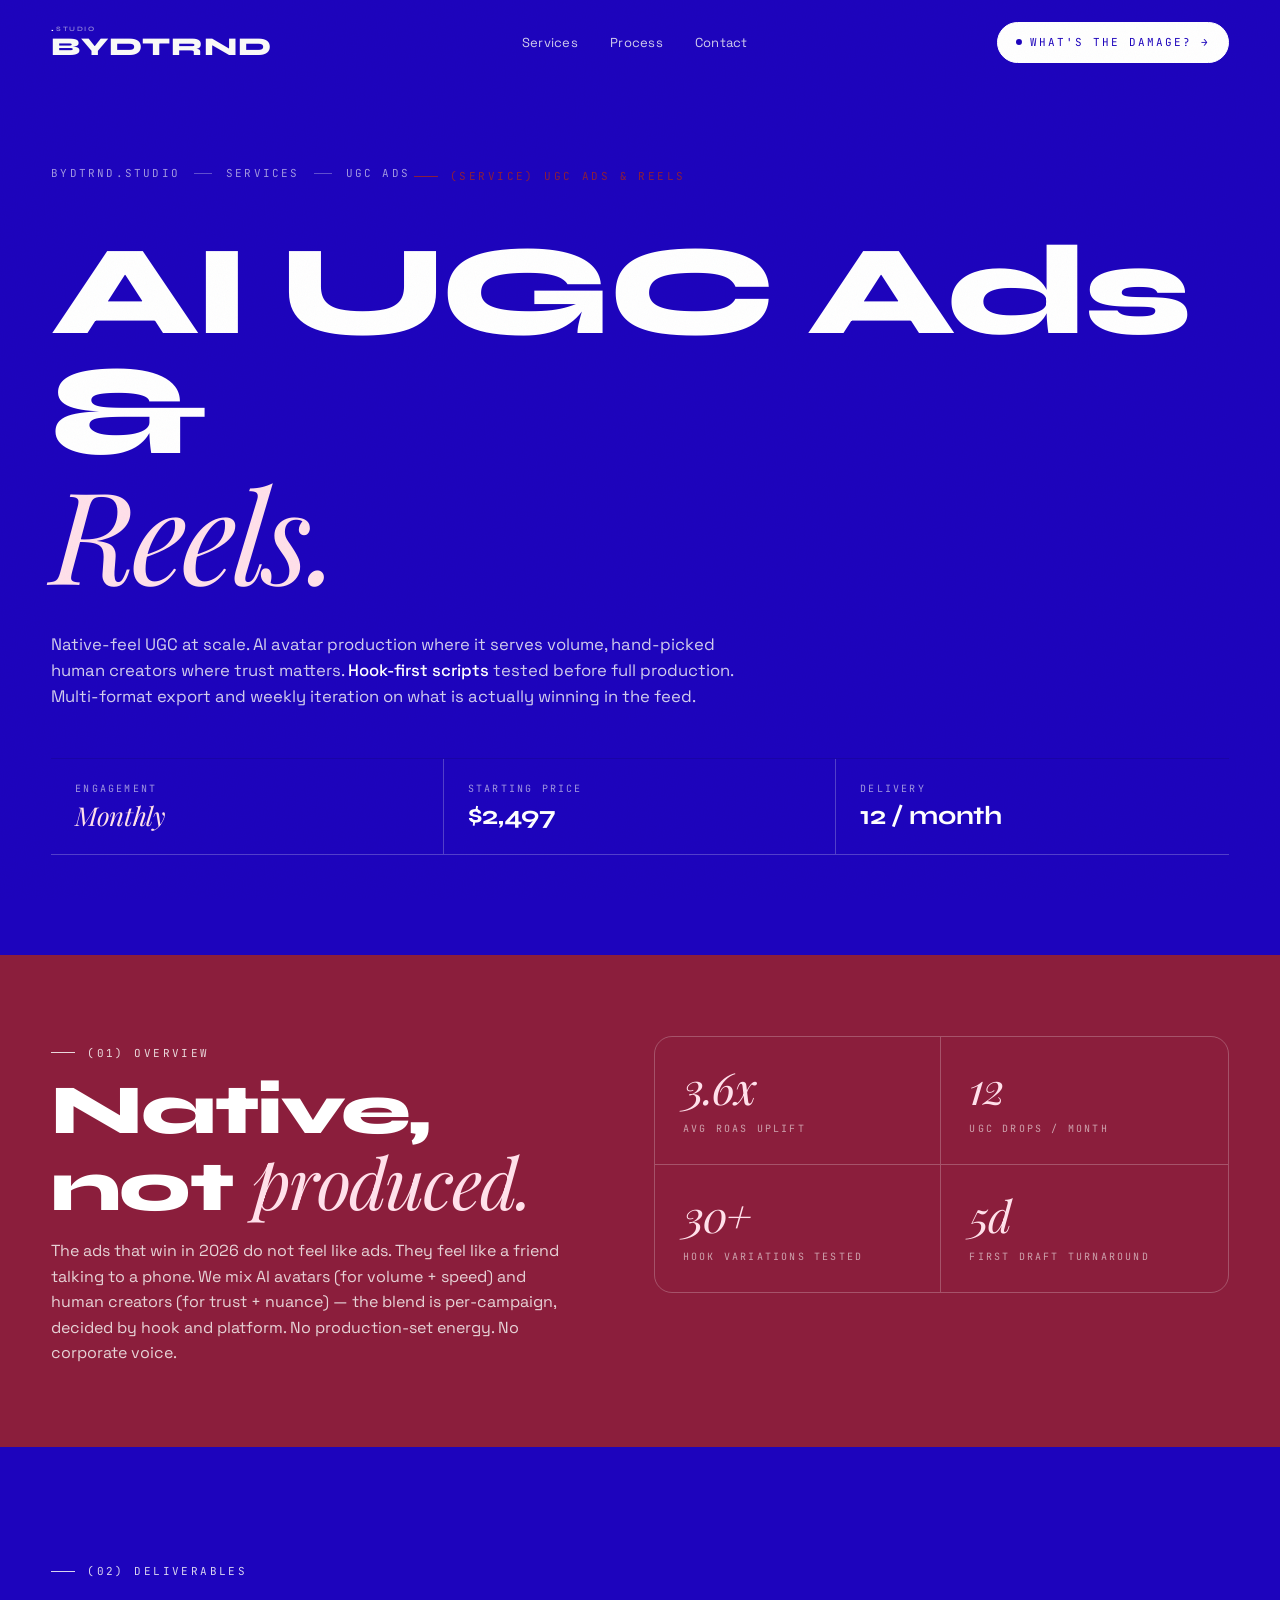
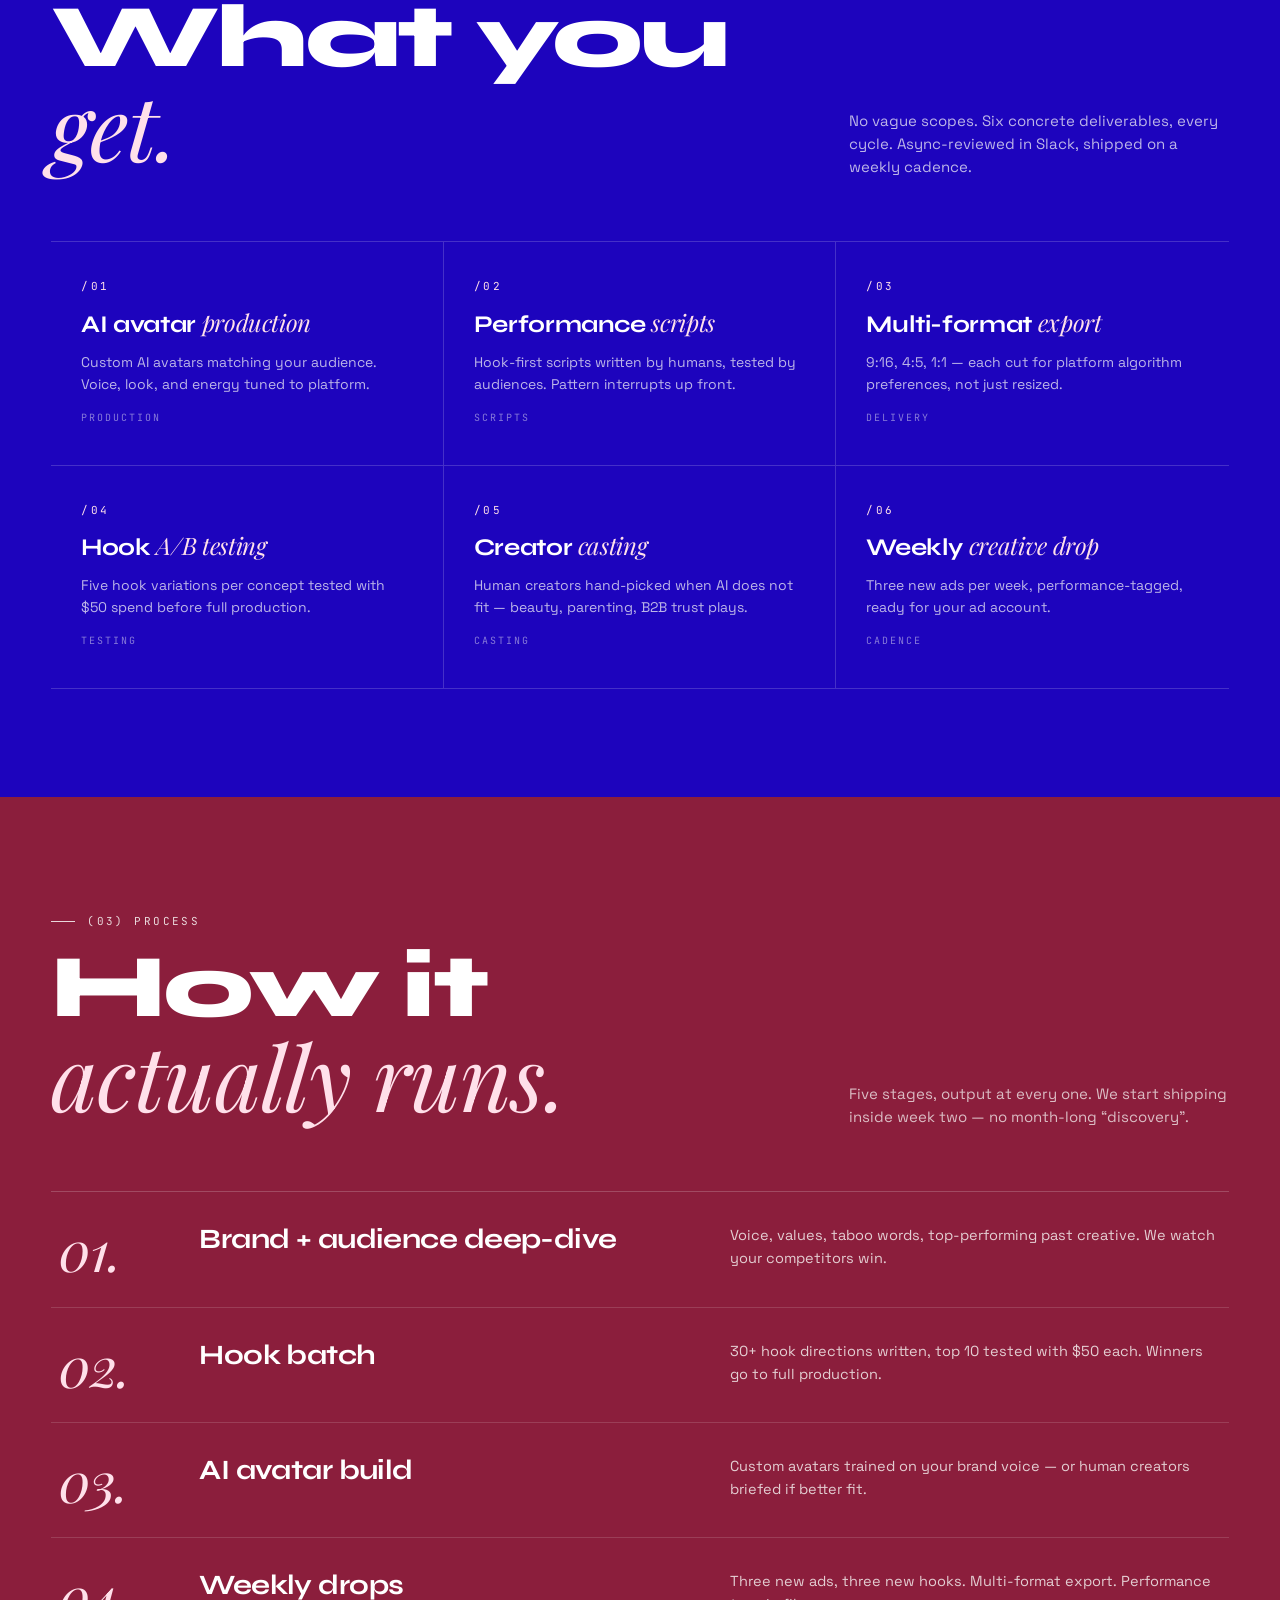
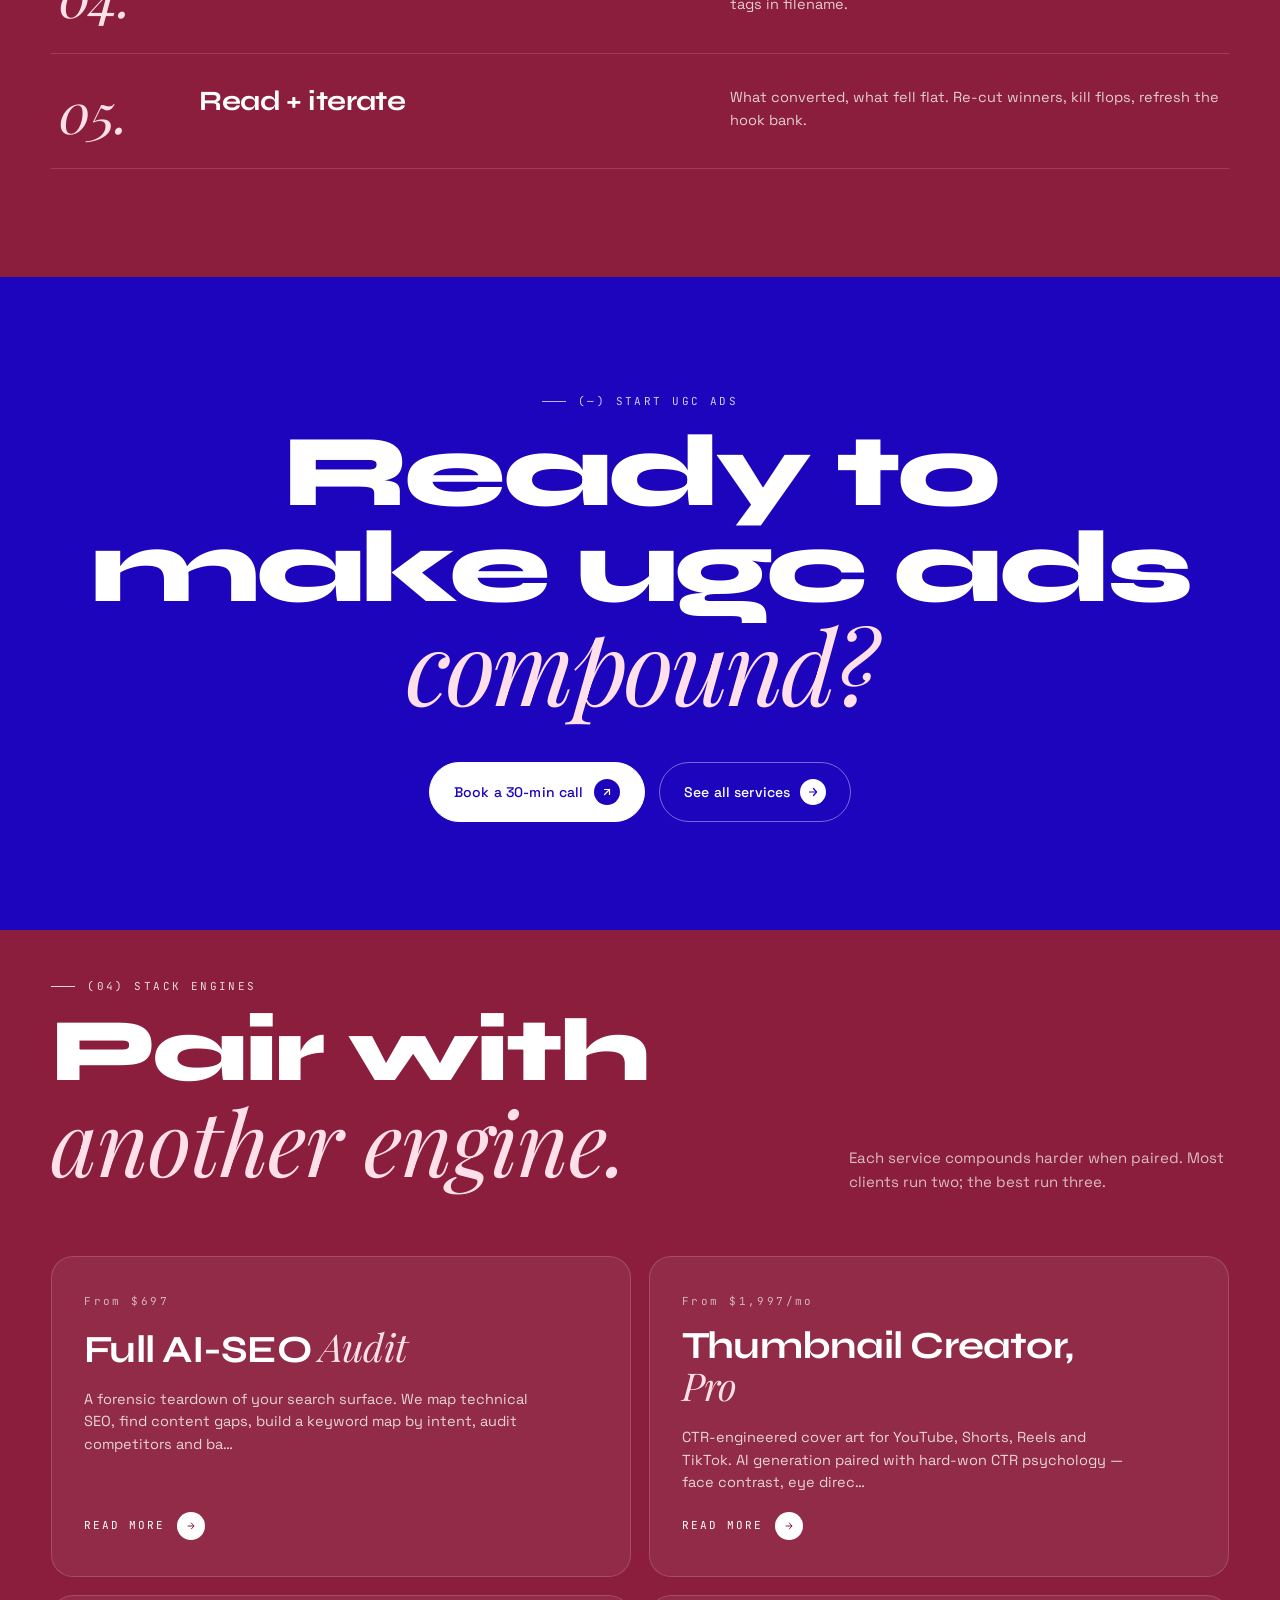
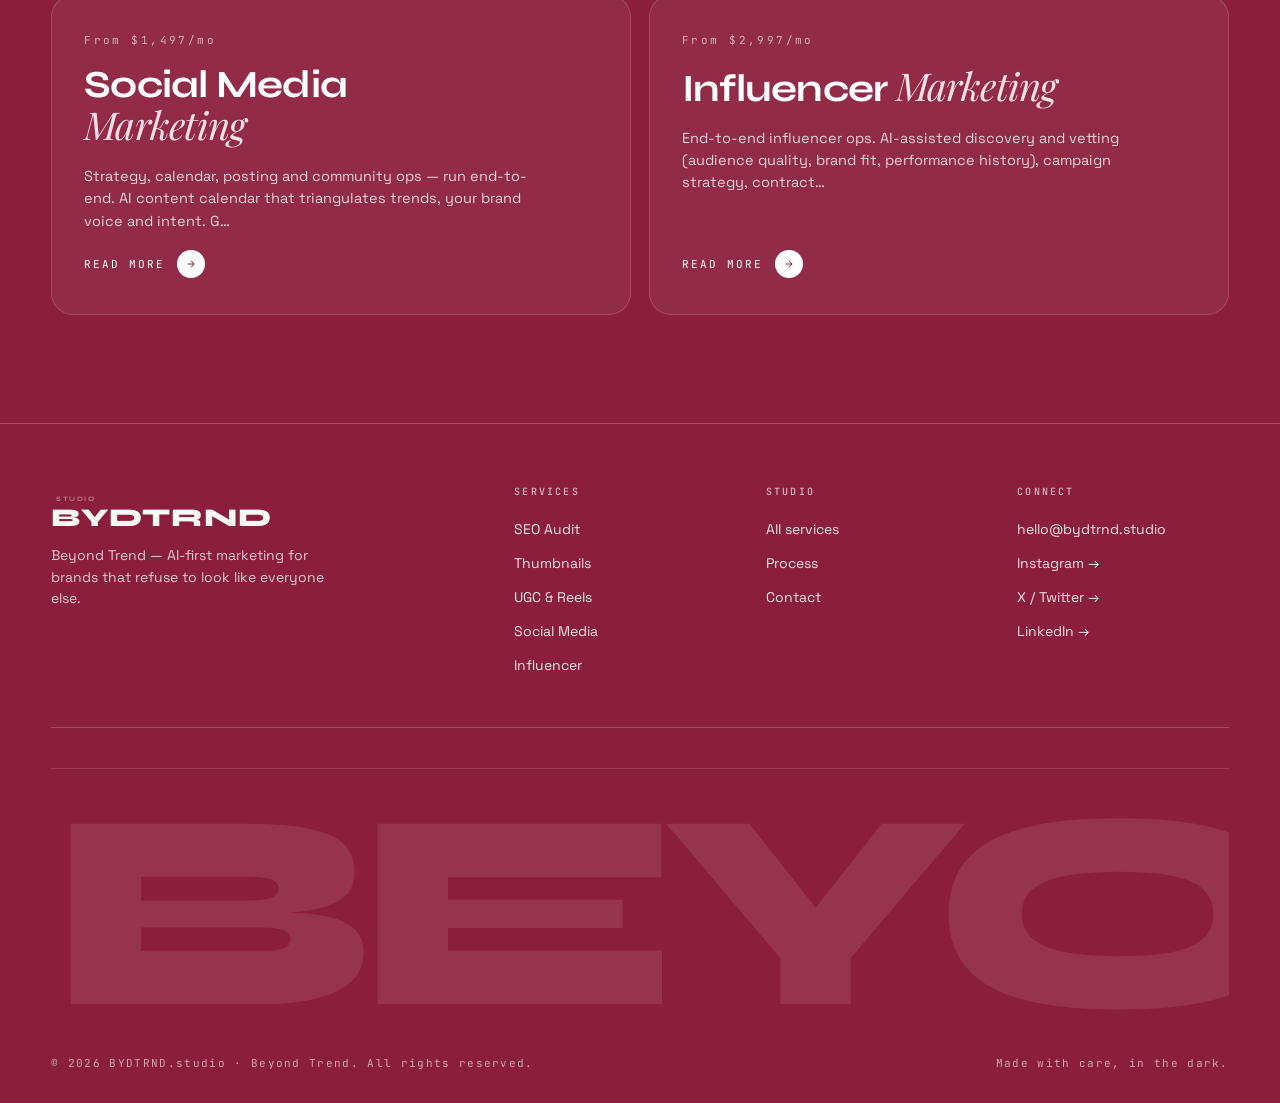
<file: services/ugc-ads.html>
<!doctype html>
<html lang="en">
<head>
<meta charset="utf-8" />
<meta name="viewport" content="width=device-width, initial-scale=1" />
<title>UGC Ads & Reels — BYDTRND.studio · Beyond Trend</title>
<link rel="preconnect" href="https://fonts.googleapis.com" />
<link rel="preconnect" href="https://fonts.gstatic.com" crossorigin />
<link rel="stylesheet" href="https://fonts.googleapis.com/css2?family=Syne:wght@500;600;700;800&family=Playfair+Display:ital,wght@1,400;1,500&family=Space+Grotesk:wght@300;400;500&family=JetBrains+Mono:wght@400;500&display=swap" />
<link rel="stylesheet" href="../nxgen-v3.css" />
</head>
<body class="no-js">

<div class="grain" aria-hidden="true"></div>
<div class="cursor-ring" aria-hidden="true"></div>
<div class="cursor-dot" aria-hidden="true"></div>
<div class="scrollbar" aria-hidden="true"><div></div></div>

<!-- PRELOADER -->
<div class="preload" id="preload" aria-hidden="true">
  <div class="curtain l"></div>
  <div class="curtain r"></div>
  <div class="preload-stage">
    <span class="cstar light" aria-hidden="true">
      <svg class="base" viewBox="0 0 100 100"><path d="M50,0 C51,40 60,49 100,50 C60,51 51,60 50,100 C49,60 40,51 0,50 C40,49 49,40 50,0 Z" fill="#FFFFFF"/></svg>
      <span class="layer r"><svg viewBox="0 0 100 100"><path d="M50,0 C51,40 60,49 100,50 C60,51 51,60 50,100 C49,60 40,51 0,50 C40,49 49,40 50,0 Z" fill="#8B1E3C"/></svg></span>
      <span class="layer i"><svg viewBox="0 0 100 100"><path d="M50,0 C51,40 60,49 100,50 C60,51 51,60 50,100 C49,60 40,51 0,50 C40,49 49,40 50,0 Z" fill="#1D04BD"/></svg></span>
    </span>
    <div class="preload-count"><span>000</span><em>%</em></div>
    <div class="preload-bar"><div></div></div>
    <div class="preload-label">UGC Ads & Reels</div>
  </div>
</div>

<!-- NAV -->
<nav class="nav">
  <a href="../index.html" class="brand" data-cursor>
    <span class="logo">BYDTRND<span class="studio"><span class="dot">.</span>studio</span></span>
  </a>
  <div class="nav-links">
    <a href="../services.html" data-cursor>Services</a>
    <a href="../index.html#process" data-cursor>Process</a>
    <a href="../index.html#contact" data-cursor>Contact</a>
  </div>
  <a href="../pricing.html" class="nav-cta" data-cursor>
    <span class="dot"></span> What&apos;s the damage? &rarr;
  </a>
</nav>

<!-- HERO -->
<header class="detail-hero">
  <div class="wrap">
    <div class="crumbs">
      <a href="../index.html" data-cursor>BYDTRND.studio</a>
      <span class="sep"></span>
      <a href="../services.html" data-cursor>Services</a>
      <span class="sep"></span>
      <span>UGC Ads</span>
    </div>
    <div class="sec-eyebrow rv">(Service) UGC Ads & Reels</div>
    <h1 class="rv d1">AI UGC Ads &<br/><em>Reels.</em></h1>
    <p class="lead rv d2">Native-feel UGC at scale. AI avatar production where it serves volume, hand-picked human creators where trust matters. <strong>Hook-first scripts</strong> tested before full production. Multi-format export and weekly iteration on what is actually winning in the feed.</p>
    <div class="meta-row rv d3">
      
      <div class="m">
        <div class="m-l">Engagement</div>
        <div class="m-v"><em>Monthly</em></div>
      </div>
      <div class="m">
        <div class="m-l">Starting price</div>
        <div class="m-v">$2,497</div>
      </div>
      <div class="m">
        <div class="m-l">Delivery</div>
        <div class="m-v">12 / month</div>
      </div>
    </div>
  </div>
</header>

<!-- OVERVIEW + STATS -->
<section class="detail-split">
  <div class="wrap">
    <div class="dsplit">
      <div>
        <div class="sec-eyebrow rv">(01) Overview</div>
        <h2 class="rv d1" style="margin-top:14px;">Native, not <em>produced.</em></h2>
        <p class="rv d2">The ads that win in 2026 do not feel like ads. They feel like a friend talking to a phone. We mix AI avatars (for volume + speed) and human creators (for trust + nuance) — the blend is per-campaign, decided by hook and platform. No production-set energy. No corporate voice.</p>
      </div>
      <div class="dsplit-stats rv d2">
        
        <div class="ds">
          <div class="ds-n"><em>3.6x</em></div>
          <div class="ds-l">Avg ROAS uplift</div>
        </div>
        <div class="ds">
          <div class="ds-n"><em>12</em></div>
          <div class="ds-l">UGC drops / month</div>
        </div>
        <div class="ds">
          <div class="ds-n"><em>30+</em></div>
          <div class="ds-l">Hook variations tested</div>
        </div>
        <div class="ds">
          <div class="ds-n"><em>5d</em></div>
          <div class="ds-l">First draft turnaround</div>
        </div>
      </div>
    </div>
  </div>
</section>

<!-- DELIVERABLES (dark) -->
<section class="deliv">
  <div class="wrap">
    <div class="sec-head">
      <div>
        <div class="sec-eyebrow rv">(02) Deliverables</div>
        <h2 class="sec-title rv d1" style="color:#FFF;">What you<br/><em>get.</em></h2>
      </div>
      <p class="sec-sub rv d2">No vague scopes. Six concrete deliverables, every cycle. Async-reviewed in Slack, shipped on a weekly cadence.</p>
    </div>
    <div class="deliv-grid">
      
      <div class="del rv ">
        <div class="del-num">/01</div>
        <div class="del-h">AI avatar <em>production</em></div>
        <div class="del-p">Custom AI avatars matching your audience. Voice, look, and energy tuned to platform.</div>
        <div class="del-tag">Production</div>
      </div>
      <div class="del rv d1">
        <div class="del-num">/02</div>
        <div class="del-h">Performance <em>scripts</em></div>
        <div class="del-p">Hook-first scripts written by humans, tested by audiences. Pattern interrupts up front.</div>
        <div class="del-tag">Scripts</div>
      </div>
      <div class="del rv d2">
        <div class="del-num">/03</div>
        <div class="del-h">Multi-format <em>export</em></div>
        <div class="del-p">9:16, 4:5, 1:1 — each cut for platform algorithm preferences, not just resized.</div>
        <div class="del-tag">Delivery</div>
      </div>
      <div class="del rv ">
        <div class="del-num">/04</div>
        <div class="del-h">Hook <em>A/B testing</em></div>
        <div class="del-p">Five hook variations per concept tested with $50 spend before full production.</div>
        <div class="del-tag">Testing</div>
      </div>
      <div class="del rv d1">
        <div class="del-num">/05</div>
        <div class="del-h">Creator <em>casting</em></div>
        <div class="del-p">Human creators hand-picked when AI does not fit — beauty, parenting, B2B trust plays.</div>
        <div class="del-tag">Casting</div>
      </div>
      <div class="del rv d2">
        <div class="del-num">/06</div>
        <div class="del-h">Weekly <em>creative drop</em></div>
        <div class="del-p">Three new ads per week, performance-tagged, ready for your ad account.</div>
        <div class="del-tag">Cadence</div>
      </div>
    </div>
  </div>
</section>

<!-- TIMELINE -->
<section class="timeline">
  <div class="wrap">
    <div class="sec-head">
      <div>
        <div class="sec-eyebrow rv">(03) Process</div>
        <h2 class="sec-title rv d1">How it<br/><em>actually runs.</em></h2>
      </div>
      <p class="sec-sub rv d2">Five stages, output at every one. We start shipping inside week two — no month-long &ldquo;discovery&rdquo;.</p>
    </div>
    <div class="tl-list">
      
      <div class="tl-row rv ">
        <div class="tl-num">01.</div>
        <div class="tl-h">Brand + audience deep-dive</div>
        <div class="tl-p">Voice, values, taboo words, top-performing past creative. We watch your competitors win.</div>
      </div>
      <div class="tl-row rv d1">
        <div class="tl-num">02.</div>
        <div class="tl-h">Hook batch</div>
        <div class="tl-p">30+ hook directions written, top 10 tested with $50 each. Winners go to full production.</div>
      </div>
      <div class="tl-row rv ">
        <div class="tl-num">03.</div>
        <div class="tl-h">AI avatar build</div>
        <div class="tl-p">Custom avatars trained on your brand voice — or human creators briefed if better fit.</div>
      </div>
      <div class="tl-row rv d1">
        <div class="tl-num">04.</div>
        <div class="tl-h">Weekly drops</div>
        <div class="tl-p">Three new ads, three new hooks. Multi-format export. Performance tags in filename.</div>
      </div>
      <div class="tl-row rv ">
        <div class="tl-num">05.</div>
        <div class="tl-h">Read + iterate</div>
        <div class="tl-p">What converted, what fell flat. Re-cut winners, kill flops, refresh the hook bank.</div>
      </div>
    </div>
  </div>
</section>

<!-- WINE CTA -->
<section class="wine-cta">
  <div class="wrap">
    <div class="sec-eyebrow rv">(—) Start ugc ads</div>
    <h2 class="rv d1">Ready to make ugc ads<br/><em>compound?</em></h2>
    <div class="actions rv d2">
      <a href="../index.html#contact" class="btn primary" data-cursor>
        <span>Book a 30-min call</span>
        <span class="arr"><svg width="12" height="12" viewBox="0 0 24 24" fill="none" stroke="currentColor" stroke-width="2.4" stroke-linecap="round" stroke-linejoin="round"><line x1="7" y1="17" x2="17" y2="7"/><polyline points="7 7 17 7 17 17"/></svg></span>
      </a>
      <a href="../services.html" class="btn secondary" data-cursor>
        <span>See all services</span>
        <span class="arr"><svg width="12" height="12" viewBox="0 0 24 24" fill="none" stroke="currentColor" stroke-width="2.4" stroke-linecap="round" stroke-linejoin="round"><line x1="5" y1="12" x2="19" y2="12"/><polyline points="13 5 19 12 13 19"/></svg></span>
      </a>
    </div>
  </div>
</section>

<!-- RELATED -->
<section class="svc-cards">
  <div class="wrap">
    <div class="sec-head">
      <div>
        <div class="sec-eyebrow rv">(04) Stack engines</div>
        <h2 class="sec-title rv d1">Pair with<br/><em>another engine.</em></h2>
      </div>
      <p class="sec-sub rv d2">Each service compounds harder when paired. Most clients run two; the best run three.</p>
    </div>
    <div class="svc-cards-grid">
      
        <a href="seo-audit.html" class="svc-card rv " data-cursor>
          <div class="num">From $697</div>
          <h3>Full AI-SEO <em>Audit</em></h3>
          <p>A forensic teardown of your search surface. We map technical SEO, find content gaps, build a keyword map by intent, audit competitors and ba…</p>
          <span class="go">
            <span>Read more</span>
            <span class="arr"><svg width="10" height="10" viewBox="0 0 24 24" fill="none" stroke="currentColor" stroke-width="2.4" stroke-linecap="round" stroke-linejoin="round"><line x1="5" y1="12" x2="19" y2="12"/><polyline points="13 5 19 12 13 19"/></svg></span>
          </span>
        </a>
        <a href="thumbnails.html" class="svc-card rv d1" data-cursor>
          <div class="num">From $1,997/mo</div>
          <h3>Thumbnail Creator, <em>Pro</em></h3>
          <p>CTR-engineered cover art for YouTube, Shorts, Reels and TikTok. AI generation paired with hard-won CTR psychology — face contrast, eye direc…</p>
          <span class="go">
            <span>Read more</span>
            <span class="arr"><svg width="10" height="10" viewBox="0 0 24 24" fill="none" stroke="currentColor" stroke-width="2.4" stroke-linecap="round" stroke-linejoin="round"><line x1="5" y1="12" x2="19" y2="12"/><polyline points="13 5 19 12 13 19"/></svg></span>
          </span>
        </a>
        <a href="social-media.html" class="svc-card rv " data-cursor>
          <div class="num">From $1,497/mo</div>
          <h3>Social Media <em>Marketing</em></h3>
          <p>Strategy, calendar, posting and community ops — run end-to-end. AI content calendar that triangulates trends, your brand voice and intent. G…</p>
          <span class="go">
            <span>Read more</span>
            <span class="arr"><svg width="10" height="10" viewBox="0 0 24 24" fill="none" stroke="currentColor" stroke-width="2.4" stroke-linecap="round" stroke-linejoin="round"><line x1="5" y1="12" x2="19" y2="12"/><polyline points="13 5 19 12 13 19"/></svg></span>
          </span>
        </a>
        <a href="influencer.html" class="svc-card rv d1" data-cursor>
          <div class="num">From $2,997/mo</div>
          <h3>Influencer <em>Marketing</em></h3>
          <p>End-to-end influencer ops. AI-assisted discovery and vetting (audience quality, brand fit, performance history), campaign strategy, contract…</p>
          <span class="go">
            <span>Read more</span>
            <span class="arr"><svg width="10" height="10" viewBox="0 0 24 24" fill="none" stroke="currentColor" stroke-width="2.4" stroke-linecap="round" stroke-linejoin="round"><line x1="5" y1="12" x2="19" y2="12"/><polyline points="13 5 19 12 13 19"/></svg></span>
          </span>
        </a>
    </div>
  </div>
</section>

<!-- FOOTER -->
<footer>
  <div class="foot-grid">
    <div class="foot-brand">
      <a href="../index.html" class="brand" data-cursor>
    <span class="logo">BYDTRND<span class="studio"><span class="dot">.</span>studio</span></span>
  </a>
      <p>Beyond Trend — AI-first marketing for brands that refuse to look like everyone else.</p>
    </div>
    <div class="foot-col">
      <h6>Services</h6>
      <ul>
        <li><a href="seo-audit.html" data-cursor>SEO Audit</a></li>
        <li><a href="thumbnails.html" data-cursor>Thumbnails</a></li>
        <li><a href="ugc-ads.html" data-cursor>UGC &amp; Reels</a></li>
        <li><a href="social-media.html" data-cursor>Social Media</a></li>
        <li><a href="influencer.html" data-cursor>Influencer</a></li>
      </ul>
    </div>
    <div class="foot-col">
      <h6>Studio</h6>
      <ul>
        <li><a href="../services.html" data-cursor>All services</a></li>
        <li><a href="../index.html#process" data-cursor>Process</a></li>
        <li><a href="../index.html#contact" data-cursor>Contact</a></li>
      </ul>
    </div>
    <div class="foot-col">
      <h6>Connect</h6>
      <ul>
        <li><a href="mailto:hello@bydtrnd.studio" data-cursor>hello@bydtrnd.studio</a></li>
        <li><a href="#" data-cursor>Instagram &rarr;</a></li>
        <li><a href="#" data-cursor>X / Twitter &rarr;</a></li>
        <li><a href="#" data-cursor>LinkedIn &rarr;</a></li>
      </ul>
    </div>
  </div>
  <div class="foot-mark" aria-hidden="true">
    <div class="foot-mark-track">
      <span>BEYOND TREND&nbsp;·&nbsp;</span><span>BEYOND TREND&nbsp;·&nbsp;</span><span>BEYOND TREND&nbsp;·&nbsp;</span><span>BEYOND TREND&nbsp;·&nbsp;</span>
    </div>
  </div>
  <div class="foot-bottom">
    <span>© 2026 BYDTRND.studio · Beyond Trend. All rights reserved.</span>
    <span>Made with care, in the dark.</span>
  </div>
</footer>

<script src="../nxgen-v3.js"></script>
</body>
  </html>
</file>
<file: styles.css>
/* ============================================================
   NXGEN STUDIO — Shared styles
   ============================================================ */
:root{
  --bg:        #FFFFFF;   /* pure white */
  --bg-2:      #F4F3F0;   /* subtle band — slightly warm gray */
  --bg-3:      #FAFAF8;   /* alt section band, near-white */
  --ink:       #0A0A0C;   /* near-black */
  --ink-70:    #0A0A0CB8;
  --ink-60:    #0A0A0C99;
  --ink-40:    #0A0A0C66;
  --ink-15:    #0A0A0C1F;
  --ink-08:    #0A0A0C12;

  /* WINE — candy-paint gradient */
  --wine-deep: #2A0913;
  --wine:      #5C162A;
  --wine-2:    #3D0F1E;
  --wine-3:    #8A2540;
  --wine-4:    #B14260;
  --wine-grad: linear-gradient(135deg, #2A0913 0%, #5C162A 28%, #8A2540 55%, #B14260 72%, #5C162A 92%, #2A0913 100%);
  --wine-grad-2: linear-gradient(120deg, #3D0F1E 0%, #5C162A 35%, #8A2540 65%, #3D0F1E 100%);
  --blush:     #F2DDD9;
  --line:      #0A0A0C1A;

  --serif: "Instrument Serif", "Cormorant Garamond", "Times New Roman", serif;
  --sans:  "Geist", "Helvetica Neue", Helvetica, Arial, sans-serif;
  --mono:  "JetBrains Mono", ui-monospace, "SF Mono", Menlo, monospace;

  --pad-x: clamp(20px, 4vw, 80px);
  --maxw: 1440px;
}

*{ box-sizing:border-box; margin:0; padding:0; }
html, body{ background:var(--bg); color:var(--ink); }
html{ scroll-behavior:smooth; }
body{
  font-family: var(--sans);
  font-weight: 400;
  -webkit-font-smoothing: antialiased;
  -moz-osx-font-smoothing: grayscale;
  font-feature-settings: "ss01","ss02","cv11";
  overflow-x: hidden;
  line-height: 1.45;
  cursor: none;
}
a{ color:inherit; text-decoration:none; }
button{ font:inherit; color:inherit; background:none; border:0; cursor:none; }
img{ max-width:100%; display:block; }
::selection{ background: var(--wine); color: #FFF; }

/* Subtle grain — quieter on pure white */
.grain{
  position:fixed; inset:0; pointer-events:none; z-index:90;
  opacity:.035; mix-blend-mode: multiply;
  background-image:url("data:image/svg+xml;utf8,<svg xmlns='http://www.w3.org/2000/svg' width='220' height='220'><filter id='n'><feTurbulence type='fractalNoise' baseFrequency='0.9' numOctaves='2' stitchTiles='stitch'/></filter><rect width='100%' height='100%' filter='url(%23n)'/></svg>");
}

/* ============================================================
   CURSOR
   ============================================================ */
.cursor-dot, .cursor-ring{
  position: fixed; top:0; left:0; pointer-events:none; z-index: 9999;
  transform: translate3d(-50%, -50%, 0);
  will-change: transform, width, height;
}
.cursor-dot{
  width:6px; height:6px; border-radius:50%;
  background: var(--wine);
  transition: width .25s ease, height .25s ease, background .25s ease;
}
.cursor-ring{
  width:34px; height:34px; border-radius:50%;
  border:1px solid var(--ink-40);
  transition: width .25s ease, height .25s ease, border-color .25s ease, background .25s ease;
}
body.cursor-hover .cursor-ring{
  width:62px; height:62px; border-color:var(--wine); background: rgba(138,37,64,.06);
}
body.cursor-hover .cursor-dot{ width:0; height:0; }
@media (max-width: 760px){
  body{ cursor:auto; }
  .cursor-dot, .cursor-ring{ display:none; }
  a, button{ cursor:pointer; }
}

/* ============================================================
   PRELOADER
   ============================================================ */
.preloader{ position: fixed; inset:0; z-index: 1000; pointer-events:none; }
.curtain{
  position: absolute; top:0; bottom:0; width:50%;
  background: var(--ink);
  transition: transform 1.1s cubic-bezier(.77,0,.18,1);
}
.curtain.left{ left:0; }
.curtain.right{ right:0; }
.preloader.done .curtain.left{ transform: translateX(-101%); }
.preloader.done .curtain.right{ transform: translateX(101%); }
.preload-stage{
  position:absolute; inset:0; display:flex; align-items:center; justify-content:center;
  color: #FFF; flex-direction:column; gap: 28px;
  transition: opacity .4s ease;
}
.preloader.done .preload-stage{ opacity:0; }
.preload-count{
  font-family: var(--serif); font-style: italic;
  font-size: clamp(120px, 22vw, 280px);
  line-height: 1; letter-spacing: -.04em;
  display:flex; align-items:baseline;
}
.preload-count em{
  font-style: normal; font-family: var(--mono); font-size:.18em;
  background: var(--wine-grad);
  -webkit-background-clip: text; background-clip: text; color: transparent;
  margin-left: 12px; letter-spacing:.02em;
}
.preload-bar{
  width: min(360px, 50vw); height:1px; background: rgba(255,255,255,.15);
  position: relative; overflow:hidden;
}
.preload-bar::before{
  content:""; position:absolute; top:0; left:0; height:100%; width:0;
  background: var(--wine-grad);
  animation: barFill 1.4s cubic-bezier(.65,.05,.36,1) forwards;
  animation-delay: .15s;
}
.preload-label{
  font-family: var(--mono); font-size: 11px; letter-spacing: .22em; text-transform: uppercase;
  color: rgba(255,255,255,.55);
}
@keyframes barFill{ from{ width:0; } to{ width:100%; } }

/* ============================================================
   NAV
   ============================================================ */
.nav{
  position: fixed; top:0; left:0; right:0; z-index: 80;
  padding: 22px var(--pad-x);
  display:flex; align-items:center; justify-content:space-between;
  mix-blend-mode: difference;
  color: #FFF;
  transition: padding .4s ease;
}
.nav.scrolled{ padding-top:14px; padding-bottom:14px; }
.brand{
  display:flex; align-items:center; gap:10px;
  font-family: var(--sans); font-weight: 600; letter-spacing:.02em;
  font-size: 15px;
}
.brand .mark{
  width:22px; height:22px; border-radius:50%;
  background: radial-gradient(circle at 30% 30%, #B14260, #5C162A 55%, #2A0913 100%);
  position: relative;
  box-shadow: inset 0 -2px 6px rgba(0,0,0,.4), inset 0 2px 6px rgba(177,66,96,.6);
}
.brand sup{
  font-family: var(--mono); font-size: 9px; margin-left: 4px; letter-spacing: .1em;
}
.nav-links{ display:flex; gap: 36px; align-items:center; }
.nav-links a{
  font-size: 13px; letter-spacing:.04em; position:relative;
  padding: 6px 0;
}
.nav-links a::after{
  content:""; position:absolute; left:0; right:0; bottom:0; height:1px; background:currentColor;
  transform: scaleX(0); transform-origin: right; transition: transform .5s cubic-bezier(.77,0,.18,1);
}
.nav-links a:hover::after{ transform: scaleX(1); transform-origin: left; }
.nav-cta{
  font-family: var(--mono); font-size: 11px; letter-spacing:.18em; text-transform: uppercase;
  border: 1px solid currentColor; padding: 10px 16px; border-radius: 999px;
  display:inline-flex; align-items:center; gap:8px;
  transition: background .3s ease, color .3s ease;
}
.nav-cta:hover{ background: #FFF; color:#0A0A0C; }
.nav-cta .dot{ width:6px; height:6px; border-radius:50%; background:var(--wine-4); animation: pulse 1.6s infinite; }
@keyframes pulse{ 0%,100%{ opacity:1; transform:scale(1);} 50%{opacity:.4; transform: scale(.7);} }

@media (max-width: 760px){
  .nav-links{ display:none; }
}

/* ============================================================
   HERO (home)
   ============================================================ */
.hero{
  position: relative;
  min-height: 100vh;
  padding: 180px var(--pad-x) 80px;
  display:flex; flex-direction:column; justify-content:center;
  overflow:hidden;
}
.hero::before{
  content:""; position:absolute; width:600px; height:600px; border-radius:50%;
  background: radial-gradient(circle, rgba(138,37,64,.32), rgba(177,66,96,.10) 35%, rgba(42,9,19,0) 70%);
  filter: blur(40px);
  pointer-events:none;
  transform: translate(-50%,-50%);
  left: var(--mx, 50%); top: var(--my, 50%);
  transition: opacity .5s ease;
  opacity: .9;
  z-index: 1;
}
.hero-title{
  position: relative; z-index: 2;
  font-family: var(--serif); font-weight: 400;
  font-size: clamp(64px, 13vw, 220px);
  line-height: .92; letter-spacing: -.035em;
}
.hero-title .line{ display:block; overflow:hidden; }
.hero-title .line > span{
  display:inline-block;
  transform: translateY(110%);
  transition: transform 1s cubic-bezier(.77,0,.18,1);
}
.ready .hero-title .line > span{ transform: translateY(0); }
.hero-title .line:nth-child(2) > span{ transition-delay:.08s; }
.hero-title .line:nth-child(3) > span{ transition-delay:.16s; }
.hero-title em{
  font-style: italic;
  background: var(--wine-grad);
  background-size: 200% 200%;
  -webkit-background-clip: text;
  background-clip: text;
  color: transparent;
  position: relative;
  animation: wineSheen 7s ease-in-out infinite;
}
@keyframes wineSheen{
  0%, 100%{ background-position: 0% 50%; }
  50%{ background-position: 100% 50%; }
}
.hero-title em::after{
  content:""; position:absolute; left:0; right:0; bottom: 8%; height: 3px;
  background: var(--wine-grad);
  transform: scaleX(0); transform-origin: left;
  transition: transform 1s cubic-bezier(.77,0,.18,1) 1.1s;
}
.ready .hero-title em::after{ transform: scaleX(1); }
.scramble{ font-style: italic; white-space: nowrap; }

.hero-bottom{
  margin-top: clamp(40px, 8vh, 80px);
  display:flex; justify-content:space-between; align-items:center; gap: 40px;
  position: relative; z-index: 2;
  flex-wrap: wrap;
}
.hero-blurb{
  max-width: 460px;
  font-size: clamp(15px, 1.2vw, 17px);
  color: var(--ink-70);
  line-height: 1.5;
}
.hero-blurb strong{ color: var(--ink); font-weight: 500; }

.hero-cta{
  display:inline-flex; align-items:center; gap:14px;
  background: var(--ink); color: #FFF;
  padding: 16px 22px 16px 26px; border-radius: 999px;
  font-size: 14px; letter-spacing:.02em;
  position: relative; overflow: hidden;
  transition: transform .3s ease;
  will-change: transform;
}
.hero-cta::before{
  content:""; position:absolute; inset:0; background: var(--wine-grad);
  background-size: 200% 200%;
  transform: translateY(100%); transition: transform .6s cubic-bezier(.77,0,.18,1);
  animation: wineSheen 6s ease-in-out infinite;
}
.hero-cta:hover::before{ transform: translateY(0); }
.hero-cta span{ position:relative; z-index:1; }
.hero-cta .arrow{
  position:relative; z-index:1;
  width:32px; height:32px; border-radius:50%; background: #FFF; color: var(--ink);
  display:inline-flex; align-items:center; justify-content:center;
  transition: transform .4s cubic-bezier(.77,0,.18,1);
}
.hero-cta:hover .arrow{ transform: rotate(-45deg); }

/* ============================================================
   MARQUEE
   ============================================================ */
.ticker{
  background: var(--ink); color: #FFF;
  overflow: hidden; padding: 26px 0;
  position: relative;
}
.ticker-track{
  display: flex; gap: 60px; align-items:center;
  white-space: nowrap;
  animation: marquee 38s linear infinite;
  font-family: var(--serif); font-style: italic;
  font-size: clamp(40px, 6vw, 90px);
  line-height: 1; letter-spacing:-.02em;
}
.ticker-track span{ display:inline-flex; align-items:center; gap: 60px; }
.ticker-track .sep{
  width:14px; height:14px; border-radius:50%;
  background: var(--wine-grad); background-size: 200% 200%;
  animation: wineSheen 6s ease-in-out infinite;
  display:inline-block;
}
@keyframes marquee{ from{ transform: translateX(0);} to{ transform: translateX(-50%);} }
.ticker:hover .ticker-track{ animation-play-state: paused; }

/* ============================================================
   SHOWREEL
   ============================================================ */
.showreel{ background: var(--bg); padding: 40px var(--pad-x) 100px; }
.showreel .wrap{ max-width: var(--maxw); margin:0 auto; }
.reel-meta{
  display:flex; justify-content:space-between; align-items:center;
  margin-bottom: 28px; gap: 24px; flex-wrap: wrap;
}
.reel-meta-r{
  font-family: var(--mono); font-size: 11px; letter-spacing: .14em;
  color: var(--ink-70); text-transform: uppercase;
}
.reel-frame{
  position: relative; aspect-ratio: 16/9;
  border-radius: 20px; overflow: hidden;
  background: var(--ink);
  isolation: isolate;
}
.reel-frame image-slot{
  position: absolute; inset: 0; width:100%; height:100%; display:block;
}
.reel-frame::after{
  content:""; position:absolute; inset:0; pointer-events:none; z-index:2;
  background:
    radial-gradient(ellipse at 70% 30%, rgba(177,66,96,.18), transparent 55%),
    radial-gradient(ellipse at 20% 90%, rgba(42,9,19,.45), transparent 60%);
}
.reel-corner{
  position:absolute; font-family: var(--mono); color: #FFF; opacity:.85;
  font-size: 22px; z-index: 3; padding: 14px;
}
.reel-corner.tl{ top:0; left:0; }
.reel-corner.tr{ top:0; right:0; }
.reel-corner.bl{ bottom:0; left:0; }
.reel-corner.br{ bottom:0; right:0; }
.reel-play{
  position: absolute; left:50%; top:50%; transform: translate(-50%,-50%);
  width: 88px; height: 88px; border-radius: 50%;
  background: var(--wine-grad); background-size: 200% 200%;
  animation: wineSheen 5s ease-in-out infinite;
  display:flex; align-items:center; justify-content:center;
  color: #FFF; z-index: 3;
  box-shadow: 0 20px 60px rgba(92,22,42,.45), inset 0 0 30px rgba(177,66,96,.4);
  transition: transform .5s cubic-bezier(.77,0,.18,1);
}
.reel-frame:hover .reel-play{ transform: translate(-50%,-50%) scale(1.1); }
.reel-play::before{
  content:""; position:absolute; inset:-12px; border-radius:50%;
  border: 1px solid rgba(255,255,255,.3);
  animation: ringPulse 2.4s ease-in-out infinite;
}
@keyframes ringPulse{
  0%{ transform: scale(1); opacity: .8; }
  100%{ transform: scale(1.35); opacity: 0; }
}
.reel-tag{
  position: absolute; bottom: 24px; right: 24px;
  font-family: var(--mono); font-size: 11px; letter-spacing: .22em;
  color: #FFF; z-index: 3;
  padding: 8px 14px; border: 1px solid rgba(255,255,255,.35); border-radius: 999px;
  backdrop-filter: blur(8px);
}

/* ============================================================
   SECTIONS — generic
   ============================================================ */
section{ position: relative; }
.sec-pad{ padding: clamp(80px, 12vh, 160px) var(--pad-x); }
.wrap{ max-width: var(--maxw); margin: 0 auto; }
.sec-head{
  display:flex; justify-content:space-between; align-items:flex-end;
  gap: 40px; margin-bottom: clamp(40px, 8vh, 80px); flex-wrap: wrap;
}
.sec-eyebrow{
  font-family: var(--mono); font-size: 11px; letter-spacing:.22em; text-transform: uppercase;
  color: var(--ink); display:inline-flex; align-items:center; gap:10px;
}
.sec-eyebrow::before{
  content:""; width:24px; height:1px; background: var(--wine-grad);
}
.sec-title{
  font-family: var(--serif); font-weight: 400;
  font-size: clamp(44px, 7vw, 110px); line-height: 1; letter-spacing:-.025em;
  margin-top: 12px;
  max-width: 14ch;
}
.sec-title em{
  font-style: italic;
  background: var(--wine-grad);
  background-size: 200% 200%;
  -webkit-background-clip: text; background-clip: text;
  color: transparent;
  animation: wineSheen 8s ease-in-out infinite;
}
.sec-sub{ max-width: 380px; color: var(--ink-70); font-size: 15px; line-height: 1.5; }

.reveal{ opacity:0; transform: translateY(40px); transition: opacity .9s cubic-bezier(.2,.7,.2,1), transform .9s cubic-bezier(.2,.7,.2,1); }
.reveal.in{ opacity:1; transform: translateY(0); }
.reveal.delay-1{ transition-delay:.08s; }
.reveal.delay-2{ transition-delay:.16s; }
.reveal.delay-3{ transition-delay:.24s; }
.reveal.delay-4{ transition-delay:.32s; }

/* ============================================================
   SERVICES LIST
   ============================================================ */
.services{ background: var(--bg); }
.svc-list{ border-top: 1px solid var(--line); }
.svc{
  border-bottom: 1px solid var(--line);
  position: relative; overflow: hidden;
  display: block;
}
.svc-head{
  display:grid; grid-template-columns: 80px 1fr auto auto;
  gap: 28px; align-items:center;
  padding: 36px 8px;
  position: relative; z-index: 2;
  transition: padding .4s ease;
}
.svc-num{ font-family: var(--mono); font-size: 12px; color: var(--ink-70); letter-spacing:.18em; }
.svc-name{
  font-family: var(--serif); font-size: clamp(34px, 5vw, 68px);
  line-height: 1; letter-spacing:-.02em; font-weight: 400;
  transition: transform .5s cubic-bezier(.77,0,.18,1), color .5s ease;
}
.svc-icon{
  color: var(--ink-40); width: 56px; height: 56px;
  display:flex; align-items:center; justify-content:center;
  transition: color .5s ease, transform .5s ease;
}
.svc-arrow{
  width: 52px; height: 52px; border-radius: 50%;
  border: 1px solid var(--ink-15);
  display:flex; align-items:center; justify-content:center;
  transition: background .5s ease, color .5s ease, border-color .5s ease, transform .5s cubic-bezier(.77,0,.18,1);
  position: relative; overflow: hidden;
}
.svc-arrow svg{ transition: transform .5s cubic-bezier(.77,0,.18,1); position:relative; z-index:1; }
.svc:hover .svc-arrow{
  background: var(--wine-grad); background-size: 200% 200%;
  border-color: transparent; color: #FFF;
  animation: wineSheen 5s ease-in-out infinite;
}
.svc:hover .svc-arrow svg{ transform: rotate(-45deg); }
.svc:hover .svc-name{
  transform: translateX(20px);
  background: var(--wine-grad); background-size: 200% 200%;
  -webkit-background-clip: text; background-clip: text; color: transparent;
  animation: wineSheen 5s ease-in-out infinite;
}
.svc:hover .svc-icon{ color: var(--wine-3); transform: scale(1.1); }

.svc::before{
  content:""; position:absolute; left:0; right:0; top:0; bottom:0;
  background: linear-gradient(90deg, transparent 0%, rgba(138,37,64,.04) 50%, transparent 100%);
  transform: translateX(-100%);
  transition: transform .8s cubic-bezier(.77,0,.18,1);
  pointer-events:none;
}
.svc:hover::before{ transform: translateX(0); }

@media (max-width: 860px){
  .svc-head{ grid-template-columns: 40px 1fr auto; gap: 16px; padding: 24px 4px; }
  .svc-icon{ display:none; }
}

/* ============================================================
   PROCESS (dark band)
   ============================================================ */
.process{ background: var(--ink); color: #FFF; }
.process .sec-eyebrow{ color: rgba(255,255,255,.7); }
.process .sec-eyebrow::before{ background: var(--wine-grad); }
.process .sec-sub{ color: rgba(255,255,255,.7); }
.process .sec-title em{ color: transparent; }

.proc-grid{
  display:grid; grid-template-columns: repeat(3, 1fr); gap: 0;
  position: relative;
  border-top: 1px solid rgba(255,255,255,.12);
}
.proc-line{
  position: absolute; top: 0; left:0; right:0; height: 2px;
  background: var(--wine-grad); background-size: 200% 100%;
  transform-origin: left;
  transform: scaleX(0);
  transition: transform 2s cubic-bezier(.77,0,.18,1);
  animation: wineSheen 6s ease-in-out infinite;
}
.process.in .proc-line{ transform: scaleX(1); }

.proc{
  padding: 48px 36px 56px;
  border-right: 1px solid rgba(255,255,255,.12);
  position: relative;
  display:flex; flex-direction:column; gap: 20px;
}
.proc:last-child{ border-right:0; }
.proc-num{
  font-family: var(--serif); font-style: italic;
  font-size: clamp(110px, 14vw, 180px); line-height: .8;
  color: rgba(255,255,255,.08);
  position: absolute; top: 24px; right: 24px;
  pointer-events: none;
  transition: color 1.2s ease;
}
.process.in .proc:nth-child(2) .proc-num{ transition-delay:.4s; }
.process.in .proc:nth-child(3) .proc-num{ transition-delay:.8s; }
.process.in .proc:nth-child(4) .proc-num{ transition-delay:1.2s; }
.process.in .proc-num{ color: rgba(177,66,96,.55); }

.proc-tag{
  font-family: var(--mono); font-size: 11px; letter-spacing:.22em; text-transform: uppercase;
  color: var(--wine-4);
}
.proc-h{
  font-family: var(--serif); font-size: clamp(28px, 3.5vw, 42px); line-height: 1.05;
  letter-spacing:-.02em; font-weight: 400;
  margin-top: 80px;
}
.proc-p{
  font-size: 14px; line-height: 1.55; color: rgba(255,255,255,.7);
  max-width: 32ch;
}
.proc-meta{
  margin-top: auto;
  display:flex; justify-content:space-between; align-items:center;
  font-family: var(--mono); font-size: 10px; letter-spacing:.22em; text-transform: uppercase;
  color: rgba(255,255,255,.5);
  border-top: 1px dashed rgba(255,255,255,.15);
  padding-top: 16px;
}
@media (max-width: 860px){
  .proc-grid{ grid-template-columns: 1fr; }
  .proc{ border-right:0; border-bottom: 1px solid rgba(255,255,255,.12); }
}

/* ============================================================
   WORK GRID
   ============================================================ */
.work{ background: var(--bg); }
.work-grid{ display:grid; grid-template-columns: repeat(12, 1fr); gap: 24px; }
.work-card{
  position: relative; background: var(--ink);
  border-radius: 18px; overflow: hidden;
  aspect-ratio: 4/5;
  display:block;
  transition: transform .6s cubic-bezier(.2,.7,.2,1);
  will-change: transform;
}
.work-card image-slot{ position: absolute; inset:0; width:100%; height:100%; display:block; }
.wc-overlay{
  position: absolute; left:0; right:0; bottom:0; z-index:2;
  padding: 24px 28px 28px;
  background: linear-gradient(180deg, transparent 0%, rgba(10,10,12,0) 30%, rgba(10,10,12,.85) 100%);
  color: #FFF;
  display:flex; flex-direction:column; gap:6px;
  pointer-events: none;
}
.wc-tag{
  font-family: var(--mono); font-size: 11px; letter-spacing:.22em; text-transform: uppercase;
  color: rgba(255,255,255,.85);
}
.wc-title{
  font-family: var(--serif); font-size: clamp(22px, 2.2vw, 30px); line-height: 1.1;
  font-weight: 400; color: #FFF;
}
.work-card::after{
  content:""; position:absolute; inset:0; z-index: 1;
  background: linear-gradient(135deg, rgba(138,37,64,0) 60%, rgba(138,37,64,.18) 100%);
  opacity: 0; transition: opacity .6s ease;
  pointer-events: none;
}
.work-card:hover{ transform: translateY(-8px); }
.work-card:hover::after{ opacity: 1; }
.work-card.c1{ grid-column: span 7; aspect-ratio: 16/11; }
.work-card.c2{ grid-column: span 5; aspect-ratio: 16/11; }
.work-card.c3{ grid-column: span 4; aspect-ratio: 4/5; }
.work-card.c4{ grid-column: span 4; aspect-ratio: 4/5; }
.work-card.c5{ grid-column: span 4; aspect-ratio: 4/5; }
@media (max-width: 860px){
  .work-card{ grid-column: span 12 !important; aspect-ratio: 4/3 !important; }
}

/* ============================================================
   CAPABILITIES
   ============================================================ */
.caps{ background: var(--bg-2); }
.caps-grid{
  display:grid; grid-template-columns: repeat(4, 1fr); gap: 0;
  border-top: 1px solid var(--ink-15);
}
.cap{
  padding: 36px 28px 40px;
  border-right: 1px solid var(--ink-15);
  border-bottom: 1px solid var(--ink-15);
  display:flex; flex-direction:column; gap: 16px;
  transition: background .4s ease;
  background: transparent;
}
.cap:hover{ background: var(--bg); }
.cap:nth-child(4n){ border-right:0; }
.cap-icon{ color: var(--wine-3); width: 32px; height: 32px; }
.cap-h{ font-family: var(--serif); font-size: 24px; font-weight: 400; line-height: 1.1; letter-spacing:-.01em; }
.cap-p{ font-size: 13.5px; color: var(--ink-70); line-height: 1.5; }
.cap-meta{ margin-top: auto; padding-top: 8px; font-family: var(--mono); font-size: 10px; letter-spacing:.22em; text-transform:uppercase; color: var(--ink-70); }
@media (max-width: 1024px){
  .caps-grid{ grid-template-columns: repeat(2, 1fr); }
  .cap:nth-child(4n){ border-right: 1px solid var(--ink-15); }
  .cap:nth-child(2n){ border-right:0; }
}
@media (max-width: 600px){
  .caps-grid{ grid-template-columns: 1fr; }
  .cap{ border-right:0 !important; }
}

/* ============================================================
   CTA
   ============================================================ */
.cta{
  background: var(--ink); color: #FFF;
  padding: clamp(100px, 16vh, 180px) var(--pad-x);
  text-align: center;
  position: relative; overflow: hidden;
}
.cta-orb{
  position: absolute; width: 760px; height: 760px; border-radius: 50%;
  background: var(--wine-grad); background-size: 200% 200%;
  filter: blur(50px);
  left: 50%; top: 50%; transform: translate(-50%,-50%) scale(.6);
  opacity: 0;
  transition: transform 1.6s cubic-bezier(.2,.7,.2,1), opacity 1s ease;
  animation: wineSheen 8s ease-in-out infinite;
}
.cta.in .cta-orb{ opacity: 1; transform: translate(-50%,-50%) scale(1); }
.cta-eyebrow{
  font-family: var(--mono); font-size: 11px; letter-spacing:.22em; text-transform:uppercase;
  color: rgba(255,255,255,.7); position: relative; z-index: 2;
  margin-bottom: 24px;
}
.cta-title{
  position: relative; z-index: 2;
  font-family: var(--serif); font-size: clamp(56px, 11vw, 200px); line-height: .95;
  letter-spacing:-.03em; font-weight: 400;
  max-width: 14ch; margin: 0 auto;
}
.cta-title em{
  font-style: italic;
  background: linear-gradient(135deg, #8A2540, #B14260 50%, #8A2540);
  background-size: 200% 200%;
  -webkit-background-clip: text; background-clip: text;
  color: transparent;
  animation: wineSheen 6s ease-in-out infinite;
}
.cta-mail{
  position: relative; z-index: 2;
  display:inline-flex; align-items:center; gap: 18px;
  margin-top: 48px;
  padding: 18px 28px;
  border-radius: 999px;
  border: 1px solid rgba(255,255,255,.2);
  font-family: var(--mono); font-size: 13px; letter-spacing:.04em;
  transition: background .4s ease, border-color .4s ease, color .4s ease;
}
.cta-mail:hover{ background: #FFF; color: var(--ink); border-color: #FFF; }
.cta-mail .arrow-circle{
  width: 28px; height: 28px; border-radius: 50%;
  background: var(--wine-grad); background-size: 200% 200%;
  display:inline-flex; align-items:center; justify-content:center;
  color: #FFF;
  transition: transform .4s ease;
  animation: wineSheen 5s ease-in-out infinite;
}
.cta-mail:hover .arrow-circle{ transform: rotate(-45deg); }

/* ============================================================
   FOOTER
   ============================================================ */
footer{
  background: var(--ink); color: #FFF;
  padding: 60px var(--pad-x) 32px;
  border-top: 1px solid rgba(255,255,255,.12);
}
.foot-grid{
  display:grid; grid-template-columns: 2fr 1fr 1fr 1fr; gap: 40px;
  padding-bottom: 60px;
  border-bottom: 1px solid rgba(255,255,255,.12);
}
.foot-brand .brand{ color: #FFF; }
.foot-brand p{
  margin-top: 16px;
  font-size: 14px; color: rgba(255,255,255,.6); max-width: 32ch; line-height: 1.55;
}
.foot-col h6{
  font-family: var(--mono); font-size: 10px; letter-spacing: .22em; text-transform: uppercase;
  color: rgba(255,255,255,.5); margin-bottom: 18px; font-weight: 500;
}
.foot-col ul{ list-style:none; display:flex; flex-direction:column; gap: 10px; }
.foot-col a{ font-size: 14px; color: rgba(255,255,255,.85); transition: color .3s ease; }
.foot-col a:hover{
  background: var(--wine-grad); background-size: 200% 200%;
  -webkit-background-clip: text; background-clip: text; color: transparent;
  animation: wineSheen 5s ease-in-out infinite;
}
.foot-bottom{
  display:flex; justify-content:space-between; align-items:center; margin-top: 28px;
  font-family: var(--mono); font-size: 11px; color: rgba(255,255,255,.5);
  letter-spacing: .12em;
  flex-wrap: wrap; gap: 12px;
}
@media (max-width: 760px){ .foot-grid{ grid-template-columns: 1fr 1fr; } }

.foot-mark{
  font-family: var(--serif); font-style: italic;
  font-size: clamp(120px, 22vw, 360px); line-height: .85;
  letter-spacing: -.04em;
  text-align: center; margin-top: 40px;
  color: rgba(255,255,255,.05);
  border-top: 1px solid rgba(255,255,255,.06);
  padding-top: 24px;
  white-space: nowrap; overflow: hidden; user-select: none;
}

/* ============================================================
   SERVICE DETAIL PAGE
   ============================================================ */
.svc-hero{
  position: relative;
  padding: 200px var(--pad-x) 80px;
  background: var(--bg);
  overflow: hidden;
}
.svc-hero::before{
  content:""; position:absolute;
  width: 700px; height: 700px; border-radius: 50%;
  background: radial-gradient(circle, rgba(138,37,64,.22), rgba(177,66,96,.05) 40%, transparent 70%);
  filter: blur(40px);
  right: -200px; top: -150px;
  pointer-events: none;
}
.svc-hero .wrap{ max-width: var(--maxw); margin: 0 auto; position: relative; z-index: 2; }
.svc-breadcrumb{
  font-family: var(--mono); font-size: 11px; letter-spacing: .22em; text-transform: uppercase;
  color: var(--ink-70);
  display:flex; align-items:center; gap: 14px;
  margin-bottom: 40px;
}
.svc-breadcrumb a{ color: var(--ink-70); transition: color .3s ease; }
.svc-breadcrumb a:hover{ color: var(--ink); }
.svc-breadcrumb .sep{
  width: 24px; height: 1px; background: var(--ink-40);
}
.svc-hero-eyebrow{
  font-family: var(--mono); font-size: 12px; letter-spacing: .24em; text-transform: uppercase;
  color: var(--ink);
  display:inline-flex; align-items:center; gap:12px;
}
.svc-hero-eyebrow::before{ content:""; width: 28px; height: 1px; background: var(--wine-grad); }
.svc-hero-title{
  font-family: var(--serif); font-weight: 400;
  font-size: clamp(56px, 10vw, 170px); line-height: .95;
  letter-spacing: -.035em;
  margin: 16px 0 28px;
  max-width: 14ch;
}
.svc-hero-title em{
  font-style: italic;
  background: var(--wine-grad); background-size: 200% 200%;
  -webkit-background-clip: text; background-clip: text; color: transparent;
  animation: wineSheen 7s ease-in-out infinite;
}
.svc-hero-lead{
  font-size: clamp(17px, 1.4vw, 21px);
  line-height: 1.45;
  max-width: 60ch;
  color: var(--ink-70);
}
.svc-hero-lead strong{ color: var(--ink); font-weight: 500; }
.svc-hero-meta{
  margin-top: 56px;
  display:grid; grid-template-columns: repeat(3, 1fr); gap: 0;
  border-top: 1px solid var(--ink-15);
  border-bottom: 1px solid var(--ink-15);
}
.svc-hero-meta .m{
  padding: 22px 24px;
  border-right: 1px solid var(--ink-15);
  display:flex; flex-direction:column; gap: 6px;
}
.svc-hero-meta .m:last-child{ border-right: 0; }
.svc-hero-meta .m-l{
  font-family: var(--mono); font-size: 10px; letter-spacing: .22em; text-transform: uppercase;
  color: var(--ink-70);
}
.svc-hero-meta .m-v{
  font-family: var(--serif); font-size: 26px; line-height: 1.1; letter-spacing: -.01em;
}
@media (max-width: 760px){
  .svc-hero-meta{ grid-template-columns: 1fr; }
  .svc-hero-meta .m{ border-right: 0; border-bottom: 1px solid var(--ink-15); }
  .svc-hero-meta .m:last-child{ border-bottom: 0; }
}

/* Service detail media block */
.svc-media{
  padding: 0 var(--pad-x) 100px;
}
.svc-media .wrap{ max-width: var(--maxw); margin: 0 auto; }
.svc-media-frame{
  position: relative;
  aspect-ratio: 16/9;
  border-radius: 20px; overflow: hidden;
  background: var(--ink);
}
.svc-media-frame image-slot{ position: absolute; inset:0; width:100%; height:100%; display:block; }
.svc-media-frame::after{
  content:""; position:absolute; inset:0; pointer-events:none; z-index:2;
  background:
    radial-gradient(ellipse at 80% 20%, rgba(177,66,96,.18), transparent 55%),
    radial-gradient(ellipse at 20% 80%, rgba(42,9,19,.45), transparent 60%);
}
.svc-media-tag{
  position: absolute; bottom: 24px; left: 24px;
  font-family: var(--mono); font-size: 11px; letter-spacing: .22em;
  color: #FFF; z-index: 3;
  padding: 8px 14px; border: 1px solid rgba(255,255,255,.35); border-radius: 999px;
  backdrop-filter: blur(8px);
}

/* What you get — split block */
.svc-split{
  background: var(--bg-2);
  padding: clamp(80px, 12vh, 140px) var(--pad-x);
}
.svc-split .wrap{ max-width: var(--maxw); margin: 0 auto; }
.split-grid{
  display:grid; grid-template-columns: 1fr 1.2fr; gap: 80px;
  align-items: start;
}
@media (max-width: 960px){ .split-grid{ grid-template-columns: 1fr; gap: 40px; } }

.split-grid h2{
  font-family: var(--serif); font-weight: 400;
  font-size: clamp(42px, 5.5vw, 78px); line-height: 1; letter-spacing: -.02em;
}
.split-grid h2 em{
  font-style: italic;
  background: var(--wine-grad); background-size: 200% 200%;
  -webkit-background-clip: text; background-clip: text; color: transparent;
  animation: wineSheen 8s ease-in-out infinite;
}

.deliv-list{ list-style: none; display:flex; flex-direction:column; gap: 0; }
.deliv-list li{
  display:grid; grid-template-columns: 36px 1fr auto; gap: 18px; align-items:start;
  padding: 22px 0;
  border-bottom: 1px solid var(--ink-15);
  font-size: 15.5px; line-height: 1.4;
}
.deliv-list li:last-child{ border-bottom: 0; }
.deliv-list li .n{
  font-family: var(--mono); font-size: 11px; letter-spacing: .18em;
  color: var(--ink-70);
  padding-top: 4px;
}
.deliv-list li .t strong{
  display:block;
  font-family: var(--serif); font-size: 22px; line-height: 1.1; letter-spacing: -.01em;
  font-weight: 400; margin-bottom: 4px;
}
.deliv-list li .t p{
  color: var(--ink-70); font-size: 14px;
}
.deliv-list li .tag{
  font-family: var(--mono); font-size: 10px; letter-spacing: .18em; text-transform: uppercase;
  padding: 6px 10px; border: 1px solid var(--ink-15); border-radius: 999px;
  color: var(--ink-70);
  white-space: nowrap;
  align-self: center;
}

/* Pricing / engagement strip */
.engage{
  background: var(--bg);
  padding: clamp(80px, 12vh, 140px) var(--pad-x);
}
.engage .wrap{ max-width: var(--maxw); margin: 0 auto; }
.engage-grid{
  display:grid; grid-template-columns: repeat(3, 1fr); gap: 0;
  border: 1px solid var(--ink-15);
  border-radius: 20px; overflow: hidden;
  margin-top: 40px;
}
.engage-card{
  padding: 36px 32px 40px;
  border-right: 1px solid var(--ink-15);
  display:flex; flex-direction:column; gap: 14px;
  background: var(--bg);
  transition: background .4s ease;
}
.engage-card:last-child{ border-right: 0; }
.engage-card.feature{
  background: var(--ink); color: #FFF;
  position: relative; overflow: hidden;
}
.engage-card.feature::before{
  content:""; position:absolute;
  width: 320px; height: 320px; border-radius: 50%;
  background: var(--wine-grad); background-size: 200% 200%;
  animation: wineSheen 6s ease-in-out infinite;
  filter: blur(40px); opacity: .35;
  right: -100px; bottom: -100px;
  pointer-events: none;
}
.engage-card .e-tag{
  font-family: var(--mono); font-size: 11px; letter-spacing: .22em; text-transform: uppercase;
  color: var(--ink-70);
}
.engage-card.feature .e-tag{ color: rgba(255,255,255,.7); }
.engage-card.feature .e-tag::before{ display:none; }
.engage-card .e-name{
  font-family: var(--serif); font-weight: 400;
  font-size: 38px; line-height: 1; letter-spacing: -.02em;
}
.engage-card .e-desc{
  font-size: 14px; line-height: 1.5; color: var(--ink-70);
  position: relative; z-index: 1;
}
.engage-card.feature .e-desc{ color: rgba(255,255,255,.75); }
.engage-card ul{ list-style: none; display:flex; flex-direction:column; gap: 8px; font-size: 13.5px; position:relative; z-index:1; }
.engage-card li{ display:flex; gap:10px; align-items:flex-start; }
.engage-card li::before{
  content:""; width: 6px; height: 6px; border-radius: 50%;
  background: var(--wine-grad); flex-shrink: 0; margin-top: 6px;
}
.engage-card.feature li::before{ background: var(--wine-4); }
.engage-card.feature li{ color: rgba(255,255,255,.85); }
@media (max-width: 960px){
  .engage-grid{ grid-template-columns: 1fr; }
  .engage-card{ border-right: 0; border-bottom: 1px solid var(--ink-15); }
  .engage-card:last-child{ border-bottom: 0; }
}

/* Related services */
.related{
  background: var(--bg);
  padding: clamp(80px, 12vh, 140px) var(--pad-x) 40px;
}
.related .wrap{ max-width: var(--maxw); margin: 0 auto; }
.rel-grid{
  display:grid; grid-template-columns: repeat(3, 1fr); gap: 18px;
}
.rel-card{
  position: relative;
  padding: 36px 32px 32px;
  border: 1px solid var(--ink-15);
  border-radius: 18px;
  display:flex; flex-direction:column; gap: 14px;
  transition: background .4s ease, border-color .4s ease, transform .4s ease;
  min-height: 240px;
  overflow: hidden;
}
.rel-card::before{
  content:""; position:absolute; inset:0;
  background: var(--wine-grad); background-size: 200% 200%;
  opacity: 0; transition: opacity .5s ease;
  animation: wineSheen 6s ease-in-out infinite;
  z-index: 0;
}
.rel-card:hover::before{ opacity: 1; }
.rel-card:hover{ border-color: transparent; color: #FFF; transform: translateY(-4px); }
.rel-card > *{ position: relative; z-index: 1; }
.rel-num{ font-family: var(--mono); font-size: 11px; letter-spacing: .22em; color: var(--ink-70); }
.rel-card:hover .rel-num{ color: rgba(255,255,255,.7); }
.rel-name{
  font-family: var(--serif); font-weight: 400;
  font-size: 30px; line-height: 1; letter-spacing: -.02em;
}
.rel-desc{ font-size: 13.5px; color: var(--ink-70); line-height: 1.5; }
.rel-card:hover .rel-desc{ color: rgba(255,255,255,.85); }
.rel-go{
  margin-top: auto;
  font-family: var(--mono); font-size: 11px; letter-spacing: .18em; text-transform: uppercase;
  display:inline-flex; align-items:center; gap: 8px;
}
@media (max-width: 960px){ .rel-grid{ grid-template-columns: 1fr; } }

/* ============================================================
   NAV DROPDOWN
   ============================================================ */
.nav-has-dropdown{ position: relative; }
.nav-has-dropdown > a{ display:inline-flex; align-items:center; gap:6px; }
.nav-has-dropdown > a .chev{
  width: 10px; height: 10px;
  transition: transform .35s cubic-bezier(.77,0,.18,1);
}
.nav-has-dropdown:hover > a .chev,
.nav-has-dropdown.open > a .chev{ transform: rotate(180deg); }

.nav-dropdown{
  position: absolute;
  top: calc(100% + 14px); left: -16px;
  min-width: 320px;
  background: var(--ink); color: #FFF;
  border-radius: 16px;
  padding: 10px;
  box-shadow: 0 30px 80px rgba(0,0,0,.45), 0 0 0 1px rgba(255,255,255,.06);
  opacity: 0; pointer-events: none;
  transform: translateY(-8px) scale(.98);
  transition: opacity .35s cubic-bezier(.77,0,.18,1), transform .35s cubic-bezier(.77,0,.18,1);
  mix-blend-mode: normal;
}
.nav-has-dropdown:hover .nav-dropdown,
.nav-has-dropdown.open .nav-dropdown{
  opacity: 1; pointer-events: auto;
  transform: translateY(0) scale(1);
}
.nav-dropdown::before{
  /* invisible hover bridge so dropdown stays open when crossing the gap */
  content:""; position: absolute; left: 0; right: 0; top: -16px; height: 16px;
}
.nav-dd-item{
  display:grid; grid-template-columns: 28px 1fr auto; gap: 14px; align-items:center;
  padding: 14px 16px;
  border-radius: 10px;
  position: relative; overflow: hidden;
  transition: background .35s ease, transform .35s ease;
}
.nav-dd-item::before{
  content:""; position:absolute; inset:0;
  background: var(--wine-grad); background-size: 200% 200%;
  opacity: 0; transition: opacity .35s ease;
  animation: wineSheen 6s ease-in-out infinite;
  border-radius: 10px;
}
.nav-dd-item > *{ position: relative; z-index: 1; }
.nav-dd-item:hover::before{ opacity: 1; }
.nav-dd-item .nd-num{
  font-family: var(--mono); font-size: 10px; letter-spacing: .18em;
  color: rgba(255,255,255,.5);
}
.nav-dd-item:hover .nd-num{ color: rgba(255,255,255,.85); }
.nav-dd-item .nd-name{
  font-family: var(--serif); font-size: 22px; line-height: 1; letter-spacing: -.01em;
}
.nav-dd-item .nd-name small{
  display:block; font-family: var(--sans); font-size: 11.5px; color: rgba(255,255,255,.55);
  margin-top: 4px; letter-spacing: 0; line-height: 1.4;
}
.nav-dd-item:hover .nd-name small{ color: rgba(255,255,255,.85); }
.nav-dd-item .nd-arrow{ width: 18px; height: 18px; opacity: .5; transition: transform .35s ease, opacity .35s ease; }
.nav-dd-item:hover .nd-arrow{ opacity: 1; transform: translateX(4px); }
.nav-dd-foot{
  margin-top: 6px; padding: 12px 16px; border-top: 1px solid rgba(255,255,255,.08);
  font-family: var(--mono); font-size: 10px; letter-spacing: .22em; text-transform: uppercase;
  color: rgba(255,255,255,.55);
  display:flex; justify-content:space-between;
}
.nav-dd-foot a{ color: #FFF; text-decoration: none; }
.nav-dd-foot a:hover{ opacity: .8; }

@media (max-width: 760px){
  .nav-dropdown{ position: fixed; top: 70px; left: 16px; right: 16px; min-width: 0; }
}

/* ============================================================
   PRICING PAGE
   ============================================================ */
.pricing-hero{
  position: relative;
  padding: 200px var(--pad-x) 80px;
  background: var(--bg);
  overflow: hidden;
}
.pricing-hero::before{
  content:""; position:absolute;
  width: 800px; height: 800px; border-radius: 50%;
  background: radial-gradient(circle, rgba(138,37,64,.18), rgba(177,66,96,.05) 40%, transparent 70%);
  filter: blur(40px);
  left: -300px; top: -250px;
  pointer-events: none;
}
.pricing-hero .wrap{ max-width: var(--maxw); margin: 0 auto; position: relative; z-index: 2; }
.pricing-hero-title{
  font-family: var(--serif); font-weight: 400;
  font-size: clamp(64px, 11vw, 180px); line-height: .9;
  letter-spacing: -.035em;
  margin: 18px 0 32px;
  max-width: 12ch;
}
.pricing-hero-title em{
  font-style: italic;
  background: var(--wine-grad); background-size: 200% 200%;
  -webkit-background-clip: text; background-clip: text; color: transparent;
  animation: wineSheen 7s ease-in-out infinite;
}
.pricing-hero-lead{
  font-size: clamp(17px, 1.3vw, 20px);
  max-width: 60ch;
  color: var(--ink-70);
  line-height: 1.5;
}
.pricing-hero-lead strong{ color: var(--ink); font-weight: 500; }

/* Service blocks */
.price-block{
  padding: clamp(80px, 12vh, 130px) var(--pad-x);
}
.price-block.alt{ background: var(--bg-2); }
.price-block .wrap{ max-width: var(--maxw); margin: 0 auto; }
.price-block-head{
  display:grid; grid-template-columns: 1fr auto; align-items:end; gap: 40px;
  margin-bottom: 48px;
  border-bottom: 1px solid var(--ink-15);
  padding-bottom: 28px;
}
.price-block-head .l{ display:flex; align-items:center; gap: 24px; }
.price-block-head .num{
  font-family: var(--mono); font-size: 12px; letter-spacing: .22em;
  color: var(--ink-70);
}
.price-block-head h2{
  font-family: var(--serif); font-weight: 400;
  font-size: clamp(38px, 5vw, 72px); line-height: 1; letter-spacing: -.025em;
}
.price-block-head h2 em{
  font-style: italic;
  background: var(--wine-grad); background-size: 200% 200%;
  -webkit-background-clip: text; background-clip: text; color: transparent;
  animation: wineSheen 8s ease-in-out infinite;
}
.price-block-head .sub{
  max-width: 38ch; color: var(--ink-70); font-size: 14px; line-height: 1.5;
}

.price-grid{
  display:grid; grid-template-columns: repeat(3, 1fr); gap: 20px;
}
.price-card{
  position: relative;
  border: 1px solid var(--ink-15);
  border-radius: 22px;
  padding: 32px 28px 32px;
  background: var(--bg);
  display:flex; flex-direction:column; gap: 18px;
  overflow: hidden;
  transition: transform .45s cubic-bezier(.2,.7,.2,1), border-color .45s ease;
}
.price-card:hover{ transform: translateY(-4px); border-color: var(--ink-40); }
.price-card.feature{
  background: var(--ink); color: #FFF; border-color: transparent;
}
.price-card.feature::before{
  content:""; position:absolute;
  width: 320px; height: 320px; border-radius: 50%;
  background: var(--wine-grad); background-size: 200% 200%;
  animation: wineSheen 6s ease-in-out infinite;
  filter: blur(50px); opacity: .42;
  right: -100px; bottom: -100px;
  pointer-events: none;
}
.price-card.feature > *{ position: relative; z-index: 1; }
.price-card .pc-tag{
  font-family: var(--mono); font-size: 10px; letter-spacing: .22em; text-transform: uppercase;
  color: var(--ink-70);
  display:inline-flex; align-items:center; gap: 8px;
  align-self: flex-start;
}
.price-card .pc-tag .dot{
  width: 6px; height: 6px; border-radius: 50%;
  background: var(--wine-grad);
}
.price-card.feature .pc-tag{ color: rgba(255,255,255,.7); }
.price-card .pc-tag.popular{
  padding: 6px 12px;
  border-radius: 999px;
  background: var(--wine-grad); background-size: 200% 200%;
  color: #FFF !important;
  border: 0; animation: wineSheen 5s ease-in-out infinite;
}
.price-card .pc-tag.popular .dot{ background: #FFF; }

.price-card .pc-name{
  font-family: var(--serif); font-weight: 400;
  font-size: 32px; line-height: 1; letter-spacing: -.02em;
}
.price-card .pc-price{
  display:flex; align-items:baseline; gap: 6px;
  font-family: var(--serif); font-weight: 400;
}
.price-card .pc-price .amt{
  font-size: 52px; line-height: 1; letter-spacing: -.03em;
}
.price-card .pc-price .per{
  font-family: var(--mono); font-size: 11px; letter-spacing: .14em; text-transform: uppercase;
  color: var(--ink-70);
}
.price-card.feature .pc-price .per{ color: rgba(255,255,255,.65); }
.price-card .pc-desc{
  font-size: 14px; line-height: 1.5; color: var(--ink-70);
}
.price-card.feature .pc-desc{ color: rgba(255,255,255,.75); }
.price-card ul{
  list-style: none; display:flex; flex-direction:column; gap: 10px;
  font-size: 13.5px;
  border-top: 1px solid var(--ink-15);
  padding-top: 18px;
}
.price-card.feature ul{ border-top-color: rgba(255,255,255,.12); }
.price-card li{ display:flex; gap: 10px; align-items:flex-start; }
.price-card li::before{
  content:""; width: 14px; height: 14px; flex-shrink: 0; margin-top: 3px;
  border-radius: 50%; background: var(--wine-grad);
  position: relative;
}
.price-card li svg{ display:none; }
.price-card.feature li{ color: rgba(255,255,255,.9); }
.price-card .pc-cta{
  margin-top: auto;
  display:inline-flex; align-items:center; justify-content:space-between; gap: 8px;
  padding: 14px 18px;
  border-radius: 999px;
  background: var(--ink); color: #FFF;
  font-family: var(--mono); font-size: 11px; letter-spacing: .14em; text-transform: uppercase;
  transition: transform .35s ease, background .35s ease;
  position: relative; overflow: hidden;
}
.price-card .pc-cta::before{
  content:""; position:absolute; inset:0;
  background: var(--wine-grad); background-size: 200% 200%;
  transform: translateY(100%); transition: transform .5s cubic-bezier(.77,0,.18,1);
  animation: wineSheen 6s ease-in-out infinite;
}
.price-card .pc-cta:hover::before{ transform: translateY(0); }
.price-card .pc-cta span{ position:relative; z-index:1; }
.price-card.feature .pc-cta{ background: #FFF; color: var(--ink); }
.price-card.feature .pc-cta::before{ background: var(--bg-2); }

@media (max-width: 960px){
  .price-grid{ grid-template-columns: 1fr; }
  .price-block-head{ grid-template-columns: 1fr; gap: 16px; }
}

/* Customize-your-own bottom band */
.customize{
  background: var(--ink); color: #FFF;
  padding: clamp(80px, 12vh, 130px) var(--pad-x);
  position: relative; overflow: hidden;
}
.customize::before{
  content:""; position:absolute;
  width: 600px; height: 600px; border-radius: 50%;
  background: var(--wine-grad); background-size: 200% 200%;
  animation: wineSheen 7s ease-in-out infinite;
  filter: blur(60px); opacity: .35;
  right: -150px; top: -200px;
  pointer-events: none;
}
.customize .wrap{ max-width: var(--maxw); margin: 0 auto; position: relative; z-index: 1; }
.customize-grid{
  display:grid; grid-template-columns: 1.2fr 1fr; gap: 80px; align-items: center;
}
.customize h2{
  font-family: var(--serif); font-weight: 400;
  font-size: clamp(48px, 7vw, 110px); line-height: .95; letter-spacing: -.03em;
  max-width: 12ch;
}
.customize h2 em{
  font-style: italic;
  background: linear-gradient(135deg, #B14260, #FFB1C0 50%, #B14260);
  background-size: 200% 200%;
  -webkit-background-clip: text; background-clip: text; color: transparent;
  animation: wineSheen 6s ease-in-out infinite;
}
.customize p{
  font-size: 16px; line-height: 1.55; color: rgba(255,255,255,.75); max-width: 50ch;
  margin-top: 24px;
}
.customize-cta{
  display:inline-flex; align-items:center; gap: 16px;
  padding: 20px 24px 20px 28px;
  border-radius: 999px;
  background: #FFF; color: var(--ink);
  font-family: var(--sans); font-size: 15px;
  margin-top: 32px;
  transition: transform .3s ease;
  position: relative; overflow: hidden;
}
.customize-cta::before{
  content:""; position: absolute; inset:0;
  background: var(--wine-grad); background-size: 200% 200%;
  transform: translateY(100%); transition: transform .5s cubic-bezier(.77,0,.18,1);
  animation: wineSheen 6s ease-in-out infinite;
}
.customize-cta:hover{ color: #FFF; }
.customize-cta:hover::before{ transform: translateY(0); }
.customize-cta span{ position: relative; z-index: 1; }
.customize-cta .arr{
  position: relative; z-index: 1;
  width: 34px; height: 34px; border-radius: 50%;
  background: var(--ink); color: #FFF;
  display:inline-flex; align-items:center; justify-content:center;
  transition: transform .4s cubic-bezier(.77,0,.18,1);
}
.customize-cta:hover .arr{ background: #FFF; color: var(--ink); transform: rotate(-45deg); }

.customize-list{
  display:flex; flex-direction:column; gap: 14px;
}
.customize-list .ck{
  display:flex; gap: 14px; align-items:flex-start;
  font-size: 14.5px; color: rgba(255,255,255,.85);
  padding: 16px 20px;
  border: 1px solid rgba(255,255,255,.1);
  border-radius: 14px;
  background: rgba(255,255,255,.02);
}
.customize-list .ck strong{ display:block; font-family: var(--serif); font-size: 18px; color: #FFF; margin-bottom: 4px; }
.customize-list .ck .ico{
  width: 32px; height: 32px; flex-shrink: 0;
  border-radius: 10px;
  background: var(--wine-grad); background-size: 200% 200%;
  animation: wineSheen 5s ease-in-out infinite;
  display:flex; align-items:center; justify-content:center;
  color: #FFF;
}
.customize-list .ck p{ font-size: 13.5px; color: rgba(255,255,255,.65); line-height: 1.5; }

@media (max-width: 960px){
  .customize-grid{ grid-template-columns: 1fr; gap: 40px; }
}

/* ============================================================
   THUMBNAIL CALCULATOR
   ============================================================ */
.calc{
  background: var(--bg-2);
  padding: clamp(80px, 12vh, 130px) var(--pad-x);
}
.calc .wrap{ max-width: var(--maxw); margin: 0 auto; }
.calc-grid{
  display:grid; grid-template-columns: 1.2fr 1fr; gap: 48px;
  margin-top: 40px;
  align-items: start;
}
.calc-card{
  background: var(--bg);
  border-radius: 22px;
  border: 1px solid var(--ink-15);
  padding: 36px 36px 40px;
  display:flex; flex-direction:column; gap: 28px;
}
.calc-card h3{
  font-family: var(--mono); font-size: 11px; letter-spacing: .22em; text-transform: uppercase;
  color: var(--ink-70);
  display:flex; align-items:center; gap: 12px;
}
.calc-card h3::before{ content:""; width: 24px; height: 1px; background: var(--wine-grad); }

.calc-row{ display:flex; flex-direction:column; gap: 12px; }
.calc-row label{
  font-family: var(--serif); font-size: 22px; line-height: 1.1; letter-spacing: -.01em;
}
.calc-row .hint{
  font-size: 13px; color: var(--ink-70); margin-top: -4px;
}
.calc-opts{
  display:grid; grid-template-columns: repeat(4, 1fr); gap: 8px;
}
.calc-opts.three{ grid-template-columns: repeat(3, 1fr); }
.calc-opts.two{ grid-template-columns: repeat(2, 1fr); }
.calc-opt{
  border: 1px solid var(--ink-15);
  border-radius: 14px;
  padding: 14px 12px 16px;
  text-align: center;
  cursor: none;
  display:flex; flex-direction:column; align-items:center; gap: 4px;
  transition: border-color .3s ease, background .3s ease, transform .3s ease;
  background: var(--bg);
  position: relative; overflow: hidden;
}
.calc-opt::before{
  content:""; position:absolute; inset:0;
  background: var(--wine-grad); background-size: 200% 200%;
  opacity: 0;
  animation: wineSheen 5s ease-in-out infinite;
  transition: opacity .35s ease;
}
.calc-opt > *{ position: relative; z-index: 1; }
.calc-opt .big{
  font-family: var(--serif); font-size: 28px; line-height: 1;
  letter-spacing: -.02em;
}
.calc-opt .small{
  font-family: var(--mono); font-size: 10px; letter-spacing: .18em; text-transform: uppercase;
  color: var(--ink-70);
}
.calc-opt:hover{ border-color: var(--ink-40); transform: translateY(-2px); }
.calc-opt.active{ border-color: transparent; color: #FFF; }
.calc-opt.active::before{ opacity: 1; }
.calc-opt.active .small{ color: rgba(255,255,255,.85); }

.calc-toggle{
  display:flex; gap: 12px; align-items:center;
  padding: 14px 16px; border: 1px solid var(--ink-15); border-radius: 14px;
  background: var(--bg);
  cursor: none;
  transition: border-color .3s ease;
}
.calc-toggle:hover{ border-color: var(--ink-40); }
.calc-toggle .knob{
  width: 38px; height: 22px; border-radius: 999px;
  background: var(--ink-15);
  position: relative;
  transition: background .3s ease;
  flex-shrink: 0;
}
.calc-toggle .knob::after{
  content:""; position:absolute; top: 2px; left: 2px;
  width: 18px; height: 18px; border-radius: 50%;
  background: #FFF;
  transition: left .3s cubic-bezier(.77,0,.18,1);
  box-shadow: 0 2px 6px rgba(0,0,0,.15);
}
.calc-toggle.on .knob{ background: var(--wine-grad); background-size: 200% 200%; animation: wineSheen 5s ease-in-out infinite; }
.calc-toggle.on .knob::after{ left: 18px; }
.calc-toggle .t-l{ display:flex; flex-direction:column; gap: 2px; }
.calc-toggle .t-l b{ font-family: var(--serif); font-weight: 400; font-size: 18px; }
.calc-toggle .t-l span{ font-size: 12px; color: var(--ink-70); }
.calc-toggle .t-price{
  margin-left: auto;
  font-family: var(--mono); font-size: 12px; letter-spacing: .12em; color: var(--ink-70);
}

/* Summary panel */
.calc-summary{
  position: sticky; top: 100px;
  background: var(--ink); color: #FFF;
  border-radius: 22px;
  padding: 36px 32px 32px;
  display:flex; flex-direction:column; gap: 24px;
  overflow: hidden;
  position: relative;
}
.calc-summary::before{
  content:""; position: absolute;
  width: 260px; height: 260px; border-radius: 50%;
  background: var(--wine-grad); background-size: 200% 200%;
  animation: wineSheen 7s ease-in-out infinite;
  filter: blur(50px); opacity: .35;
  right: -80px; bottom: -80px;
  pointer-events: none;
}
.calc-summary > *{ position: relative; z-index: 1; }
.calc-summary .s-tag{
  font-family: var(--mono); font-size: 11px; letter-spacing: .22em; text-transform: uppercase;
  color: rgba(255,255,255,.6);
}
.calc-summary .s-total{
  display:flex; align-items:baseline; gap: 8px;
  font-family: var(--serif);
}
.calc-summary .s-total .s-amt{
  font-size: 76px; line-height: 1; letter-spacing: -.035em;
}
.calc-summary .s-total .s-per{
  font-family: var(--mono); font-size: 12px; letter-spacing: .14em; text-transform: uppercase;
  color: rgba(255,255,255,.6);
}
.calc-summary .s-per-thumb{
  font-family: var(--mono); font-size: 11px; letter-spacing: .14em; text-transform: uppercase;
  color: rgba(255,255,255,.55);
}
.calc-summary .s-line{
  display:grid; grid-template-columns: 1fr auto; gap: 8px;
  font-size: 13.5px;
  padding: 10px 0;
  border-bottom: 1px dashed rgba(255,255,255,.12);
}
.calc-summary .s-line:last-of-type{ border-bottom: 0; }
.calc-summary .s-line .l{ color: rgba(255,255,255,.7); }
.calc-summary .s-line .v{ font-family: var(--mono); font-size: 12px; }
.calc-summary .s-cta{
  margin-top: 6px;
  display:inline-flex; align-items:center; justify-content:space-between; gap: 14px;
  padding: 16px 20px;
  border-radius: 999px;
  background: #FFF; color: var(--ink);
  font-family: var(--sans); font-size: 14px;
  transition: background .35s ease, color .35s ease;
}
.calc-summary .s-cta:hover{ background: var(--wine-grad); background-size: 200% 200%; color: #FFF; animation: wineSheen 6s ease-in-out infinite; }
.calc-summary .s-cta .arr{
  width: 28px; height: 28px; border-radius: 50%; background: var(--ink); color: #FFF;
  display:inline-flex; align-items:center; justify-content:center;
  transition: transform .35s ease;
}
.calc-summary .s-cta:hover .arr{ background: #FFF; color: var(--ink); transform: rotate(-45deg); }
.calc-summary .s-foot{
  font-size: 12px; color: rgba(255,255,255,.55); line-height: 1.5;
  border-top: 1px solid rgba(255,255,255,.1);
  padding-top: 16px;
}

@media (max-width: 960px){
  .calc-grid{ grid-template-columns: 1fr; }
  .calc-opts{ grid-template-columns: repeat(2, 1fr); }
  .calc-summary{ position: relative; top: 0; }
}
@media (max-width: 760px){
  .calc-card{ padding: 24px 22px 28px; }
}

/* ============================================================
   ENGAGE (used on service detail pages — slight refresh)
   ============================================================ */
.engage-card.feature .pc-cta{ background: #FFF; color: var(--ink); }

/* prevent layout flash before js */
.no-js .hero-title .line > span{ transform: translateY(0); }
</file>
<file: nxgen-v3.css>
/* ============================================================
   NXGEN v3 — Design System
   Wine accent only. Warm white. Editorial type system.
   ============================================================ */
:root{
  --bg:        #FAFAF8;
  --bg-2:      #F2EFEA;
  --ink:       #0A0A0B;
  --ink-70:    #0A0A0BB8;
  --ink-60:    #0A0A0B99;
  --ink-40:    #0A0A0B66;
  --ink-20:    #0A0A0B33;
  --ink-12:    #0A0A0B1F;
  --ink-08:    #0A0A0B14;
  --wine:      #8B1E3C;
  --wine-2:    #6E1730;
  --wine-3:    #A82A4C;
  --wine-soft: #8B1E3C18;
  --wine-line: #8B1E3C40;
  --indigo:      #1D04BD;
  --indigo-2:    #1603A0;
  --indigo-3:    #3A1FD6;
  --indigo-soft: #1D04BD14;
  --indigo-line: #1D04BD40;
  --w:         #FAFAF8;
  --k:         #0A0A0B;

  --syne:    "Syne", "Geist", system-ui, sans-serif;
  --serif:   "Playfair Display", "Instrument Serif", Georgia, serif;
  --sans:    "Space Grotesk", "Geist", system-ui, sans-serif;
  --mono:    "JetBrains Mono", ui-monospace, "SF Mono", Menlo, monospace;

  --pad:     clamp(20px, 4vw, 80px);
  --maxw:    1440px;
}
*{ box-sizing: border-box; margin: 0; padding: 0; }
html, body{ background: var(--bg); color: var(--ink); }
html{ scroll-behavior: auto; }
body{
  font-family: var(--sans);
  font-weight: 400;
  -webkit-font-smoothing: antialiased;
  -moz-osx-font-smoothing: grayscale;
  line-height: 1.5;
  overflow-x: hidden;
  cursor: none;
}
a{ color: inherit; text-decoration: none; }
button{ font: inherit; color: inherit; background: none; border: 0; cursor: none; }
img, svg, video{ max-width: 100%; display: block; }
::selection{ background: var(--wine); color: #FFF; }

/* Grain */
.grain{
  position: fixed; inset: 0; pointer-events: none; z-index: 90;
  opacity: .04; mix-blend-mode: multiply;
  background-image: url("data:image/svg+xml;utf8,<svg xmlns='http://www.w3.org/2000/svg' width='220' height='220'><filter id='n'><feTurbulence type='fractalNoise' baseFrequency='0.9' numOctaves='2' stitchTiles='stitch'/></filter><rect width='100%' height='100%' filter='url(%23n)'/></svg>");
}

/* ============================================================
   CURSOR
   ============================================================ */
.cursor-star{
  position: fixed; top: 0; left: 0; pointer-events: none; z-index: 9999;
  width: 22px; height: 22px;
  transform: translate3d(-50%,-50%,0);
  will-change: transform, width, height;
  mix-blend-mode: difference;
  color: #FAFAF8;
  transition: width .3s cubic-bezier(.16,1,.3,1), height .3s cubic-bezier(.16,1,.3,1);
}
.cursor-star svg{ display: block; width: 100%; height: 100%; fill: currentColor; }
body.hover .cursor-star{ width: 38px; height: 38px; }
body.clicking .cursor-star{ width: 16px; height: 16px; }
@media (max-width: 760px){ body{ cursor: auto; } .cursor-star{ display: none; } a, button{ cursor: pointer; } }

/* ============================================================
   SCROLL PROGRESS
   ============================================================ */
.scrollbar{
  position: fixed; top: 0; left: 0; right: 0; height: 2px; z-index: 95;
  pointer-events: none;
}
.scrollbar > div{
  height: 100%; width: 0%;
  background: linear-gradient(90deg, var(--indigo), var(--wine));
  transition: width .12s linear;
}

/* ============================================================
   PRELOADER — curtain split + chromatic star + counter
   ============================================================ */
.preload{
  position: fixed; inset: 0; z-index: 1000; pointer-events: none;
  display: flex; align-items: center; justify-content: center;
}
.curtain{
  position: absolute; top: 0; bottom: 0; width: 50%;
  background: var(--ink);
  transition: transform 1.1s cubic-bezier(.77,0,.18,1);
}
.curtain.l{ left: 0; background: var(--indigo); }
.curtain.r{ right: 0; background: var(--wine); }
.preload.done .curtain.l{ transform: translateX(-101%); }
.preload.done .curtain.r{ transform: translateX(101%); }
.preload-stage{
  position: relative; z-index: 2;
  display: flex; flex-direction: column; align-items: center; gap: 36px;
  color: #FFF;
  transition: opacity .35s ease;
}
.preload.done .preload-stage{ opacity: 0; }
.preload-star{ width: 140px; height: 140px; }
.preload-count{
  font-family: var(--syne); font-weight: 800;
  font-size: 84px; line-height: 1; letter-spacing: -.03em;
  display: flex; align-items: baseline; gap: 6px;
}
.preload-count em{
  font-family: var(--mono); font-style: normal; font-size: 14px;
  letter-spacing: .12em; color: rgba(255,255,255,.5);
}
.preload-bar{
  width: 220px; height: 1px; background: rgba(255,255,255,.18);
  position: relative; overflow: hidden;
}
.preload-bar > div{
  position: absolute; top: 0; left: 0; height: 100%; width: 0;
  background: linear-gradient(90deg, var(--indigo), var(--wine));
}
.preload-label{
  font-family: var(--mono); font-size: 10px; letter-spacing: .22em; text-transform: uppercase;
  color: rgba(255,255,255,.55);
}

/* ============================================================
   CHROMATIC STAR — iridescent layered SVG
   ============================================================ */
.cstar{
  position: relative;
  display: inline-block;
  width: 200px; height: 200px;
}
.cstar{
  /* v4 — dark dimensional jewel: wine glow one way, indigo the other */
  filter:
    drop-shadow(-4px -2px 7px rgba(139,30,60,.9))
    drop-shadow(4px 3px 7px rgba(29,4,189,.9))
    drop-shadow(-2px 3px 12px rgba(0,0,0,.85))
    drop-shadow(0 0 28px rgba(139,30,60,.5))
    drop-shadow(0 0 60px rgba(29,4,189,.32));
}
.cstar svg{
  position: absolute; inset: 0; width: 100%; height: 100%;
  animation: starSpin 22s linear infinite;
  mix-blend-mode: normal;
}
.cstar svg.base{
  animation: starSpin 22s linear infinite;
  mix-blend-mode: normal;
  filter: none;
}
.cstar svg.base path{ fill: #120407 !important; }
.cstar .layer.c, .cstar .layer.g{ display: none !important; }
.cstar .layer.r{ opacity: .5; }
.cstar .layer.r svg{ mix-blend-mode: normal; }
.cstar .layer.r svg path{ fill: #8B1E3C !important; }
.cstar .layer.i{ opacity: .5; }
.cstar .layer.i svg{ mix-blend-mode: normal; }
.cstar .layer.i svg path{ fill: #1D04BD !important; }
/* Chromatic aberration via offset wrappers (so screen-blend
   actually has a dark base to colorize). */
.cstar .layer{
  position: absolute; inset: 0;
  will-change: transform;
}
.cstar .layer.r{ animation: hsChrR 4s ease-in-out infinite; }
.cstar .layer.i{ animation: hsChrI 5s ease-in-out infinite; }
.cstar .layer.c{ animation: hsChrC 4.5s ease-in-out infinite; }
.cstar .layer.g{ animation: hsChrG 5s ease-in-out infinite; }
.cstar .layer svg{ animation: starSpin 22s linear infinite; mix-blend-mode: screen; }

@keyframes starSpin{ from{ transform: rotate(0); } to{ transform: rotate(360deg); } }
@keyframes hsChrR{
  0%, 100%{ transform: translate(0, 0) rotate(0); }
  25%{ transform: translate(7px, -3px) rotate(0); }
  50%{ transform: translate(-5px, 6px) rotate(0); }
  75%{ transform: translate(3px, 7px) rotate(0); }
}
@keyframes hsChrC{
  0%, 100%{ transform: translate(0, 0); }
  25%{ transform: translate(-7px, 4px); }
  50%{ transform: translate(6px, -5px); }
  75%{ transform: translate(-4px, -6px); }
}
@keyframes hsChrG{
  0%, 100%{ transform: translate(0, 0); }
  25%{ transform: translate(5px, 6px); }
  50%{ transform: translate(-6px, -4px); }
  75%{ transform: translate(-3px, 5px); }
}
@keyframes hsChrI{
  0%, 100%{ transform: translate(0, 0) rotate(0); }
  25%{ transform: translate(-7px, 3px) rotate(0); }
  50%{ transform: translate(5px, -6px) rotate(0); }
  75%{ transform: translate(-3px, -7px) rotate(0); }
}

/* The preload star uses the same cstar styles but smaller dropshadow */
.preload .cstar{ width: 140px; height: 140px; }
.preload .cstar svg.base{ filter: none; }
/* override the old screen-blend rule for layers */
.cstar .layer svg{ mix-blend-mode: normal; }

/* ============================================================
   CAPABILITIES (#caps)
   ============================================================ */
.caps{
  background: var(--bg);
  padding: clamp(80px, 12vh, 140px) var(--pad);
  border-top: 1px solid var(--ink-12);
}
.caps .wrap{ max-width: var(--maxw); margin: 0 auto; }
.caps-grid{
  display: grid; grid-template-columns: repeat(4, 1fr); gap: 18px;
  margin-top: clamp(40px, 7vh, 80px);
}
.cap{
  position: relative;
  padding: 32px 28px 36px;
  background: var(--bg);
  border: 1px solid var(--ink-12);
  border-radius: 18px;
  display: flex; flex-direction: column; gap: 14px;
  min-height: 260px;
  overflow: hidden;
  transition: transform .45s cubic-bezier(.2,.7,.2,1), border-color .35s ease;
}
.cap::before{
  content: ""; position: absolute; top: 0; left: 0; right: 0; height: 2px;
  background: var(--indigo);
  transform: scaleX(0); transform-origin: left;
  transition: transform .55s cubic-bezier(.77,0,.18,1);
}
.cap:hover{ transform: translateY(-6px); border-color: var(--indigo-line); }
.cap:hover::before{ transform: scaleX(1); }
.cap-icon{
  width: 44px; height: 44px;
  color: var(--indigo);
  background: var(--indigo-soft);
  border-radius: 12px;
  display: inline-flex; align-items: center; justify-content: center;
}
.cap-l{
  font-family: var(--mono); font-size: 10px; letter-spacing: .22em; text-transform: uppercase;
  color: var(--wine);
  margin-top: 4px;
}
.caps-grid .cap:nth-child(2n) .cap-l{ color: var(--indigo); }
.cap-h{
  font-family: var(--syne); font-weight: 700;
  font-size: clamp(22px, 1.9vw, 28px); line-height: 1.1; letter-spacing: -.015em;
  color: var(--ink);
}
.cap-p{
  font-family: var(--sans); font-weight: 300;
  font-size: 14px; line-height: 1.6; color: var(--ink-70);
}
@media (max-width: 1024px){ .caps-grid{ grid-template-columns: repeat(2, 1fr); } }
@media (max-width: 600px){ .caps-grid{ grid-template-columns: 1fr; } }

/* ============================================================
   THUMBNAIL SPOTLIGHT (#thumb-spot)
   ============================================================ */
.thumb-spot{
  background: var(--wine); color: var(--w);
  padding: clamp(80px, 12vh, 140px) var(--pad);
  position: relative; overflow: hidden;
}
.thumb-spot::before{
  content: ""; position: absolute;
  width: 600px; height: 600px; border-radius: 50%;
  background: radial-gradient(circle, rgba(250,250,248,.10), transparent 65%);
  filter: blur(50px);
  right: -150px; top: -150px;
  pointer-events: none;
}
.thumb-spot .wrap{ max-width: var(--maxw); margin: 0 auto; position: relative; z-index: 1; }
.thumb-grid{
  display: grid; grid-template-columns: 1.05fr 1fr; gap: 80px;
  align-items: center;
}
.ts-eyebrow{
  font-family: var(--mono); font-size: 11px; letter-spacing: .22em; text-transform: uppercase;
  color: var(--w);
  display: inline-flex; align-items: center; gap: 12px;
}
.ts-eyebrow::before{ content: ""; width: 24px; height: 1px; background: var(--w); }
.thumb-left h2{
  font-family: var(--syne); font-weight: 800;
  font-size: clamp(48px, 6.5vw, 96px); line-height: .98; letter-spacing: -.03em;
  margin-top: 14px;
}
.thumb-left h2 em{
  font-family: var(--serif); font-style: italic; font-weight: 400;
  color: var(--w);
}
.ts-lead{
  margin-top: 22px;
  font-family: var(--sans); font-weight: 300;
  font-size: 16px; line-height: 1.6; color: rgba(255,255,255,.72);
  max-width: 50ch;
}
.ts-lead strong{ color: #FFF; font-weight: 500; }
.ts-note{
  margin-top: 22px;
  display: inline-block;
  padding: 10px 16px;
  border-left: 2px solid rgba(250,250,248,.4);
  background: rgba(250,250,248,.08);
  font-family: var(--serif); font-style: italic; font-weight: 400;
  font-size: 13.5px; color: rgba(255,255,255,.85);
}
.ts-list{
  list-style: none;
  margin-top: 28px;
  display: grid; grid-template-columns: 1fr 1fr; gap: 14px 24px;
}
.ts-list li{
  display: flex; gap: 10px; align-items: flex-start;
  font-family: var(--sans); font-size: 14px; color: rgba(255,255,255,.85);
}
.ts-list li::before{
  content: ""; width: 8px; height: 8px; border-radius: 50%;
  background: var(--w); margin-top: 7px; flex-shrink: 0;
}
.ts-cta{
  margin-top: 36px;
  display: inline-flex; align-items: center; gap: 14px;
  padding: 16px 22px 16px 26px;
  border-radius: 999px;
  background: var(--indigo); color: #FFF;
  font-family: var(--sans); font-size: 14px; font-weight: 500;
  transition: background .35s ease, transform .35s ease;
}
.ts-cta:hover{ background: var(--wine-2); }
.ts-cta .arr{
  width: 28px; height: 28px; border-radius: 50%;
  background: #FFF; color: var(--indigo);
  display: inline-flex; align-items: center; justify-content: center;
  transition: transform .4s cubic-bezier(.77,0,.18,1);
}
.ts-cta:hover .arr{ transform: rotate(-45deg); }

.thumb-right{
  position: relative;
  border-radius: 24px; overflow: hidden;
  aspect-ratio: 4/5;
  background: #181012;
  border: 1px solid rgba(255,255,255,.08);
}
.thumb-right img{
  width: 100%; height: 100%; object-fit: cover;
  filter: brightness(.88) contrast(1.05);
}
.thumb-right::after{
  content: ""; position: absolute; inset: 0;
  background: linear-gradient(135deg, rgba(139,30,60,.32) 0%, transparent 50%, rgba(10,10,11,.55) 100%);
  pointer-events: none;
}
.tr-tag{
  position: absolute; top: 22px; left: 22px;
  font-family: var(--mono); font-size: 10px; letter-spacing: .22em; text-transform: uppercase;
  padding: 8px 14px; border-radius: 999px;
  background: rgba(10,10,11,.45);
  backdrop-filter: blur(10px);
  color: #FFF;
  border: 1px solid rgba(255,255,255,.5);
  z-index: 1;
}
@media (max-width: 960px){
  .thumb-grid{ grid-template-columns: 1fr; gap: 48px; }
  .thumb-right{ aspect-ratio: 16/10; }
  .ts-list{ grid-template-columns: 1fr; }
}

/* ============================================================
   HORIZONTAL IMAGE STRIP (.hstrip)
   ============================================================ */
.hstrip{
  background: var(--indigo);
  padding: 0 0 80px;
  overflow: hidden;
  position: relative;
}
.hstrip::before, .hstrip::after{
  content: ""; position: absolute; top: 0; bottom: 80px; width: 140px;
  z-index: 2; pointer-events: none;
}
.hstrip::before{ left: 0; background: linear-gradient(90deg, var(--indigo), transparent); }
.hstrip::after{ right: 0; background: linear-gradient(270deg, var(--indigo), transparent); }
.hstrip-track{
  display: inline-flex; gap: 18px;
  animation: hsLeft 55s linear infinite;
  white-space: nowrap;
  padding-left: 18px;
}
.hstrip-track:hover{ animation-play-state: paused; }
.hstrip-item{
  position: relative;
  width: 280px; height: 180px;
  border-radius: 14px;
  overflow: hidden;
  flex-shrink: 0;
  background: var(--indigo-2);
  border: 1px solid rgba(250,250,248,.1);
}
.hstrip-item img{
  width: 100%; height: 100%; object-fit: cover;
  filter: brightness(.7) contrast(1.05);
  display: block;
}
.hstrip-item::after{
  content: ""; position: absolute; inset: 0;
  background: linear-gradient(135deg, rgba(139,30,60,.15) 0%, transparent 55%);
  pointer-events: none;
}
@keyframes hsLeft{
  from{ transform: translateX(0); }
  to{ transform: translateX(calc(-50% - 9px)); }
}

/* ============================================================
   NAV
   ============================================================ */
.nav{
  position: fixed; top: 0; left: 0; right: 0; z-index: 80;
  padding: 22px var(--pad);
  display: flex; align-items: center; justify-content: space-between;
  transition: padding .35s ease, background .35s ease, border-color .35s ease;
  border-bottom: 1px solid transparent;
}
.nav.scrolled{
  padding-top: 14px; padding-bottom: 14px;
  background: rgba(250,250,248,.85);
  backdrop-filter: blur(14px);
  -webkit-backdrop-filter: blur(14px);
  border-bottom-color: var(--ink-08);
}
.nav .brand{
  display: inline-flex; align-items: center;
  color: var(--k);
}
.brand .logo{
  position: relative;
  display: inline-flex;
  font-family: var(--syne); font-weight: 800;
  font-size: 21px; letter-spacing: -.01em; line-height: 1;
  color: inherit;
}
.brand .logo .studio{
  position: absolute; top: -0.6rem; right: 0;
  font-family: var(--syne); font-weight: 700;
  font-size: 0.48rem; letter-spacing: .18em; text-transform: uppercase;
  color: inherit;
}
.brand .logo .studio .dot{
  font-size: 0.66rem; line-height: 0;
  color: var(--indigo);
  margin-right: .04em;
}
.nav-links{
  display: flex; align-items: center; gap: 32px;
  font-family: var(--sans); font-size: 13px; font-weight: 400;
  letter-spacing: .02em;
}
.nav-links a{ position: relative; padding: 6px 0; }
.nav-links a::after{
  content: ""; position: absolute; left: 0; right: 0; bottom: 0; height: 1px;
  background: var(--indigo);
  transform: scaleX(0); transform-origin: right;
  transition: transform .45s cubic-bezier(.77,0,.18,1);
}
.nav-links a:hover{ color: var(--indigo); }
.nav-links a:hover::after{ transform: scaleX(1); transform-origin: left; }
.nav-cta{
  display: inline-flex; align-items: center; gap: 8px;
  padding: 11px 18px; border-radius: 999px;
  background: var(--indigo); color: #FFF;
  font-family: var(--mono); font-size: 11px; letter-spacing: .18em; text-transform: uppercase;
  border: 1px solid var(--indigo);
  transition: background .35s ease, color .35s ease, transform .35s ease, border-color .35s ease;
}
.nav-cta:hover{ background: var(--wine); color: #FFF; border-color: var(--wine); }
.nav-cta .dot{
  width: 6px; height: 6px; border-radius: 50%; background: #FFF;
  animation: ndot 1.6s infinite;
}
.nav-cta:hover .dot{ background: #FFF; }
@keyframes ndot{ 0%,100%{opacity:1;} 50%{opacity:.35;} }
@media (max-width: 860px){ .nav-links{ display: none; } }

/* ============================================================
   HERO
   ============================================================ */
.hero{
  position: relative;
  min-height: 100vh;
  padding: 140px var(--pad) 80px;
  display: flex; flex-direction: column; align-items: center; justify-content: center;
  text-align: center;
  overflow: hidden;
}
.hero-bgs{
  position: absolute; inset: 0; pointer-events: none; z-index: 0;
}
.hero-bgs::before{
  content: ""; position: absolute;
  width: 700px; height: 700px; border-radius: 50%;
  background: radial-gradient(circle, rgba(139,30,60,.18), rgba(139,30,60,.04) 40%, transparent 70%);
  filter: blur(50px);
  left: 50%; top: 50%; transform: translate(-50%,-50%);
}
.hero-star{
  position: relative; z-index: 2;
  margin-bottom: 40px;
  will-change: transform;
}
.hero-star .cstar{ width: 220px; height: 220px; }
.hero-badge{
  position: relative; z-index: 2;
  display: inline-flex; align-items: center; gap: 10px;
  padding: 8px 16px; border-radius: 999px;
  border: 1px solid var(--wine-line);
  background: var(--wine-soft);
  color: var(--wine);
  font-family: var(--mono); font-size: 11px; letter-spacing: .22em; text-transform: uppercase;
  margin-bottom: 32px;
  min-height: 32px;
  overflow: hidden;
}
.hero-badge .live{
  width: 6px; height: 6px; border-radius: 50%; background: var(--wine);
  box-shadow: 0 0 0 0 rgba(139,30,60,.5);
  animation: livePulse 1.8s infinite;
}
@keyframes livePulse{
  0%{ box-shadow: 0 0 0 0 rgba(139,30,60,.55); }
  100%{ box-shadow: 0 0 0 10px rgba(139,30,60,0); }
}
.hero-badge .b-rotate{
  display: inline-block;
  position: relative;
  height: 1em;
  overflow: hidden;
  min-width: 14ch;
}
.hero-badge .b-rotate span{
  display: block;
  transform: translateY(0);
  transition: transform .55s cubic-bezier(.77,0,.18,1);
}

.hero-h1{
  position: relative; z-index: 2;
  font-family: var(--syne); font-weight: 800;
  font-size: clamp(56px, 11vw, 180px);
  line-height: .92; letter-spacing: -.045em;
  max-width: 16ch;
  text-wrap: balance;
}
.hero-h1 .line{ display: block; overflow: hidden; }
.hero-h1 .line > span{
  display: inline-block;
  transform: translateY(105%);
  transition: transform 1s cubic-bezier(.77,0,.18,1);
  will-change: transform;
}
body.ready .hero-h1 .line > span{ transform: translateY(0); }
.hero-h1 .line:nth-child(2) > span{ transition-delay: .08s; }
.hero-h1 .line:nth-child(3) > span{ transition-delay: .16s; }
.hero-h1 em{
  font-family: var(--serif); font-style: italic; font-weight: 400;
  color: var(--wine);
  letter-spacing: -.02em;
}
.hero-h1 .scramble{ white-space: nowrap; display: inline-block; min-width: 9ch; }

.hero-sub{
  position: relative; z-index: 2;
  margin-top: 32px;
  font-size: clamp(15px, 1.2vw, 18px);
  color: var(--ink-70); line-height: 1.5;
  max-width: 56ch;
}
.hero-sub strong{ color: var(--ink); font-weight: 500; }

.hero-ctas{
  position: relative; z-index: 2;
  margin-top: 40px;
  display: flex; gap: 14px; flex-wrap: wrap; justify-content: center;
}
.btn{
  display: inline-flex; align-items: center; gap: 10px;
  padding: 16px 24px;
  border-radius: 999px;
  font-family: var(--sans); font-size: 14px; font-weight: 500;
  letter-spacing: .01em;
  transition: transform .35s ease, background .35s ease, color .35s ease, border-color .35s ease;
  position: relative; overflow: hidden;
  will-change: transform;
}
.btn .arr{
  width: 26px; height: 26px; border-radius: 50%;
  display: inline-flex; align-items: center; justify-content: center;
  background: currentColor; color: var(--bg);
  transition: transform .4s cubic-bezier(.77,0,.18,1);
}
.btn .arr svg{ color: var(--ink); }
.btn:hover .arr{ transform: rotate(-45deg); }
.btn.primary{
  background: var(--indigo); color: #FFF;
  border: 1px solid var(--indigo);
}
.btn.primary:hover{ background: var(--wine); border-color: var(--wine); }
.btn.primary .arr{ background: #FFF; }
.btn.primary .arr svg{ color: var(--indigo); }
.btn.primary:hover .arr{ background: #FFF; }
.btn.primary:hover .arr svg{ color: var(--wine); }
.btn.secondary{
  background: transparent; color: var(--indigo);
  border: 1px solid var(--indigo);
}
.btn.secondary:hover{ border-color: var(--wine); color: var(--wine); }
.btn.secondary .arr{ background: var(--indigo); }
.btn.secondary .arr svg{ color: #FFF; }
.btn.secondary:hover .arr{ background: var(--wine); }
.btn.secondary:hover .arr svg{ color: #FFF; }

.scroll-ind{
  position: absolute; left: 50%; bottom: 36px;
  transform: translateX(-50%);
  font-family: var(--mono); font-size: 10px; letter-spacing: .22em; text-transform: uppercase;
  color: var(--ink-60);
  display: flex; flex-direction: column; align-items: center; gap: 10px;
  z-index: 2;
}
.scroll-ind .line{
  width: 1px; height: 36px; background: var(--ink-20);
  position: relative; overflow: hidden;
}
.scroll-ind .line::after{
  content: ""; position: absolute; left: 0; top: -100%;
  width: 100%; height: 100%; background: var(--wine);
  animation: scrollDown 1.8s ease-in-out infinite;
}
@keyframes scrollDown{
  0%{ top: -100%; }
  100%{ top: 100%; }
}

/* ============================================================
   MARQUEE
   ============================================================ */
.marquee{
  background: var(--bg);
  padding: 32px 0;
  border-top: 1px solid var(--ink-12);
  border-bottom: 1px solid var(--ink-12);
  overflow: hidden;
}
.marquee + .marquee{ border-top: 0; padding-top: 0; }
.mq-row{
  display: flex; white-space: nowrap;
  font-family: var(--syne); font-weight: 800;
  font-size: clamp(48px, 7vw, 100px);
  line-height: 1; letter-spacing: -.025em;
}
.mq-row.r1{ animation: mqLeft 32s linear infinite; }
.mq-row.r2{ animation: mqRight 32s linear infinite; }
.mq-row .grp{
  display: inline-flex; align-items: center; gap: 48px; padding-right: 48px;
}
.mq-row .grp span.txt{
  -webkit-text-stroke: 1.2px var(--ink);
  color: transparent;
  transition: color .4s ease, -webkit-text-stroke-color .4s ease;
}
.mq-row .grp span.txt:hover{
  color: var(--wine);
  -webkit-text-stroke-color: var(--wine);
}
.mq-row.r2 .grp span.txt{
  -webkit-text-stroke: 1.2px var(--wine);
}
.mq-row.r2 .grp span.txt:hover{
  color: var(--wine);
}
.mq-row .grp .dot{
  width: 14px; height: 14px; border-radius: 50%;
  background: var(--wine);
  flex-shrink: 0;
}
@keyframes mqLeft{ from{ transform: translateX(0);} to{ transform: translateX(-50%);} }
@keyframes mqRight{ from{ transform: translateX(-50%);} to{ transform: translateX(0);} }

/* ============================================================
   SECTIONS
   ============================================================ */
section{ position: relative; }
.sec-pad{ padding: clamp(80px, 12vh, 160px) var(--pad); }
.wrap{ max-width: var(--maxw); margin: 0 auto; }
.sec-head{
  display: flex; justify-content: space-between; align-items: flex-end;
  gap: 40px; margin-bottom: clamp(40px, 7vh, 80px); flex-wrap: wrap;
}
.sec-eyebrow{
  font-family: var(--mono); font-size: 11px; letter-spacing: .22em; text-transform: uppercase;
  color: var(--wine);
  display: inline-flex; align-items: center; gap: 12px;
}
.sec-eyebrow::before{
  content: ""; width: 24px; height: 1px; background: var(--wine);
}
.sec-title{
  font-family: var(--syne); font-weight: 800;
  font-size: clamp(44px, 7vw, 110px); line-height: .98; letter-spacing: -.03em;
  margin-top: 14px;
  max-width: 14ch;
}
.sec-title em{
  font-family: var(--serif); font-style: italic; font-weight: 400;
  color: var(--wine);
  letter-spacing: -.01em;
}
.sec-sub{ max-width: 380px; color: var(--ink-70); font-size: 15px; line-height: 1.55; }

.rv{ opacity: 0; transform: translateY(40px); transition: opacity .85s cubic-bezier(.2,.7,.2,1), transform .85s cubic-bezier(.2,.7,.2,1); }
.rv.in{ opacity: 1; transform: translateY(0); }
.rv.d1{ transition-delay: .08s; } .rv.d2{ transition-delay: .16s; } .rv.d3{ transition-delay: .24s; } .rv.d4{ transition-delay: .32s; }

/* ============================================================
   SERVICES ACCORDION
   ============================================================ */
.svcs{ background: var(--bg); }
.svc-acc{ border-top: 1px solid var(--ink-12); }
.svc-row{
  border-bottom: 1px solid var(--ink-12);
  position: relative; overflow: hidden;
}
.svc-row::before{
  content: ""; position: absolute; inset: 0;
  background: linear-gradient(90deg, transparent, var(--wine-soft), transparent);
  opacity: 0; transition: opacity .5s ease;
  pointer-events: none;
}
.svc-row:hover::before{ opacity: 1; }
.svc-row.open::before{ opacity: 1; }

.svc-head{
  display: grid; grid-template-columns: 80px 1fr auto; gap: 28px;
  align-items: center; padding: 36px 10px;
  cursor: none;
  width: 100%; text-align: left;
  position: relative; z-index: 1;
}
.svc-num{
  font-family: var(--mono); font-size: 12px; letter-spacing: .18em;
  color: var(--ink-60);
}
.svc-name{
  font-family: var(--syne); font-weight: 700;
  font-size: clamp(32px, 4.5vw, 64px);
  line-height: 1; letter-spacing: -.02em;
  transition: transform .5s cubic-bezier(.77,0,.18,1), color .5s ease;
}
.svc-name em{
  font-family: var(--serif); font-style: italic; font-weight: 400;
  color: var(--wine);
}
.svc-row:hover .svc-name,
.svc-row.open .svc-name{
  color: var(--wine);
  transform: translateX(16px);
}
.svc-tag{
  font-family: var(--mono); font-size: 11px; letter-spacing: .18em; text-transform: uppercase;
  color: var(--ink-60);
  white-space: nowrap;
}
.svc-toggle{
  width: 56px; height: 56px; border-radius: 50%;
  border: 1px solid var(--ink-20);
  display: inline-flex; align-items: center; justify-content: center;
  position: relative;
  transition: background .4s ease, border-color .4s ease, color .4s ease, transform .4s ease;
  flex-shrink: 0;
}
.svc-toggle::before, .svc-toggle::after{
  content: ""; position: absolute;
  background: currentColor; border-radius: 2px;
  transition: transform .4s cubic-bezier(.77,0,.18,1), opacity .4s ease;
}
.svc-toggle::before{ width: 14px; height: 1.5px; }
.svc-toggle::after{ width: 1.5px; height: 14px; }
.svc-row.open .svc-toggle{
  background: var(--wine); color: #FFF; border-color: var(--wine);
  transform: rotate(45deg);
}
.svc-row:hover .svc-toggle{ border-color: var(--wine); color: var(--wine); }

.svc-body{
  max-height: 0; overflow: hidden;
  transition: max-height .7s cubic-bezier(.77,0,.18,1);
}
.svc-row.open .svc-body{ max-height: 600px; }
.svc-body-in{
  display: grid; grid-template-columns: 100px 1.2fr 1fr; gap: 40px;
  padding: 8px 10px 44px;
}
.svc-body p{
  font-size: 15.5px; line-height: 1.6; color: var(--ink-70); max-width: 56ch;
}
.svc-body p strong{ color: var(--ink); font-weight: 500; }
.svc-deliv{
  list-style: none;
  display: flex; flex-direction: column; gap: 10px;
  font-size: 13.5px; color: var(--ink);
}
.svc-deliv li{
  display: flex; gap: 10px; align-items: flex-start;
}
.svc-deliv li::before{
  content: ""; width: 6px; height: 6px; border-radius: 50%;
  background: var(--wine);
  margin-top: 7px; flex-shrink: 0;
}
.svc-go{
  grid-column: 2 / -1;
  margin-top: 6px;
  display: inline-flex; align-items: center; gap: 12px;
  font-family: var(--mono); font-size: 11px; letter-spacing: .18em; text-transform: uppercase;
  color: var(--wine);
  border-top: 1px dashed var(--wine-line);
  padding-top: 18px;
  transition: gap .35s ease;
  width: max-content;
}
.svc-go:hover{ gap: 18px; }
.svc-go .arr{
  width: 22px; height: 22px; border-radius: 50%;
  background: var(--wine); color: #FFF;
  display: inline-flex; align-items: center; justify-content: center;
}
@media (max-width: 860px){
  .svc-head{ grid-template-columns: 40px 1fr auto; gap: 16px; padding: 24px 4px; }
  .svc-tag{ display: none; }
  .svc-body-in{ grid-template-columns: 1fr; gap: 22px; }
  .svc-go{ grid-column: auto; }
}

/* ============================================================
   STATS STRIP
   ============================================================ */
.stats{
  background: var(--bg);
  border-top: 1px solid var(--ink-12);
  border-bottom: 1px solid var(--ink-12);
  padding: 0 var(--pad);
}
.stats-row{
  display: grid; grid-template-columns: repeat(4, 1fr); gap: 0;
}
.stat{
  padding: 56px 32px;
  border-right: 1px solid var(--ink-12);
  display: flex; flex-direction: column; gap: 6px;
}
.stat:last-child{ border-right: 0; }
.stat .n{
  font-family: var(--syne); font-weight: 800;
  font-size: clamp(48px, 6vw, 92px); line-height: 1; letter-spacing: -.035em;
  color: var(--ink);
}
.stat .n em{
  font-family: var(--serif); font-style: italic; font-weight: 400;
  color: var(--wine); margin-left: 2px;
}
.stat .l{
  font-family: var(--mono); font-size: 10px; letter-spacing: .22em; text-transform: uppercase;
  color: var(--ink-60); margin-top: 10px;
}
.stat .d{ font-size: 13px; color: var(--ink-70); margin-top: 4px; }
@media (max-width: 860px){
  .stats-row{ grid-template-columns: repeat(2, 1fr); }
  .stat{ border-bottom: 1px solid var(--ink-12); padding: 36px 22px; }
  .stat:nth-child(2n){ border-right: 0; }
  .stat:nth-last-child(-n+2){ border-bottom: 0; }
}
@media (max-width: 520px){
  .stats-row{ grid-template-columns: 1fr; }
  .stat{ border-right: 0 !important; border-bottom: 1px solid var(--ink-12); }
  .stat:last-child{ border-bottom: 0; }
}

/* ============================================================
   PROCESS (dark)
   ============================================================ */
.process{
  background: var(--indigo); color: var(--w);
}
.process .sec-eyebrow{ color: var(--w); }
.process .sec-eyebrow::before{ background: var(--w); }
.process .sec-title em{ color: var(--w); }
.process .sec-sub{ color: rgba(250,250,248,.65); }

.proc-grid{
  display: grid; grid-template-columns: repeat(5, 1fr); gap: 0;
  border-top: 1px solid rgba(250,250,248,.12);
}
.proc{
  padding: 32px 24px 36px;
  border-right: 1px solid rgba(250,250,248,.12);
  display: flex; flex-direction: column; gap: 16px;
  position: relative;
  transition: background .4s ease;
}
.proc:hover{ background: rgba(250,250,248,.06); }
.proc:last-child{ border-right: 0; }
.proc-num{
  font-family: var(--serif); font-style: italic; font-weight: 400;
  font-size: clamp(80px, 8vw, 130px); line-height: .8;
  color: rgba(250,250,248,.1);
  position: absolute; top: 12px; right: 14px;
  transition: color 1s ease;
  z-index: 0 !important; pointer-events: none; user-select: none;
}
.process.in .proc:nth-child(1) .proc-num{ color: rgba(250,250,248,.18); transition-delay: 0s; }
.process.in .proc:nth-child(2) .proc-num{ color: rgba(250,250,248,.18); transition-delay: .25s; }
.process.in .proc:nth-child(3) .proc-num{ color: rgba(250,250,248,.18); transition-delay: .5s; }
.process.in .proc:nth-child(4) .proc-num{ color: rgba(250,250,248,.18); transition-delay: .75s; }
.process.in .proc:nth-child(5) .proc-num{ color: rgba(250,250,248,.18); transition-delay: 1s; }
.proc-tag{
  font-family: var(--mono); font-size: 10px; letter-spacing: .22em; text-transform: uppercase;
  color: rgba(250,250,248,.7); position: relative; z-index: 2 !important;
}
.proc-h{
  font-family: var(--syne); font-weight: 700;
  font-size: clamp(22px, 1.8vw, 30px); line-height: 1.05; letter-spacing: -.015em;
  margin-top: clamp(56px, 8vw, 90px); position: relative; z-index: 2 !important;
}
.proc-h em{
  font-family: var(--serif); font-style: italic; font-weight: 400; color: var(--w);
}
.proc-p{
  font-size: 13.5px; line-height: 1.55; color: rgba(250,250,248,.6);
  max-width: 28ch; position: relative; z-index: 1;
}
@media (max-width: 1024px){
  .proc-grid{ grid-template-columns: repeat(2, 1fr); }
  .proc{ border-bottom: 1px solid rgba(250,250,248,.12); }
  .proc:nth-child(2n){ border-right: 0; }
  .proc:nth-last-child(-n+2){ border-bottom: 0; }
}
@media (max-width: 600px){
  .proc-grid{ grid-template-columns: 1fr; }
  .proc{ border-right: 0 !important; }
}

/* ============================================================
   PRICING — 3 cards w/ 3D tilt
   ============================================================ */
.pricing{ background: var(--bg); }
.price-grid{
  display: grid; grid-template-columns: repeat(3, 1fr); gap: 18px;
  perspective: 1400px;
}
.price-card{
  position: relative;
  background: var(--bg);
  border: 1px solid var(--ink-12);
  border-radius: 22px;
  padding: 32px 28px 32px;
  display: flex; flex-direction: column; gap: 16px;
  overflow: hidden;
  transition: transform .25s cubic-bezier(.2,.7,.2,1), border-color .35s ease;
  transform-style: preserve-3d;
  will-change: transform;
}
.price-card > *{ transform: translateZ(20px); }
.price-card.feature{
  background: var(--wine); color: #FFF; border-color: var(--wine);
}
.price-card.feature::before{
  content: ""; position: absolute;
  width: 360px; height: 360px; border-radius: 50%;
  background: radial-gradient(circle, rgba(255,255,255,.18), transparent 65%);
  filter: blur(30px);
  right: -80px; bottom: -80px;
  pointer-events: none;
}
.pc-tag{
  font-family: var(--mono); font-size: 10px; letter-spacing: .22em; text-transform: uppercase;
  color: var(--ink-60);
  display: inline-flex; align-items: center; gap: 8px; align-self: flex-start;
}
.pc-tag .dot{
  width: 6px; height: 6px; border-radius: 50%; background: var(--wine);
}
.price-card.feature .pc-tag{ color: rgba(255,255,255,.7); }
.price-card.feature .pc-tag .dot{ background: #FFF; }
.pc-tag.popular{
  padding: 6px 12px; border-radius: 999px;
  background: #FFF; color: var(--wine);
  font-weight: 500;
}
.pc-name{
  font-family: var(--syne); font-weight: 700;
  font-size: 30px; line-height: 1; letter-spacing: -.02em;
}
.pc-name em{
  font-family: var(--serif); font-style: italic; font-weight: 400;
  color: var(--wine);
}
.price-card.feature .pc-name em{ color: #FFE0EA; }
.pc-price{
  display: flex; align-items: baseline; gap: 6px;
}
.pc-price .amt{
  font-family: var(--syne); font-weight: 800;
  font-size: 52px; line-height: 1; letter-spacing: -.035em;
}
.pc-price .per{
  font-family: var(--mono); font-size: 11px; letter-spacing: .14em; text-transform: uppercase;
  color: var(--ink-60);
}
.price-card.feature .pc-price .per{ color: rgba(255,255,255,.65); }
.pc-desc{ font-size: 14px; line-height: 1.55; color: var(--ink-70); }
.price-card.feature .pc-desc{ color: rgba(255,255,255,.8); }
.pc-list{
  list-style: none;
  display: flex; flex-direction: column; gap: 10px;
  font-size: 13.5px;
  border-top: 1px solid var(--ink-12);
  padding-top: 18px;
}
.price-card.feature .pc-list{ border-top-color: rgba(255,255,255,.18); }
.pc-list li{ display: flex; gap: 10px; align-items: flex-start; }
.pc-list li::before{
  content: ""; width: 14px; height: 14px; flex-shrink: 0; margin-top: 3px;
  border-radius: 50%; background: var(--wine);
  position: relative;
}
.price-card.feature .pc-list li::before{ background: #FFF; }
.pc-list li::after{
  content: ""; position: absolute;
}
.pc-cta{
  margin-top: auto;
  display: inline-flex; align-items: center; justify-content: space-between; gap: 8px;
  padding: 14px 18px;
  border-radius: 999px;
  background: var(--ink); color: #FFF;
  font-family: var(--mono); font-size: 11px; letter-spacing: .14em; text-transform: uppercase;
  transition: background .35s ease, color .35s ease;
}
.pc-cta:hover{ background: var(--wine); }
.price-card.feature .pc-cta{ background: #FFF; color: var(--wine); }
.price-card.feature .pc-cta:hover{ background: var(--ink); color: #FFF; }
@media (max-width: 960px){ .price-grid{ grid-template-columns: 1fr; } }

/* ============================================================
   MANIFESTO
   ============================================================ */
.manifesto{
  padding: 32px 0;
  border-top: 1px solid var(--ink-12);
  border-bottom: 1px solid var(--ink-12);
  overflow: hidden;
  background: var(--bg);
}
.manifesto .mq-row .grp span.txt,
.manifesto .mq-row.r2 .grp span.txt{
  -webkit-text-stroke: 1.2px rgba(10,10,11,.12);
  color: transparent;
}
.manifesto .mq-row .grp span.txt.a{ -webkit-text-stroke-color: rgba(139,30,60,.5); }
.manifesto .mq-row .grp span.txt.b{ -webkit-text-stroke-color: rgba(29,4,189,.5); }
.manifesto .mq-row .grp span.txt:hover{ color: transparent; }
.manifesto .mq-row .grp .dot{ background: var(--indigo); }

/* ============================================================
   FLOAT PILL
   ============================================================ */
.fpill{
  position: fixed; right: 24px; bottom: 24px; z-index: 85;
  display: inline-flex; align-items: center; gap: 10px;
  padding: 14px 20px; border-radius: 999px;
  background: var(--k); color: #FFF;
  font-family: var(--mono); font-size: 11px; letter-spacing: .16em; text-transform: uppercase;
  box-shadow: 0 12px 30px rgba(10,10,11,.28);
  transform: translateY(160%); opacity: 0;
  transition: transform .6s cubic-bezier(.2,.7,.2,1), opacity .4s ease, background .35s ease;
}
.fpill.show{ transform: translateY(0); opacity: 1; }
.fpill:hover{ background: var(--wine); }
.fpill .fp-dot{
  width: 7px; height: 7px; border-radius: 50%; background: var(--indigo);
  animation: ndot 1.6s infinite;
}
.fpill:hover .fp-dot{ background: #FFF; }
.fpill .fp-arr{ transition: transform .35s ease; }
.fpill:hover .fp-arr{ transform: translateX(3px); }
@media (max-width: 600px){
  .fpill{ right: 14px; bottom: 14px; padding: 12px 16px; }
}

/* ============================================================
   CTA
   ============================================================ */
.cta{
  background: var(--wine);
  color: var(--w);
  padding: clamp(100px, 16vh, 180px) var(--pad);
  text-align: center;
  position: relative; overflow: hidden;
}
.cta-orb{
  position: absolute;
  width: 720px; height: 720px; border-radius: 50%;
  background: radial-gradient(circle, rgba(250,250,248,.10), rgba(250,250,248,.03) 50%, transparent 75%);
  filter: blur(40px);
  left: 50%; top: 50%;
  transform: translate(-50%,-50%) scale(.6);
  opacity: 0;
  transition: transform 1.6s cubic-bezier(.2,.7,.2,1), opacity 1s ease;
}
.cta.in .cta-orb{ opacity: 1; transform: translate(-50%,-50%) scale(1); }
.cta-eyebrow{
  position: relative; z-index: 2;
  font-family: var(--mono); font-size: 11px; letter-spacing: .22em; text-transform: uppercase;
  color: rgba(250,250,248,.85); margin-bottom: 24px;
}
.cta-title{
  position: relative; z-index: 2;
  font-family: var(--syne); font-weight: 800;
  font-size: clamp(56px, 11vw, 200px); line-height: .94;
  letter-spacing: -.04em;
  max-width: 14ch; margin: 0 auto;
  color: var(--w);
}
.cta-title em{
  font-family: var(--serif); font-style: italic; font-weight: 400;
  color: var(--w);
}
.cta-actions{
  position: relative; z-index: 2;
  margin-top: 48px;
  display: flex; gap: 14px; justify-content: center; flex-wrap: wrap;
}
/* CTA buttons: white primary, ghost secondary (on wine bg) */
.cta .btn.primary{ background: #FFF; color: var(--wine); border-color: #FFF; }
.cta .btn.primary .arr{ background: var(--wine); }
.cta .btn.primary .arr svg{ color: #FFF; }
.cta .btn.primary:hover{ background: var(--indigo); color: #FFF; border-color: var(--indigo); }
.cta .btn.primary:hover .arr{ background: #FFF; }
.cta .btn.primary:hover .arr svg{ color: var(--indigo); }
.cta .btn.secondary{ background: transparent; color: #FFF; border-color: rgba(250,250,248,.4); }
.cta .btn.secondary:hover{ color: #FFF; border-color: #FFF; }
.cta .btn.secondary .arr{ background: #FFF; }
.cta .btn.secondary .arr svg{ color: var(--wine); }
.cta .btn.secondary:hover .arr{ background: #FFF; }
.cta .btn.secondary:hover .arr svg{ color: var(--wine); }

/* ============================================================
   CONTACT FORM (dark)
   ============================================================ */
.contact{
  background: var(--indigo); color: var(--w);
  padding: clamp(80px, 12vh, 160px) var(--pad);
}
.contact .sec-eyebrow{ color: var(--wine); }
.contact .sec-eyebrow::before{ background: var(--wine); }
.contact .sec-title em{ color: var(--wine-3); }
.contact-grid{
  display: grid; grid-template-columns: 1fr 1.4fr; gap: 80px;
  align-items: flex-start;
}
.contact-side p{
  color: rgba(250,250,248,.8); font-size: 15px; line-height: 1.55;
  max-width: 36ch; margin-top: 16px;
}
.contact-side .reach{
  margin-top: 28px;
  display: flex; flex-direction: column; gap: 10px;
  font-family: var(--mono); font-size: 12px; letter-spacing: .12em;
}
.contact-side .reach a{ color: rgba(250,250,248,.8); transition: color .35s ease; }
.contact-side .reach a:hover{ color: var(--wine-3); }

.form{
  display: grid; grid-template-columns: 1fr 1fr; gap: 20px;
}
.form .field{ position: relative; }
.form .field.full{ grid-column: 1 / -1; }
.form label{
  position: absolute; left: 16px; top: 19px;
  font-family: var(--mono); font-size: 11px; letter-spacing: .18em; text-transform: uppercase;
  color: rgba(250,250,248,.55);
  pointer-events: none;
  transition: transform .3s ease, color .3s ease;
  transform-origin: left top;
}
.form input, .form textarea, .form select{
  width: 100%;
  background: rgba(250,250,248,.08);
  border: 1px solid rgba(250,250,248,.2);
  border-radius: 12px;
  color: #FFF;
  font-family: var(--sans); font-size: 16px;
  padding: 26px 16px 12px;
  outline: none;
  transition: border-color .35s ease, background .35s ease;
}
.form textarea{ resize: vertical; min-height: 130px; }
.form input:focus, .form textarea:focus, .form select:focus{ border-color: var(--w); background: rgba(250,250,248,.12); }
.form .field.filled label,
.form input:focus + label,
.form textarea:focus + label,
.form select:focus + label{
  transform: translateY(-11px) scale(.82);
  color: var(--w);
}
.form .field label.float-up{
  transform: translateY(-11px) scale(.82);
  color: var(--w);
}
.form .submit{
  grid-column: 1 / -1;
  margin-top: 12px;
}
.form .submit button{
  display: inline-flex; align-items: center; gap: 14px;
  padding: 18px 28px;
  border-radius: 999px;
  background: var(--wine); color: #FFF;
  font-family: var(--sans); font-size: 14px;
  border: 0;
  transition: background .35s ease, transform .35s ease;
}
.form .submit button:hover{ background: var(--wine-2); }
.form .submit button .arr{
  width: 28px; height: 28px; border-radius: 50%;
  background: #FFF; color: var(--wine);
  display: inline-flex; align-items: center; justify-content: center;
  transition: transform .4s cubic-bezier(.77,0,.18,1);
}
.form .submit button:hover .arr{ transform: rotate(-45deg); }
.form .meta{
  grid-column: 1 / -1;
  font-family: var(--mono); font-size: 11px; letter-spacing: .14em;
  color: rgba(250,250,248,.5);
  display: flex; gap: 18px; flex-wrap: wrap;
  margin-top: 8px;
}
@media (max-width: 860px){
  .contact-grid{ grid-template-columns: 1fr; gap: 36px; }
  .form{ grid-template-columns: 1fr; }
}

/* ============================================================
   FOOTER
   ============================================================ */
footer{
  background: var(--ink); color: var(--bg);
  padding: 60px var(--pad) 32px;
  border-top: 1px solid rgba(255,255,255,.08);
}
.foot-grid{
  display: grid; grid-template-columns: 2fr 1fr 1fr 1fr; gap: 40px;
  padding-bottom: 50px;
  border-bottom: 1px solid rgba(255,255,255,.12);
}
.foot-brand .brand{ color: var(--bg); }
.foot-brand p{
  margin-top: 16px;
  font-size: 14px; color: rgba(255,255,255,.65); max-width: 32ch; line-height: 1.55;
}
.foot-col h6{
  font-family: var(--mono); font-size: 10px; letter-spacing: .22em; text-transform: uppercase;
  color: rgba(255,255,255,.55); margin-bottom: 18px; font-weight: 500;
}
.foot-col ul{ list-style: none; display: flex; flex-direction: column; gap: 10px; }
.foot-col a{ font-size: 14px; color: rgba(255,255,255,.85); transition: color .3s ease; }
.foot-col a:hover{ color: var(--wine-3); }
.foot-mark{
  font-family: var(--syne); font-weight: 800;
  font-size: clamp(120px, 22vw, 360px); line-height: .85;
  letter-spacing: -.05em;
  text-align: center; margin-top: 40px;
  color: rgba(255,255,255,.05);
  border-top: 1px solid rgba(255,255,255,.06);
  padding-top: 24px;
  white-space: nowrap; overflow: hidden; user-select: none;
}
.foot-bottom{
  display: flex; justify-content: space-between; align-items: center; margin-top: 22px;
  font-family: var(--mono); font-size: 11px; color: rgba(255,255,255,.5);
  letter-spacing: .12em;
  flex-wrap: wrap; gap: 12px;
}
@media (max-width: 760px){ .foot-grid{ grid-template-columns: 1fr 1fr; } }

/* ============================================================
   SERVICES OVERVIEW PAGE
   ============================================================ */
.svc-hero{
  position: relative;
  padding: 160px var(--pad) 80px;
  background: var(--bg);
  text-align: center;
  overflow: hidden;
}
.svc-hero .crumbs{
  font-family: var(--mono); font-size: 11px; letter-spacing: .2em; text-transform: uppercase;
  color: var(--ink-60);
  display: inline-flex; align-items: center; gap: 14px;
  margin-bottom: 32px;
}
.svc-hero .crumbs a{ color: var(--ink-60); transition: color .3s ease; }
.svc-hero .crumbs a:hover{ color: var(--wine); }
.svc-hero .crumbs .sep{ width: 18px; height: 1px; background: var(--ink-20); }
.svc-hero .cstar{ width: 110px; height: 110px; margin: 0 auto 28px; }
.svc-hero h1{
  font-family: var(--syne); font-weight: 800;
  font-size: clamp(56px, 10vw, 160px); line-height: .94; letter-spacing: -.035em;
  max-width: 16ch; margin: 0 auto;
}
.svc-hero h1 em{
  font-family: var(--serif); font-style: italic; font-weight: 400; color: var(--wine);
}
.svc-hero .lead{
  margin: 28px auto 0;
  font-size: clamp(15px, 1.2vw, 18px);
  color: var(--ink-70); line-height: 1.55;
  max-width: 56ch;
}
.svc-hero .lead strong{ color: var(--ink); font-weight: 500; }
.svc-hero .pricetag{
  display: inline-flex; align-items: center; gap: 14px;
  margin-top: 32px;
  padding: 10px 14px 10px 18px;
  border-radius: 999px;
  background: var(--wine-soft);
  border: 1px solid var(--wine-line);
  color: var(--wine);
  font-family: var(--mono); font-size: 12px; letter-spacing: .15em; text-transform: uppercase;
}
.svc-hero .pricetag .amt{
  font-family: var(--syne); font-weight: 800;
  font-size: 20px; letter-spacing: -.02em;
  text-transform: none;
}

/* Cards grid (services overview) */
.svc-cards{
  background: var(--bg);
  padding: 40px var(--pad) clamp(80px, 12vh, 140px);
}
.svc-cards .wrap{ max-width: var(--maxw); margin: 0 auto; }
.svc-cards-grid{
  display: grid; grid-template-columns: repeat(2, 1fr); gap: 18px;
}
.svc-card{
  position: relative;
  padding: 36px 32px;
  border: 1px solid var(--ink-12);
  border-radius: 22px;
  background: var(--bg);
  display: flex; flex-direction: column; gap: 18px;
  min-height: 320px;
  overflow: hidden;
  transition: border-color .4s ease, background .4s ease, color .4s ease, transform .4s ease;
}
.svc-card .num{
  font-family: var(--mono); font-size: 11px; letter-spacing: .22em;
  color: var(--ink-60);
}
.svc-card h3{
  font-family: var(--syne); font-weight: 700;
  font-size: clamp(28px, 3vw, 44px); line-height: 1; letter-spacing: -.02em;
  max-width: 14ch;
}
.svc-card h3 em{
  font-family: var(--serif); font-style: italic; font-weight: 400; color: var(--wine);
}
.svc-card p{
  font-size: 14.5px; color: var(--ink-70); line-height: 1.55;
  max-width: 50ch;
}
.svc-card .go{
  margin-top: auto;
  display: inline-flex; align-items: center; gap: 12px;
  font-family: var(--mono); font-size: 11px; letter-spacing: .18em; text-transform: uppercase;
  color: var(--wine);
}
.svc-card .go .arr{
  width: 28px; height: 28px; border-radius: 50%;
  background: var(--wine); color: #FFF;
  display: inline-flex; align-items: center; justify-content: center;
  transition: transform .4s cubic-bezier(.77,0,.18,1);
}
.svc-card:hover{
  transform: translateY(-6px);
  border-color: var(--wine);
  background: var(--wine);
  color: #FFF;
}
.svc-card:hover .num{ color: rgba(255,255,255,.75); }
.svc-card:hover h3 em{ color: #FFE0EA; }
.svc-card:hover p{ color: rgba(255,255,255,.85); }
.svc-card:hover .go{ color: #FFF; }
.svc-card:hover .go .arr{ background: #FFF; color: var(--wine); transform: rotate(-45deg); }
@media (max-width: 760px){
  .svc-cards-grid{ grid-template-columns: 1fr; }
}

/* ============================================================
   SERVICE DETAIL PAGE
   ============================================================ */
.detail-hero{
  position: relative;
  padding: 160px var(--pad) 100px;
  background: var(--bg);
  overflow: hidden;
}
.detail-hero .wrap{ max-width: var(--maxw); margin: 0 auto; position: relative; z-index: 2; }
.detail-hero::before{
  content: ""; position: absolute;
  width: 700px; height: 700px; border-radius: 50%;
  background: radial-gradient(circle, rgba(139,30,60,.18), rgba(139,30,60,.03) 50%, transparent 75%);
  filter: blur(50px);
  right: -200px; top: -150px;
}
.detail-hero .crumbs{
  font-family: var(--mono); font-size: 11px; letter-spacing: .2em; text-transform: uppercase;
  color: var(--ink-60);
  display: inline-flex; align-items: center; gap: 14px;
  margin-bottom: 36px;
}
.detail-hero .crumbs a{ color: var(--ink-60); transition: color .3s ease; }
.detail-hero .crumbs a:hover{ color: var(--wine); }
.detail-hero .crumbs .sep{ width: 18px; height: 1px; background: var(--ink-20); }
.detail-hero h1{
  font-family: var(--syne); font-weight: 800;
  font-size: clamp(56px, 10vw, 160px); line-height: .94; letter-spacing: -.035em;
  max-width: 14ch;
  margin: 14px 0 28px;
}
.detail-hero h1 em{
  font-family: var(--serif); font-style: italic; font-weight: 400; color: var(--wine);
}
.detail-hero .lead{
  font-size: clamp(16px, 1.3vw, 20px);
  color: var(--ink-70); line-height: 1.55;
  max-width: 62ch;
}
.detail-hero .lead strong{ color: var(--ink); font-weight: 500; }
.detail-hero .meta-row{
  margin-top: 48px;
  display: grid; grid-template-columns: repeat(3, 1fr);
  border-top: 1px solid var(--ink-12);
  border-bottom: 1px solid var(--ink-12);
}
.detail-hero .meta-row .m{
  padding: 22px 24px;
  border-right: 1px solid var(--ink-12);
}
.detail-hero .meta-row .m:last-child{ border-right: 0; }
.detail-hero .meta-row .m-l{
  font-family: var(--mono); font-size: 10px; letter-spacing: .22em; text-transform: uppercase;
  color: var(--ink-60);
}
.detail-hero .meta-row .m-v{
  font-family: var(--syne); font-weight: 700;
  font-size: 26px; line-height: 1.1; letter-spacing: -.015em;
  margin-top: 6px;
}
.detail-hero .meta-row .m-v em{
  font-family: var(--serif); font-style: italic; font-weight: 400; color: var(--wine);
}
@media (max-width: 760px){
  .detail-hero .meta-row{ grid-template-columns: 1fr; }
  .detail-hero .meta-row .m{ border-right: 0; border-bottom: 1px solid var(--ink-12); }
  .detail-hero .meta-row .m:last-child{ border-bottom: 0; }
}

/* Overview + stats split */
.detail-split{
  background: var(--bg);
  padding: clamp(60px, 9vh, 120px) var(--pad);
}
.detail-split .wrap{ max-width: var(--maxw); margin: 0 auto; }
.dsplit{
  display: grid; grid-template-columns: 1fr 1.1fr; gap: 80px;
  align-items: flex-start;
}
.dsplit h2{
  font-family: var(--syne); font-weight: 800;
  font-size: clamp(40px, 5.5vw, 78px); line-height: 1; letter-spacing: -.025em;
}
.dsplit h2 em{
  font-family: var(--serif); font-style: italic; font-weight: 400; color: var(--wine);
}
.dsplit p{
  font-size: 16px; color: var(--ink-70); line-height: 1.6;
  max-width: 58ch;
  margin-top: 16px;
}
.dsplit-stats{
  display: grid; grid-template-columns: repeat(2, 1fr); gap: 0;
  border: 1px solid var(--ink-12);
  border-radius: 18px;
  overflow: hidden;
}
.dsplit-stats .ds{
  padding: 28px 28px;
  border-right: 1px solid var(--ink-12);
  border-bottom: 1px solid var(--ink-12);
}
.dsplit-stats .ds:nth-child(2n){ border-right: 0; }
.dsplit-stats .ds:nth-last-child(-n+2){ border-bottom: 0; }
.dsplit-stats .ds-n{
  font-family: var(--syne); font-weight: 800;
  font-size: 44px; line-height: 1; letter-spacing: -.03em;
}
.dsplit-stats .ds-n em{
  font-family: var(--serif); font-style: italic; font-weight: 400; color: var(--wine);
}
.dsplit-stats .ds-l{
  font-family: var(--mono); font-size: 10px; letter-spacing: .22em; text-transform: uppercase;
  color: var(--ink-60); margin-top: 8px;
}
@media (max-width: 860px){ .dsplit{ grid-template-columns: 1fr; gap: 36px; } }

/* Deliverables dark */
.deliv{
  background: var(--ink); color: var(--bg);
  padding: clamp(80px, 12vh, 140px) var(--pad);
}
.deliv .sec-eyebrow{ color: var(--wine-3); }
.deliv .sec-eyebrow::before{ background: var(--wine-3); }
.deliv .sec-title em{ color: var(--wine-3); }
.deliv .sec-sub{ color: rgba(255,255,255,.65); }
.deliv-grid{
  display: grid; grid-template-columns: repeat(3, 1fr); gap: 0;
  border-top: 1px solid rgba(255,255,255,.12);
}
.del{
  padding: 36px 30px 40px;
  border-right: 1px solid rgba(255,255,255,.12);
  border-bottom: 1px solid rgba(255,255,255,.12);
  display: flex; flex-direction: column; gap: 14px;
}
.del:nth-child(3n){ border-right: 0; }
.del .del-num{
  font-family: var(--mono); font-size: 11px; letter-spacing: .22em;
  color: var(--wine-3);
}
.del .del-h{
  font-family: var(--syne); font-weight: 700;
  font-size: 24px; line-height: 1.1; letter-spacing: -.015em;
}
.del .del-h em{
  font-family: var(--serif); font-style: italic; font-weight: 400; color: var(--wine-3);
}
.del .del-p{
  font-size: 14px; line-height: 1.55; color: rgba(255,255,255,.7);
}
.del .del-tag{
  margin-top: auto;
  font-family: var(--mono); font-size: 10px; letter-spacing: .2em; text-transform: uppercase;
  color: rgba(255,255,255,.45);
}
@media (max-width: 960px){
  .deliv-grid{ grid-template-columns: repeat(2, 1fr); }
  .del:nth-child(3n){ border-right: 1px solid rgba(255,255,255,.12); }
  .del:nth-child(2n){ border-right: 0; }
}
@media (max-width: 600px){
  .deliv-grid{ grid-template-columns: 1fr; }
  .del{ border-right: 0 !important; }
}

/* Process timeline */
.timeline{
  background: var(--bg);
  padding: clamp(80px, 12vh, 140px) var(--pad);
}
.tl-list{
  display: flex; flex-direction: column;
  border-top: 1px solid var(--ink-12);
}
.tl-row{
  display: grid; grid-template-columns: 100px 1fr 1fr; gap: 40px;
  padding: 32px 8px;
  border-bottom: 1px solid var(--ink-12);
  align-items: flex-start;
  position: relative;
  transition: background .35s ease;
}
.tl-row:hover{ background: var(--wine-soft); }
.tl-row .tl-num{
  font-family: var(--serif); font-style: italic; font-weight: 400;
  font-size: 56px; line-height: .9; color: var(--wine);
  letter-spacing: -.02em;
}
.tl-row .tl-h{
  font-family: var(--syne); font-weight: 700;
  font-size: 28px; line-height: 1.1; letter-spacing: -.02em;
}
.tl-row .tl-h em{
  font-family: var(--serif); font-style: italic; font-weight: 400; color: var(--wine);
}
.tl-row .tl-p{
  font-size: 14.5px; line-height: 1.6; color: var(--ink-70);
}
@media (max-width: 860px){
  .tl-row{ grid-template-columns: 1fr; gap: 12px; }
  .tl-row .tl-num{ font-size: 36px; }
}

/* Wine CTA section */
.wine-cta{
  background: var(--wine); color: #FFF;
  padding: clamp(80px, 12vh, 140px) var(--pad);
  text-align: center;
  position: relative; overflow: hidden;
}
.wine-cta::before{
  content: ""; position: absolute;
  width: 600px; height: 600px; border-radius: 50%;
  background: radial-gradient(circle, rgba(255,255,255,.2), transparent 65%);
  filter: blur(40px);
  left: 50%; top: 50%; transform: translate(-50%,-50%);
  pointer-events: none;
}
.wine-cta .wrap{ position: relative; z-index: 1; }
.wine-cta .sec-eyebrow{ color: rgba(255,255,255,.8); }
.wine-cta .sec-eyebrow::before{ background: rgba(255,255,255,.7); }
.wine-cta h2{
  font-family: var(--syne); font-weight: 800;
  font-size: clamp(48px, 8vw, 130px); line-height: .94; letter-spacing: -.035em;
  max-width: 14ch; margin: 14px auto 0;
}
.wine-cta h2 em{
  font-family: var(--serif); font-style: italic; font-weight: 400;
  color: #FFE0EA;
}
.wine-cta .actions{
  margin-top: 40px;
  display: flex; gap: 14px; justify-content: center; flex-wrap: wrap;
}
.wine-cta .btn.primary{
  background: #FFF; color: var(--wine); border-color: #FFF;
}
.wine-cta .btn.primary .arr{ background: var(--wine); }
.wine-cta .btn.primary .arr svg{ color: #FFF; }
.wine-cta .btn.primary:hover{ background: var(--ink); color: #FFF; border-color: var(--ink); }
.wine-cta .btn.primary:hover .arr{ background: #FFF; }
.wine-cta .btn.primary:hover .arr svg{ color: var(--ink); }
.wine-cta .btn.secondary{
  background: transparent; color: #FFF; border-color: rgba(255,255,255,.4);
}
.wine-cta .btn.secondary:hover{ color: #FFE0EA; border-color: #FFF; }
.wine-cta .btn.secondary .arr{ background: #FFF; }
.wine-cta .btn.secondary .arr svg{ color: var(--wine); }

/* ============================================================
   BYDTRND.studio REBRAND — vivid indigo + wine, NO white sections.
   #1D04BD and #8B1E3C are used as ACTUAL backgrounds.
   Black/white reserved for text. Homepage rules scoped to body.home
   so shared sub-pages stay unaffected.
   ============================================================ */
:root{
  --indigo:       #1D04BD;
  --indigo-3:     #4A2EE0;
  --indigo-soft:  #1D04BD14;
  --indigo-line:  #1D04BD40;
  --w:            #FAFAF8;
  --k:            #0A0A0B;
}
::selection{ background: var(--indigo); color: #FFF; }

/* ---------- Cursor / scroll progress / star / preloader ---------- */
/* cursor-star inherits mix-blend-mode: difference — no overrides needed */
.scrollbar > div{ background: linear-gradient(90deg, var(--indigo), var(--wine)); }
.cstar{
  filter:
    drop-shadow(-4px -2px 7px rgba(139,30,60,.9))
    drop-shadow(4px 3px 7px rgba(29,4,189,.9))
    drop-shadow(-2px 3px 12px rgba(0,0,0,.85))
    drop-shadow(0 0 28px rgba(139,30,60,.5))
    drop-shadow(0 0 60px rgba(29,4,189,.32));
}
.cstar .layer.i{ opacity: .5; }
.cstar .layer.i svg path{ fill: #1D04BD !important; }
.preload-bar > div{ background: linear-gradient(90deg, var(--indigo), var(--wine)); }
.preload .cstar svg.base path{ fill: #2A0E1C !important; }

/* ============================================================
   LOGO — hue.studio treatment: small ".studio" ABOVE big BYDTRND
   ============================================================ */
.nav .brand{ color: var(--w); }                    /* default: over vivid hero */
.brand .logo{
  position: relative;
  display: inline-flex; flex-direction: column-reverse; align-items: flex-start;
  font-family: var(--syne); font-weight: 800;
  font-size: 1.6rem; letter-spacing: .04em; line-height: .85;
  color: inherit;
}
.brand .logo .studio{
  position: static;                                 /* cancel the floating absolute */
  font-family: var(--syne); font-weight: 700;
  font-size: 0.42rem; letter-spacing: .22em; text-transform: uppercase;
  color: rgba(250,250,248,.5);
  margin-bottom: 4px;
}
.brand .logo .studio .dot{
  font-size: 0.62rem; line-height: 0;
  color: #FFF; margin-right: .05em;
}
/* nav stuck on light bg -> dark logo */
.nav.scrolled .brand{ color: var(--k); }
.nav.scrolled .brand .logo .studio{ color: rgba(10,10,11,.5); }
.nav.scrolled .brand .logo .studio .dot{ color: var(--indigo); }
/* footer logo (on black) -> white */
.foot-brand .brand{ color: var(--w); }
.foot-brand .brand .logo .studio{ color: rgba(250,250,248,.45); }
.foot-brand .brand .logo .studio .dot{ color: var(--indigo-3); }

/* ============================================================
   NAV STATES
   ============================================================ */
.nav-cta{                                           /* default over vivid hero: solid white pill */
  background: #FFF; color: var(--indigo); border-color: #FFF;
}
.nav-cta .dot{ background: var(--indigo); }
.nav-cta:hover{ background: var(--wine); color: #FFF; border-color: var(--wine); }
.nav-cta:hover .dot{ background: #FFF; }
body.home .nav:not(.scrolled) .nav-links a{ color: rgba(250,250,248,.78); }
body.home .nav:not(.scrolled) .nav-links a:hover{ color: #FFF; }
.nav.scrolled .nav-links a{ color: var(--k); }
.nav.scrolled .nav-links a:hover{ color: var(--indigo); }
.nav.scrolled .nav-cta{ background: var(--indigo); color: #FFF; border-color: var(--indigo); }
.nav.scrolled .nav-cta:hover{ background: var(--wine); border-color: var(--wine); }

/* ============================================================
   BODY + HERO — flat vivid royal blue (#1D04BD)
   ============================================================ */
body.home{ background: #1D04BD; }
#hero, body.home .hero{ background: #1D04BD !important; }
.hero-bgs, .hero-bgs::before{ display: none !important; }   /* kill darkening glow */
body.home .hero-h1{ color: var(--w); }
body.home .hero-h1 em{ color: var(--w); }
body.home .hero-sub{ color: rgba(250,250,248,.78); }
body.home .hero-sub strong{ color: #FFF; }
body.home .hero-badge{ color: #FFF; border-color: rgba(250,250,248,.28); background: rgba(250,250,248,.08); }
body.home .hero-badge .live{ background: #FFF; }
body.home .scroll-ind{ color: rgba(250,250,248,.6); }
body.home .scroll-ind .line{ background: rgba(250,250,248,.22); }
body.home .scroll-ind .line::after{ background: #FFF; }
@keyframes livePulse{ 0%{ box-shadow:0 0 0 0 rgba(255,255,255,.55); } 100%{ box-shadow:0 0 0 10px rgba(255,255,255,0); } }
/* hero buttons readable on indigo */
body.home .hero .btn.primary{ background: #FFF; color: var(--indigo); border-color: #FFF; }
body.home .hero .btn.primary .arr{ background: var(--indigo); }
body.home .hero .btn.primary .arr svg{ color: #FFF; }
body.home .hero .btn.primary:hover{ background: var(--wine); color: #FFF; border-color: var(--wine); }
body.home .hero .btn.primary:hover .arr{ background: #FFF; }
body.home .hero .btn.primary:hover .arr svg{ color: var(--wine); }
body.home .hero .btn.secondary{ background: transparent; color: #FFF; border-color: rgba(250,250,248,.4); }
body.home .hero .btn.secondary:hover{ color: #FFF; border-color: #FFF; }
body.home .hero .btn.secondary .arr{ background: #FFF; }
body.home .hero .btn.secondary .arr svg{ color: var(--indigo); }

/* ============================================================
   MARQUEE — wine (#8B1E3C)
   ============================================================ */
body.home .marquee{ background: var(--wine); border-color: rgba(250,250,248,.15); }
body.home .marquee .mq-row .grp span.txt{ -webkit-text-stroke-color: rgba(250,250,248,.55); }
body.home .marquee .mq-row .grp .dot{ background: rgba(250,250,248,.6); }

/* ============================================================
   SERVICES — wine (#8B1E3C)
   ============================================================ */
body.home .svcs{ background: var(--wine); }
body.home .svcs .sec-eyebrow{ color: var(--w); }
body.home .svcs .sec-eyebrow::before{ background: var(--w); }
body.home .svcs .sec-title{ color: var(--w); }
body.home .svcs .sec-title em{ color: var(--w); }
body.home .svcs .sec-sub{ color: rgba(250,250,248,.7); }
body.home .svc-acc{ border-top-color: rgba(250,250,248,.18); }
body.home .svc-row{ border-bottom-color: rgba(250,250,248,.12); }
body.home .svc-row::before{ background: linear-gradient(90deg, transparent, rgba(250,250,248,.05), transparent); }
body.home .svc-num{ color: rgba(250,250,248,.6); }
body.home .svc-name{ color: var(--w); }
body.home .svc-name em{ color: var(--w); }
body.home .svc-row:hover .svc-name,
body.home .svc-row.open .svc-name{ color: var(--w); }
body.home .svc-tag{ color: rgba(250,250,248,.6); }
body.home .svc-toggle{ border-color: rgba(250,250,248,.3); color: var(--w); }
body.home .svc-row:hover .svc-toggle{ border-color: #FFF; color: #FFF; }
body.home .svc-row.open .svc-toggle{ background: #FFF; color: var(--wine); border-color: #FFF; }
body.home .svc-body p{ color: rgba(250,250,248,.75); }
body.home .svc-body p strong{ color: #FFF; }
body.home .svc-deliv{ color: var(--w); }
body.home .svc-deliv li::before{ background: var(--w); }
body.home .svc-go{ color: var(--w); border-top-color: rgba(250,250,248,.3); }
body.home .svc-go .arr{ background: var(--w); color: var(--wine); }
body.home .svc-go .arr svg{ color: var(--wine); }

/* ============================================================
   CAPABILITIES — indigo (#1D04BD) with lifted translucent cards
   ============================================================ */
body.home .caps{ background: var(--indigo); border-top-color: rgba(250,250,248,.15); }
body.home .caps .sec-eyebrow{ color: rgba(250,250,248,.85); }
body.home .caps .sec-eyebrow::before{ background: rgba(250,250,248,.85); }
body.home .caps .sec-title{ color: var(--w); }
body.home .caps .sec-title em{ color: var(--w); }
body.home .caps .sec-sub{ color: rgba(250,250,248,.7); }
body.home .cap{ background: rgba(250,250,248,.06); border-color: rgba(250,250,248,.15); }
body.home .cap::before{ background: #FFF; }
body.home .cap:hover{ border-color: rgba(250,250,248,.4); }
body.home .cap-icon{ background: rgba(250,250,248,.12); color: #FFF; }
body.home .cap:nth-child(even) .cap-icon{ color: #FFF; background: rgba(250,250,248,.12); }
body.home .cap-l,
body.home .cap:nth-child(odd) .cap-l,
body.home .cap:nth-child(even) .cap-l{ color: rgba(250,250,248,.6); }
body.home .cap-h{ color: var(--w); }
body.home .cap-p{ color: rgba(250,250,248,.7); }

/* ============================================================
   MANIFESTO — wine (#8B1E3C)
   ============================================================ */
body.home .manifesto{ background: var(--wine); border-color: rgba(250,250,248,.15); }
body.home .manifesto .mq-row .grp span.txt{ -webkit-text-stroke-color: rgba(250,250,248,.3); }
body.home .manifesto .mq-row .grp span.txt.a{ -webkit-text-stroke-color: rgba(250,250,248,.6); }
body.home .manifesto .mq-row .grp span.txt.b{ -webkit-text-stroke-color: rgba(250,250,248,.42); }
body.home .manifesto .mq-row .grp .dot{ background: rgba(250,250,248,.6); }

/* ============================================================
   NOTE: thumb-spot (wine), hstrip (indigo), process (indigo),
   contact (indigo), cta (wine) and footer (black) keep the vivid
   backgrounds + white text already defined in their own sections.
   ============================================================ */

/* ============================================================
   FOOTER — wine (#8B1E3C). Was near-black var(--ink); brand rule
   forbids dark/white section backgrounds. Shared across homepage
   + all sub-pages, so this one rule fixes the footer everywhere.
   ============================================================ */
footer{ background: var(--wine) !important; color: #FFF; }
footer{ border-top: 1px solid rgba(250,250,248,.22); }
.foot-brand p{ color: rgba(250,250,248,.78); }
.foot-col h6{ color: rgba(250,250,248,.7); }
.foot-col a{ color: rgba(250,250,248,.9); }
.foot-col a:hover{ color: #FFF; }
.foot-grid{ border-bottom-color: rgba(250,250,248,.2); }
.foot-mark{ color: rgba(250,250,248,.1); border-top-color: rgba(250,250,248,.14); }
.foot-bottom{ color: rgba(250,250,248,.62); }

/* ============================================================
   FOOTER WATERMARK — original giant "BEYOND TREND" .foot-mark,
   now wrapped in a scrolling track so it loops horizontally.
   Same huge Syne 800 letters, same semi-transparent-on-wine
   colour set by the rebrand override below. Pauses on hover.
   ============================================================ */
.foot-mark-track{
  display: inline-flex;
  gap: .3em;
  white-space: nowrap;
  animation: footMarkScroll 25s linear infinite;
  will-change: transform;
}
.foot-mark:hover .foot-mark-track{ animation-play-state: paused; }
@keyframes footMarkScroll{
  from{ transform: translateX(0); }
  to{ transform: translateX(-50%); }
}

/* ============================================================
   SUB-PAGE IMMERSION — services.html + the five service detail
   pages. Every section background is a FLAT brand color:
   #1D04BD (indigo) or #8B1E3C (wine). White is reserved for text
   and hairlines only. Page rhythm alternates indigo/wine so two
   like-colored sections never touch. Scoped to sub-page-only
   classes so the homepage (body.home / .hero / .svcs) is untouched.
   ============================================================ */

/* ---- flat section backgrounds ---- */
.svc-hero,
.detail-hero,
.deliv,
.wine-cta{ background: var(--indigo) !important; color: #FFF; }

.detail-split,
.timeline,
.svc-cards{ background: var(--wine) !important; color: #FFF; }

/* kill decorative glows so the color stays flat + clean */
.detail-hero::before,
.wine-cta::before{ display: none !important; }

/* ---- nav over the vivid sub-page heroes ---- */
body:not(.home) .nav:not(.scrolled) .nav-links a{ color: rgba(250,250,248,.82); }
body:not(.home) .nav:not(.scrolled) .nav-links a:hover{ color: #FFF; }

/* ============================================================
   HEROES (svc-hero + detail-hero) — indigo
   ============================================================ */
.svc-hero .crumbs,
.detail-hero .crumbs,
.svc-hero .crumbs a,
.detail-hero .crumbs a{ color: rgba(250,250,248,.6); }
.svc-hero .crumbs a:hover,
.detail-hero .crumbs a:hover{ color: #FFF; }
.svc-hero .crumbs .sep,
.detail-hero .crumbs .sep{ background: rgba(250,250,248,.3); }

.svc-hero h1,
.detail-hero h1{ color: #FFF; }
.svc-hero h1 em,
.detail-hero h1 em{ color: #FFE0EA; }

.svc-hero .lead,
.detail-hero .lead{ color: rgba(250,250,248,.82); }
.svc-hero .lead strong,
.detail-hero .lead strong{ color: #FFF; }

/* detail-hero meta strip */
.detail-hero .meta-row{ border-bottom-color: rgba(250,250,248,.24); }
.detail-hero .meta-row .m{ border-right-color: rgba(250,250,248,.24); }
.detail-hero .meta-row .m-l{ color: rgba(250,250,248,.6); }
.detail-hero .meta-row .m-v{ color: #FFF; }
.detail-hero .meta-row .m-v em{ color: #FFE0EA; }

/* ============================================================
   OVERVIEW + STATS split — wine
   ============================================================ */
.detail-split .sec-eyebrow{ color: rgba(250,250,248,.85); }
.detail-split .sec-eyebrow::before{ background: rgba(250,250,248,.85); }
.detail-split .dsplit h2{ color: #FFF; }
.detail-split .dsplit h2 em{ color: #FFE0EA; }
.detail-split .dsplit p{ color: rgba(250,250,248,.82); }
.detail-split .dsplit-stats{ border-color: rgba(250,250,248,.24); }
.detail-split .dsplit-stats .ds{ border-color: rgba(250,250,248,.24); }
.detail-split .dsplit-stats .ds-n{ color: #FFF; }
.detail-split .dsplit-stats .ds-n em{ color: #FFE0EA; }
.detail-split .dsplit-stats .ds-l{ color: rgba(250,250,248,.6); }

/* ============================================================
   DELIVERABLES — indigo (was black)
   ============================================================ */
.deliv .sec-eyebrow{ color: rgba(250,250,248,.85); }
.deliv .sec-eyebrow::before{ background: rgba(250,250,248,.85); }
.deliv .sec-title em{ color: #FFE0EA; }
.deliv .sec-sub{ color: rgba(250,250,248,.72); }
.deliv-grid{ border-top-color: rgba(250,250,248,.18); }
.deliv .del{ border-right-color: rgba(250,250,248,.18); border-bottom-color: rgba(250,250,248,.18); }
.deliv .del .del-num{ color: #FFE0EA; }
.deliv .del .del-h em{ color: #FFE0EA; }
.deliv .del .del-p{ color: rgba(250,250,248,.72); }
.deliv .del .del-tag{ color: rgba(250,250,248,.48); }
@media (max-width: 960px){
  .deliv .del:nth-child(3n){ border-right-color: rgba(250,250,248,.18); }
}

/* ============================================================
   PROCESS TIMELINE — wine
   ============================================================ */
.timeline .sec-eyebrow{ color: rgba(250,250,248,.85); }
.timeline .sec-eyebrow::before{ background: rgba(250,250,248,.85); }
.timeline .sec-title{ color: #FFF; }
.timeline .sec-title em{ color: #FFE0EA; }
.timeline .sec-sub{ color: rgba(250,250,248,.72); }
.timeline .tl-list{ border-top-color: rgba(250,250,248,.2); }
.timeline .tl-row{ border-bottom-color: rgba(250,250,248,.14); }
.timeline .tl-row:hover{ background: rgba(250,250,248,.06); }
.timeline .tl-row .tl-num{ color: #FFE0EA; }
.timeline .tl-row .tl-h{ color: #FFF; }
.timeline .tl-row .tl-h em{ color: #FFE0EA; }
.timeline .tl-row .tl-p{ color: rgba(250,250,248,.8); }

/* ============================================================
   SERVICE CARDS (overview grid + related rail) — wine section,
   lifted translucent-white cards (mirrors homepage .caps)
   ============================================================ */
.svc-cards .sec-eyebrow{ color: rgba(250,250,248,.85); }
.svc-cards .sec-eyebrow::before{ background: rgba(250,250,248,.85); }
.svc-cards .sec-title{ color: #FFF; }
.svc-cards .sec-title em{ color: #FFE0EA; }
.svc-cards .sec-sub{ color: rgba(250,250,248,.72); }

.svc-cards .svc-card{
  background: rgba(250,250,248,.06) !important;
  border-color: rgba(250,250,248,.16);
  color: #FFF;
}
.svc-cards .svc-card .num{ color: rgba(250,250,248,.66); }
.svc-cards .svc-card h3{ color: #FFF; }
.svc-cards .svc-card h3 em{ color: #FFE0EA; }
.svc-cards .svc-card p{ color: rgba(250,250,248,.82); }
.svc-cards .svc-card .go{ color: #FFF; }
.svc-cards .svc-card .go .arr{ background: #FFF; color: var(--wine); }
.svc-cards .svc-card:hover{
  background: rgba(250,250,248,.13) !important;
  border-color: rgba(250,250,248,.5);
  color: #FFF;
}
.svc-cards .svc-card:hover .num{ color: rgba(250,250,248,.82); }
.svc-cards .svc-card:hover h3 em{ color: #FFE0EA; }
.svc-cards .svc-card:hover p{ color: rgba(250,250,248,.9); }
.svc-cards .svc-card:hover .go{ color: #FFF; }
.svc-cards .svc-card:hover .go .arr{ background: #FFF; color: var(--wine); transform: rotate(-45deg); }

/* ============================================================
   CLOSING CTA (.wine-cta, repurposed to indigo for rhythm)
   ============================================================ */
.wine-cta .btn.primary{ background: #FFF; color: var(--indigo); border-color: #FFF; }
.wine-cta .btn.primary .arr{ background: var(--indigo); }
.wine-cta .btn.primary .arr svg{ color: #FFF; }
.wine-cta .btn.primary:hover{ background: var(--wine); color: #FFF; border-color: var(--wine); }
.wine-cta .btn.primary:hover .arr{ background: #FFF; }
.wine-cta .btn.primary:hover .arr svg{ color: var(--wine); }
.wine-cta .btn.secondary .arr svg{ color: var(--indigo); }

/* ============================================================
   NAV DROPDOWN — premium redesign
   ============================================================ */
.nav-drop-wrap{ position: relative; display: flex; align-items: center; }

.nav-drop-toggle{
  display: flex; align-items: center; gap: 6px; cursor: pointer;
}
.nav-arr{
  display: inline-block; width: 6px; height: 6px;
  border-right: 1.5px solid currentColor; border-bottom: 1.5px solid currentColor;
  transform: rotate(45deg) translateY(-2px);
  transition: transform .25s var(--e), border-color .25s;
  margin-left: 2px;
}
.nav-drop-wrap:hover .nav-arr{
  transform: rotate(-135deg) translateY(-2px);
  border-color: var(--wine);
}
.nav-drop-wrap:hover .nav-drop-toggle{ color: var(--w); }

/* Dropdown panel */
.nav-dropdown{
  position: absolute; top: calc(100% + 20px); left: 50%;
  transform: translateX(-50%) translateY(-12px);
  width: 320px;
  background: var(--wine);
  border: 1px solid rgba(255,255,255,.15);
  border-radius: 16px;
  padding: 8px;
  opacity: 0; pointer-events: none;
  transition: opacity .28s var(--e), transform .28s var(--e);
  box-shadow: 0 32px 80px rgba(139,30,60,.4), 0 0 0 1px rgba(255,255,255,.08) inset;
  backdrop-filter: blur(24px); -webkit-backdrop-filter: blur(24px);
  z-index: 300;
  overflow: hidden;
}
/* Arrow tip pointing up */
.nav-dropdown::before{
  content: ''; position: absolute; top: -5px; left: 50%; transform: translateX(-50%);
  width: 10px; height: 10px;
  background: var(--wine);
  border-left: 1px solid rgba(255,255,255,.15);
  border-top: 1px solid rgba(255,255,255,.15);
  transform: translateX(-50%) rotate(45deg);
}
.nav-drop-wrap:hover .nav-dropdown{
  opacity: 1; pointer-events: all;
  transform: translateX(-50%) translateY(0);
}

/* Each item */
.nd-item{
  display: flex; align-items: center; gap: 14px;
  padding: 12px 14px; border-radius: 10px;
  text-decoration: none; color: var(--w);
  position: relative; overflow: hidden;
  transition: background .2s;
  border-left: 2px solid transparent;
  transition: border-color .2s var(--e), background .2s var(--e);
}
.nd-item::before{
  content: ''; position: absolute; inset: 0;
  background: linear-gradient(90deg, rgba(255,255,255,.12) 0%, transparent 100%);
  opacity: 0; transition: opacity .2s var(--e);
}
.nd-item:hover{ border-left-color: rgba(255,255,255,.6); background: rgba(255,255,255,.1); }
.nd-item:hover::before{ opacity: 1; }

/* Staggered reveal animation */
.nav-dropdown .nd-item:nth-child(1){ transition-delay: .03s; }
.nav-dropdown .nd-item:nth-child(2){ transition-delay: .06s; }
.nav-dropdown .nd-item:nth-child(3){ tra
</file>
